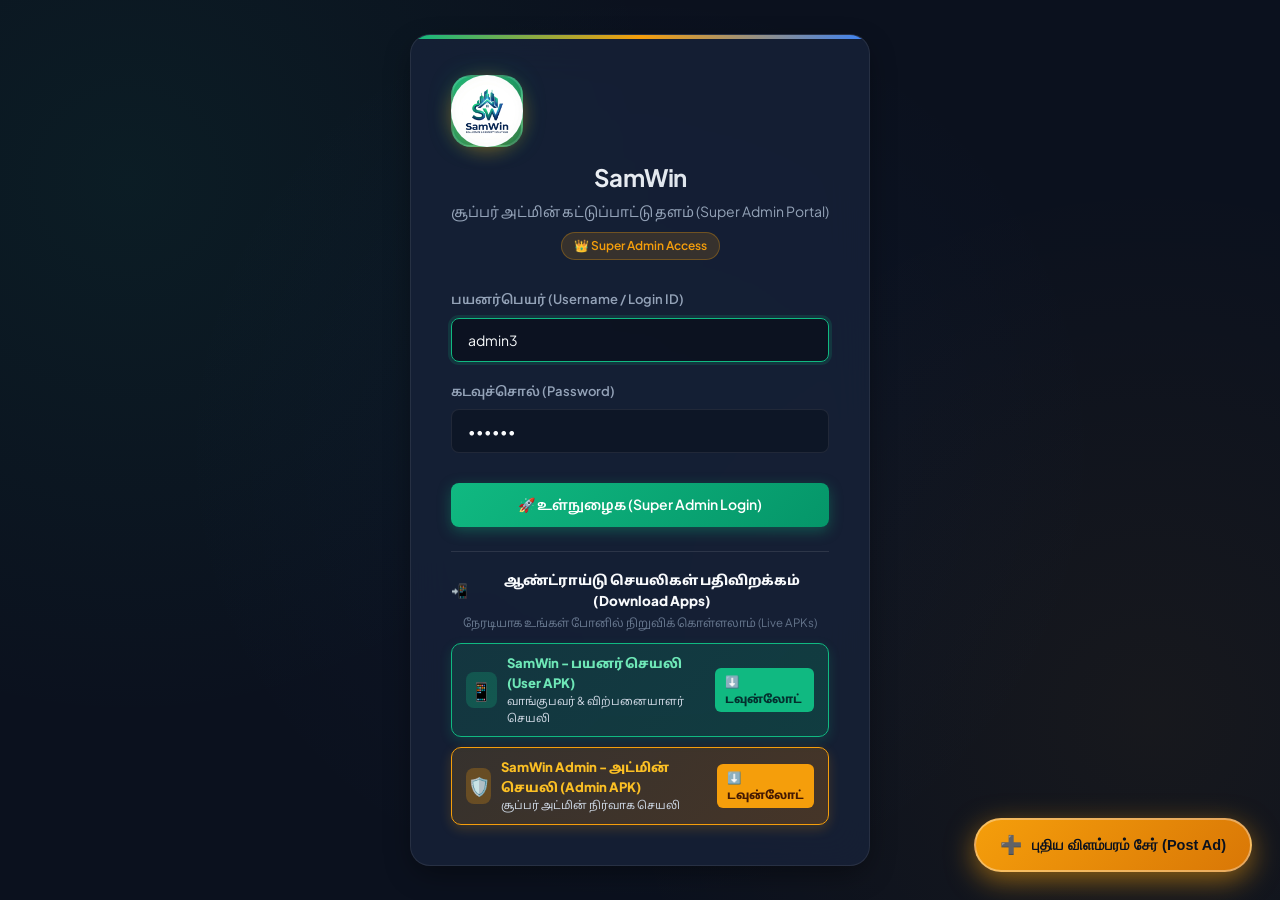
<file: admin/index.html>
<!DOCTYPE html>
<html lang="ta">
<head>
  <meta charset="UTF-8">
  <meta name="viewport" content="width=device-width, initial-scale=1.0">
  <title id="pageTitleDisplay">SamWin - Super Admin Portal | சூப்பர் அட்மின்</title>
  <link rel="icon" type="image/png" href="../assets/images/app_logo.png">
  
  <!-- Fonts -->
  <link rel="preconnect" href="https://fonts.googleapis.com">
  <link rel="preconnect" href="https://fonts.gstatic.com" crossorigin>
  <link href="https://fonts.googleapis.com/css2?family=Noto+Sans+Tamil:wght@400;500;600;700;800&family=Plus+Jakarta+Sans:wght@400;500;600;700;800&display=swap" rel="stylesheet">
  
  <!-- Styles -->
  <link rel="stylesheet" href="css/admin.css?v=20260921_0105">
</head>
<body>

  <!-- Toast Container -->
  <div id="toastContainer" class="toast-container"></div>

  <!-- ==================== 1. LOGIN SCREEN ==================== -->
  <div id="loginView" class="login-container">
    <div class="login-card">
      <div class="login-header">
        <div class="login-logo" id="loginLogoContainer" style="display:flex; justify-content:center; margin-bottom:12px;">
          <img src="../assets/images/app_logo.png" style="width: 72px; height: 72px; border-radius: 50%; object-fit: contain; box-shadow: 0 4px 18px rgba(245,158,11,0.4);" alt="SamWin Logo">
        </div>
        <h1 class="login-title" id="loginTitleDisplay">SamWin</h1>
        <p class="login-subtitle" id="loginSubtitleDisplay">சூப்பர் அட்மின் கட்டுப்பாட்டு தளம் (Super Admin Portal)</p>
        <span class="badge-super-admin">👑 Super Admin Access</span>
      </div>

      <form id="loginForm">
        <div class="form-group">
          <label class="form-label" for="loginUsername">பயனர்பெயர் (Username / Login ID)</label>
          <input type="text" id="loginUsername" class="form-control" value="admin3" placeholder="admin3" required autofocus>
        </div>

        <div class="form-group">
          <label class="form-label" for="loginPassword">கடவுச்சொல் (Password)</label>
          <input type="password" id="loginPassword" class="form-control" value="000003" placeholder="••••••" required>
        </div>

        <button type="submit" class="btn btn-primary btn-block" style="margin-top: 10px;">
          🚀 உள்நுழைக (Super Admin Login)
        </button>
      </form>

      <!-- APK Direct Downloads on Login Screen -->
      <div style="margin-top: 24px; padding-top: 18px; border-top: 1px solid rgba(255, 255, 255, 0.1);">
        <div style="text-align: center; margin-bottom: 12px;">
          <div style="font-size: 13.5px; font-weight: 800; color: #f8fafc; display: flex; align-items: center; justify-content: center; gap: 6px;">
            <span>📲</span>
            <span>ஆண்ட்ராய்டு செயலிகள் பதிவிறக்கம் (Download Apps)</span>
          </div>
          <p style="font-size: 11.5px; color: var(--text-muted); margin-top: 3px;">
            நேரடியாக உங்கள் போனில் நிறுவிக் கொள்ளலாம் (Live APKs)
          </p>
        </div>

        <div style="display: flex; flex-direction: column; gap: 10px;">
          <!-- User App APK Button -->
          <a href="/Ads.apk" class="btn-app-dl" download="SamWin.apk" style="display: flex; align-items: center; justify-content: space-between; padding: 10px 14px; background: linear-gradient(135deg, rgba(16, 185, 129, 0.15), rgba(5, 150, 105, 0.25)); border: 1.5px solid #10b981; border-radius: 10px; color: #fff; text-decoration: none; transition: transform 0.2s, box-shadow 0.2s; box-shadow: 0 4px 12px rgba(16, 185, 129, 0.2);">
            <div style="display: flex; align-items: center; gap: 10px;">
              <div style="width: 36px; height: 36px; border-radius: 8px; background: rgba(16, 185, 129, 0.25); display: flex; align-items: center; justify-content: center; font-size: 18px;">📱</div>
              <div style="text-align: left;">
                <div style="font-size: 13px; font-weight: 800; color: #6ee7b7;">SamWin - பயனர் செயலி (User APK)</div>
                <div style="font-size: 11px; color: #cbd5e1;">வாங்குபவர் & விற்பனையாளர் செயலி</div>
              </div>
            </div>
            <div style="display: flex; align-items: center; gap: 4px; background: #10b981; color: #042f2e; padding: 5px 10px; border-radius: 6px; font-weight: 800; font-size: 11.5px;">
              <span>⬇️ டவுன்லோட்</span>
            </div>
          </a>

          <!-- Admin App APK Button -->
          <a href="/AdsAdmin.apk" class="btn-app-dl" download="SamWinAdmin.apk" style="display: flex; align-items: center; justify-content: space-between; padding: 10px 14px; background: linear-gradient(135deg, rgba(245, 158, 11, 0.15), rgba(217, 119, 6, 0.25)); border: 1.5px solid #f59e0b; border-radius: 10px; color: #fff; text-decoration: none; transition: transform 0.2s, box-shadow 0.2s; box-shadow: 0 4px 12px rgba(245, 158, 11, 0.2);">
            <div style="display: flex; align-items: center; gap: 10px;">
              <div style="width: 36px; height: 36px; border-radius: 8px; background: rgba(245, 158, 11, 0.25); display: flex; align-items: center; justify-content: center; font-size: 18px;">🛡️</div>
              <div style="text-align: left;">
                <div style="font-size: 13px; font-weight: 800; color: #fbbf24;">SamWin Admin - அட்மின் செயலி (Admin APK)</div>
                <div style="font-size: 11px; color: #cbd5e1;">சூப்பர் அட்மின் நிர்வாக செயலி</div>
              </div>
            </div>
            <div style="display: flex; align-items: center; gap: 4px; background: #f59e0b; color: #451a03; padding: 5px 10px; border-radius: 6px; font-weight: 800; font-size: 11.5px;">
              <span>⬇️ டவுன்லோட்</span>
            </div>
          </a>
        </div>
      </div>
    </div>
  </div>

  <!-- ==================== 2. MAIN DASHBOARD VIEW ==================== -->
  <div id="dashboardView" class="app-container" style="display: none;">
    
    <!-- Sidebar -->
    <aside class="sidebar">
      <div class="brand-section">
        <div class="brand-icon" id="sidebarLogoContainer">
          <img src="../assets/images/app_logo.png" style="width: 38px; height: 38px; border-radius: 50%; object-fit: contain;" alt="SamWin Logo">
        </div>
        <div>
          <div class="brand-name" id="sidebarBrandName">SamWin</div>
          <div class="brand-tag" id="sidebarBrandTag">SUPER ADMIN PORTAL</div>
        </div>
      </div>

      <!-- Quick Add Property Sidebar Button -->
      <div style="padding: 12px 14px 4px 14px;">
        <button type="button" class="btn btn-gold btn-block" onclick="openAddPropertyModal()" style="display: flex; align-items: center; justify-content: center; gap: 8px; padding: 12px 14px; font-weight: 800; font-size: 13.5px; border-radius: 10px; width: 100%; box-shadow: 0 4px 14px rgba(245,158,11,0.4); cursor: pointer; text-shadow: 0 1px 2px rgba(0,0,0,0.2);">
          <span style="font-size: 16px;">➕</span>
          <span>புதிய விளம்பரம் சேர் (Post Ad)</span>
        </button>
      </div>

      <ul class="nav-menu">
        <li class="nav-item active">
          <a class="nav-link" data-tab="overview">
            <span class="icon">📊</span>
            <span>முகப்பு (Dashboard)</span>
          </a>
        </li>
        <li class="nav-item">
          <a class="nav-link" data-tab="pending-ads">
            <span class="icon">⏳</span>
            <span>காத்திருப்பில் உள்ளவை (Pending)</span>
            <span class="badge badge-pending" id="sidebarPendingBadge" style="margin-left:auto; display:none; font-size:11px; padding:2px 7px;">0</span>
          </a>
        </li>
        <li class="nav-item">
          <a class="nav-link" data-tab="properties">
            <span class="icon">🏡</span>
            <span>அனைத்து விளம்பரங்கள் (All Ads)</span>
          </a>
        </li>
        <li class="nav-item">
          <a class="nav-link" data-tab="requirements">
            <span class="icon">📋</span>
            <span>மக்களின் தேவை (Buyer Board)</span>
          </a>
        </li>
        <li class="nav-item">
          <a class="nav-link" data-tab="payments">
            <span class="icon">💰</span>
            <span>வருவாய் & கட்டணங்கள் (Revenue)</span>
          </a>
        </li>
        <li class="nav-item">
          <a class="nav-link" data-tab="calculator">
            <span class="icon">📐</span>
            <span>நில அளவை மாற்றி (Calculator)</span>
          </a>
        </li>
        <li class="nav-item">
          <a class="nav-link" data-tab="app-config">
            <span class="icon">📱</span>
            <span>ஆப் அமைப்புகள் (App Config)</span>
          </a>
        </li>
        <li class="nav-item">
          <a class="nav-link" data-tab="user-activities">
            <span class="icon">👥</span>
            <span>பயனர்கள் செயல்பாடு (Activities)</span>
          </a>
        </li>
        <li class="nav-item">
          <a class="nav-link" data-tab="live-users">
            <span class="icon">🟢</span>
            <span>நேரலை பயனர்கள் (Live Users)</span>
            <span class="badge badge-emerald" id="sidebarLiveCount" style="margin-left:auto; font-size:11px; padding:2px 7px;">0 Live</span>
          </a>
        </li>
        <li class="nav-item">
          <a class="nav-link" data-tab="settings">
            <span class="icon">⚙️</span>
            <span>சுற்றுச்சூழல் & பிராண்டிங் (.ENV)</span>
          </a>
        </li>
        <li class="nav-item">
          <a class="nav-link" href="javascript:void(0)" onclick="openApkDownloadModal()">
            <span class="icon">📲</span>
            <span>ஆப் டவுன்லோட் (Download APK)</span>
            <span class="badge badge-emerald" style="margin-left:auto; font-size:10px; font-weight:800; padding:2px 6px;">NEW</span>
          </a>
        </li>
      </ul>

      <div class="sidebar-footer">
        <div class="admin-user-card">
          <div class="admin-avatar">SA</div>
          <div class="admin-info">
            <div class="name" id="adminNameDisplay">SamWin Admin</div>
            <div class="role" id="adminRoleDisplay">Super Admin (admin3)</div>
          </div>
        </div>
        <button class="btn btn-secondary btn-block" onclick="handleLogout()" style="padding: 8px 12px; font-size: 12px;">
          🚪 வெளியேறு (Logout)
        </button>
      </div>
    </aside>

    <!-- Main Wrapper -->
    <div class="main-wrapper">
      
      <!-- Top Navbar -->
      <header class="top-navbar">
        <div class="page-title-box">
          <h1 id="topNavTitleDisplay">தென்காசி ரியல் எஸ்டேட் நிர்வாகம்</h1>
          <p id="topNavSubtitleDisplay">SamWin Land Real Estate Management System</p>
        </div>

        <div class="nav-actions">
          <!-- Real-Time Notification Bell & Dropdown -->
          <div class="notif-bell-wrapper" id="notifBellWrapper">
            <button class="btn-notif" id="notifBellBtn" onclick="toggleNotifDropdown()" title="Notifications / புதிய விளம்பர அறிவிப்புகள்">
              🔔
              <span class="notif-badge" id="notifBadgeCount" style="display: none;">0</span>
            </button>
            <div class="notif-dropdown" id="notifDropdown">
              <div class="notif-header">
                <h4>🔔 புதிய விளம்பர அறிவிப்புகள்</h4>
                <button class="notif-clear-btn" onclick="clearAllNotifications()">நீக்கு (Clear)</button>
              </div>
              <div class="notif-list" id="notifListContainer">
                <div style="padding: 24px 16px; text-align: center; color: var(--text-muted); font-size: 13px;">
                  அறிவிப்புகள் எதுவும் இல்லை (No notifications)
                </div>
              </div>
            </div>
          </div>

          <div class="status-pill-online">
            <span class="dot"></span>
            <span>API Active (.ENV / MySQL)</span>
          </div>
          <button class="btn btn-emerald" onclick="openApkDownloadModal()" style="display: flex; align-items: center; gap: 7px; font-weight: 800; box-shadow: 0 4px 14px rgba(16, 185, 129, 0.35);">
            <span style="font-size: 16px;">📲</span>
            <span>ஆப் பதிவிறக்கம் (Download APK)</span>
          </button>
          <button class="btn btn-gold" onclick="openAddPropertyModal()">
            ➕ புதிய விளம்பரம் (Post Ad)
          </button>
        </div>
      </header>

      <!-- Content Body -->
      <main class="content-body">
        
        <!-- REAL-TIME PENDING AD CONTINUOUS ALARM & DIRECT ACTION STATION -->
        <div id="pendingAdAlarmBanner" class="pending-alarm-banner" style="display: none;">
          <div class="pending-alarm-header">
            <div class="pending-alarm-content">
              <span class="pending-alarm-icon">🚨</span>
              <div class="pending-alarm-text">
                <strong id="pendingAlarmTitle">🔔 புதிய பயனர் விளம்பரம் அப்ரூவலுக்கு வந்துள்ளது! (Pending Ad Waiting for Action)</strong>
                <span id="pendingAlarmDesc">விளம்பரத்தை அங்கீகரித்து (Accept / Approve) அல்லது நிராகரிக்கும் (Reject) வரை தொடர்ந்து அலாரம் ஒலிக்கும்.</span>
              </div>
            </div>
            <div class="pending-alarm-counter">
              <span class="badge badge-pending" id="pendingAlarmCounterBadge" style="font-size: 13px; padding: 6px 14px; font-weight: 800;">1 புதிய விளம்பரம் காத்திருப்பில்</span>
            </div>
          </div>

          <!-- PENDING ADS CARD LIST DIRECTLY INSIDE THIS ALERT BANNER -->
          <div class="pending-cards-grid" id="pendingAlarmCardsContainer" style="margin-top: 14px;">
            <!-- Dynamic Pending Property Cards Injected Here with Direct Accept / Reject buttons -->
          </div>
        </div>

        <!-- TAB 1: OVERVIEW & PROPERTIES -->
        <section id="tab-overview" class="tab-panel active">
          
          <!-- QUICK MOBILE APK DOWNLOAD BANNER -->
          <div style="background: linear-gradient(135deg, rgba(15, 23, 42, 0.95), rgba(30, 41, 59, 0.95)); border: 1.5px solid rgba(16, 185, 129, 0.4); border-radius: 12px; padding: 16px 20px; margin-bottom: 24px; display: flex; align-items: center; justify-content: space-between; gap: 16px; flex-wrap: wrap; box-shadow: 0 6px 20px rgba(0,0,0,0.3);">
            <div style="display: flex; align-items: center; gap: 14px;">
              <div style="width: 46px; height: 46px; border-radius: 12px; background: rgba(16, 185, 129, 0.2); display: flex; align-items: center; justify-content: center; font-size: 24px; border: 1px solid rgba(16, 185, 129, 0.4);">📲</div>
              <div>
                <div style="font-size: 15px; font-weight: 800; color: #fff; display: flex; align-items: center; gap: 8px;">
                  <span>Ads Android செயலிகள் பதிவிறக்கத்திற்கு தயார்!</span>
                  <span class="badge badge-emerald" style="font-size: 10px; padding: 2px 7px;">v1.0.0 Live</span>
                </div>
                <div style="font-size: 12.5px; color: var(--text-muted); margin-top: 3px;">
                  வாடிக்கையாளர் செயலி (User App) மற்றும் சூப்பர் அட்மின் செயலி (Admin App) இரண்டையும் இங்கிருந்தே நேரடியாக பதிவிறக்கலாம்.
                </div>
              </div>
            </div>
            <div style="display: flex; gap: 10px; flex-wrap: wrap;">
              <a href="/Ads.apk" download="SamWin.apk" class="btn btn-emerald" style="display: flex; align-items: center; gap: 6px; font-size: 12.5px; font-weight: 800; text-decoration: none; padding: 9px 16px; box-shadow: 0 4px 12px rgba(16, 185, 129, 0.3);">
                <span>📱 பயனர் ஆப் (User APK)</span>
              </a>
              <a href="/AdsAdmin.apk" download="SamWinAdmin.apk" class="btn btn-gold" style="display: flex; align-items: center; gap: 6px; font-size: 12.5px; font-weight: 800; text-decoration: none; padding: 9px 16px; box-shadow: 0 4px 12px rgba(245, 158, 11, 0.3);">
                <span>🛡️ அட்மின் ஆப் (Admin APK)</span>
              </a>
              <button type="button" onclick="openApkDownloadModal()" class="btn btn-secondary" style="font-size: 12.5px; font-weight: 700; padding: 9px 14px;">
                ℹ️ விவரங்கள்
              </button>
            </div>
          </div>

          <!-- KPI Stats Grid -->
          <div class="stats-grid">
            <div class="stat-card">
              <div class="stat-info">
                <h3>மொத்த விளம்பரங்கள்</h3>
                <div class="stat-number" id="statTotalAds">0</div>
                <div class="stat-sub">Total Property Listings</div>
              </div>
              <div class="stat-icon-wrapper icon-emerald">🏡</div>
            </div>

            <div class="stat-card">
              <div class="stat-info">
                <h3>நேரலை விளம்பரங்கள்</h3>
                <div class="stat-number" id="statActiveAds">0</div>
                <div class="stat-sub">Active & Live Ads</div>
              </div>
              <div class="stat-icon-wrapper icon-gold">⚡</div>
            </div>

            <div class="stat-card">
              <div class="stat-info">
                <h3>சரிபார்ப்பில் உள்ளவை</h3>
                <div class="stat-number" id="statPendingAds">0</div>
                <div class="stat-sub">Pending Verification</div>
              </div>
              <div class="stat-icon-wrapper icon-blue">⏳</div>
            </div>

            <div class="stat-card">
              <div class="stat-info">
                <h3>மக்களின் தேவை</h3>
                <div class="stat-number" id="statRequirements">0</div>
                <div class="stat-sub">Buyer Requests Board</div>
              </div>
              <div class="stat-icon-wrapper icon-purple">📋</div>
            </div>

            <div class="stat-card">
              <div class="stat-info">
                <h3>பார்வைகள் (Total Views)</h3>
                <div class="stat-number" id="statViews">0</div>
                <div class="stat-sub">Total Ad Engagements</div>
              </div>
              <div class="stat-icon-wrapper icon-emerald">👁️</div>
            </div>

            <div class="stat-card">
              <div class="stat-info">
                <h3>மொத்த வசூல் (Revenue)</h3>
                <div class="stat-number" id="statRevenue">₹0</div>
                <div class="stat-sub">Paid Contact Unlocks</div>
              </div>
              <div class="stat-icon-wrapper icon-gold">💰</div>
            </div>

            <div class="stat-card">
              <div class="stat-info">
                <h3>கட்டண தொடர்புகள்</h3>
                <div class="stat-number" id="statPaidUnlocks">0</div>
                <div class="stat-sub">₹30 Contact Views</div>
              </div>
              <div class="stat-icon-wrapper icon-emerald">🔓</div>
            </div>

            <div class="stat-card" style="cursor: pointer; border-left: 4px solid #10b981;" onclick="switchTab('live-users')" title="நேரலை பயனர்களைப் பார்க்க கிளிக் செய்க">
              <div class="stat-info">
                <h3>நேரலை பயனர்கள்</h3>
                <div class="stat-number" id="statDashboardLiveUsers" style="color: #10b981;">0</div>
                <div class="stat-sub">Live Active Users (App / Web) →</div>
              </div>
              <div class="stat-icon-wrapper icon-emerald">👥</div>
            </div>
          </div>

          <!-- PENDING APPROVALS QUICK BANNER (Overview) -->
          <div class="pending-approvals-box" id="pendingApprovalsSection" style="display: none;">
            <div class="pending-box-header">
              <div class="pending-box-title">
                <span>🔔 சரிபார்க்க வேண்டிய புதிய பயனர் விளம்பரங்கள் (Pending Ad Approvals)</span>
                <span class="pending-badge-count" id="pendingBoxBadgeCount">0 காத்திருப்பில்</span>
              </div>
              <div style="display:flex; justify-content:space-between; align-items:center;">
                <div style="font-size: 12px; color: var(--text-muted);">
                  பயனர்கள் சமர்ப்பித்த விளம்பரங்கள் • அப்ரூவல் செய்தவுடன் உடனடியாக தளத்தில் நேரலையாக தோன்றும்
                </div>
                <button class="btn btn-gold" style="font-size:12px; padding:4px 10px;" onclick="switchTab('pending-ads')">
                  ⏳ அனைத்தையும் சரிபார்க்க →
                </button>
              </div>
            </div>
            <div class="pending-cards-grid" id="pendingCardsContainer">
              <!-- Dynamic Pending Property Cards Injected Here -->
            </div>
          </div>

          <!-- RECENT & ALL PROPERTIES PREVIEW SECTION (Overview) -->
          <div class="section-card" style="margin-top: 24px;">
            <div class="section-header">
              <div>
                <h2 class="section-title">🏡 சமீபத்திய விளம்பரங்கள் (Recent & All Property Listings)</h2>
                <p style="font-size: 13px; color: var(--text-muted); margin-top: 4px;">
                  தென்காசி ரியல் எஸ்டேட் விளம்பரங்களின் நேரலை பட்டியல் • முழு அட்டவணை மற்றும் வடிகட்டிகளுக்கு 'அனைத்து விளம்பரங்கள்' பகுதிக்கு செல்லலாம்.
                </p>
              </div>
              <button class="btn btn-gold" onclick="switchTab('properties')">
                🏡 அனைத்து விளம்பரங்களையும் பார் (View All Ads →)
              </button>
            </div>

            <div class="custom-table-responsive">
              <table class="custom-table">
                <thead>
                  <tr>
                    <th>விளம்பரம் (Property / Location)</th>
                    <th>பிரிவு (Category)</th>
                    <th>விலை & அளவு (Price & Size)</th>
                    <th>உரிமையாளர் / ஏஜென்ட்</th>
                    <th>நிலை (Status)</th>
                    <th style="text-align: right;">செயல்கள் (Actions)</th>
                  </tr>
                </thead>
                <tbody id="overviewPropertiesTableBody">
                  <!-- Rendered via JS -->
                </tbody>
              </table>
            </div>
          </div>

        </section>

        <!-- TAB: PENDING ADS (காத்திருப்பில் உள்ளவை / வெயிட்டிங் ஃபார் அக்சப்ட்) -->
        <section id="tab-pending-ads" class="tab-panel">
          <div class="section-card">
            <div class="section-header">
              <div>
                <h2 class="section-title">⏳ சரிபார்க்க வேண்டிய பயனர் விளம்பரங்கள் (Pending Ad Approvals / Waiting for Accept)</h2>
                <p style="font-size: 13px; color: var(--text-muted); margin-top: 4px;">
                  பயனர்கள் சமர்ப்பித்த புதிய விளம்பரங்கள் • ஆய்வு செய்து அப்ரூவல் அல்லது நிராகரிக்கலாம்.
                </p>
              </div>
              <span class="badge badge-pending" id="pendingSectionBadgeCount" style="font-size: 13px; padding: 6px 14px;">0 காத்திருப்பில்</span>
            </div>
            <div class="pending-cards-grid" id="pendingCardsDedicatedContainer">
              <!-- Dedicated Pending Property Cards Injected Here -->
            </div>
          </div>
        </section>

        <!-- TAB: ALL PROPERTIES & FREE/PAID PERMISSION CONTROL -->
        <section id="tab-properties" class="tab-panel">
          <!-- Category Quick Selection Pills -->
          <div class="category-pills-row">
            <div class="cat-pill-card active" data-cat="all">
              <div class="cat-icon">🌟</div>
              <div class="cat-title">அனைத்தும்</div>
              <div class="cat-count">All Categories</div>
            </div>
            <div class="cat-pill-card" data-cat="house">
              <div class="cat-icon">🏡</div>
              <div class="cat-title">வீடு / வில்லா</div>
              <div class="cat-count"><span id="catCountHouse">0</span> Ads</div>
            </div>
            <div class="cat-pill-card" data-cat="land">
              <div class="cat-icon">📐</div>
              <div class="cat-title">மனை / நிலம்</div>
              <div class="cat-count"><span id="catCountLand">0</span> Ads</div>
            </div>
            <div class="cat-pill-card" data-cat="farmland">
              <div class="cat-icon">🌴</div>
              <div class="cat-title">தோட்டம்</div>
              <div class="cat-count"><span id="catCountFarmland">0</span> Ads</div>
            </div>
            <div class="cat-pill-card" data-cat="shop">
              <div class="cat-icon">🏪</div>
              <div class="cat-title">கடை / வணிகம்</div>
              <div class="cat-count"><span id="catCountShop">0</span> Ads</div>
            </div>
            <div class="cat-pill-card" data-cat="apartment">
              <div class="cat-icon">🏢</div>
              <div class="cat-title">அபார்ட்மெண்ட்</div>
              <div class="cat-count"><span id="catCountApartment">0</span> Ads</div>
            </div>
            <div class="cat-pill-card" data-cat="rental">
              <div class="cat-icon">🔑</div>
              <div class="cat-title">வாடகை / லீஸ்</div>
              <div class="cat-count"><span id="catCountRental">0</span> Ads</div>
            </div>
          </div>

          <!-- Properties Master Table Section -->
          <div class="section-card">
            <div class="section-header">
              <div class="section-title">
                <span>🏡 அனைத்து சொத்து விளம்பரங்கள் & இலவச/கட்டண அனுமதி (All Ads - Free/Paid Control)</span>
              </div>

              <div class="table-controls">
                <div class="search-input-box">
                  <span class="search-icon">🔍</span>
                  <input type="text" id="tableSearchInput" class="form-control" placeholder="தேடுக (Title, City, Owner, ID)...">
                </div>

                <select id="tableCategoryFilter" class="select-filter">
                  <option value="all">அனைத்து பிரிவுகள் (All Categories)</option>
                  <option value="house">வீடு (House / Villa)</option>
                  <option value="land">மனை / நிலம் (Land / Plots)</option>
                  <option value="farmland">தோட்டம் (Farmland / Orchard)</option>
                  <option value="shop">கடை / வணிகம் (Shop / Commercial)</option>
                  <option value="apartment">அபார்ட்மெண்ட் (Apartment)</option>
                  <option value="rental">வாடகைக்கு (Rental / Lease)</option>
                </select>

                <select id="tableStatusFilter" class="select-filter">
                  <option value="all">அனைத்து நிலைகள் (All Status)</option>
                  <option value="active">Active (நேரலை)</option>
                  <option value="pending">Pending (காத்திருப்பு)</option>
                  <option value="sold">Sold (விற்பனையானது)</option>
                </select>

                <select id="tableAccessFilter" class="select-filter" onchange="handleAccessFilterChange(this.value)">
                  <option value="all">அனைத்து அனுமதிகள் (All Access)</option>
                  <option value="free">🟢 இலவச விளம்பரங்கள் (Free Only)</option>
                  <option value="paid">💎 கட்டண விளம்பரங்கள் (Paid Only)</option>
                </select>

                <button class="btn btn-primary" onclick="openAddPropertyModal()">
                  ➕ விளம்பரம் சேர்
                </button>
              </div>
            </div>

            <!-- Table -->
            <div class="custom-table-responsive">
              <table class="custom-table">
                <thead>
                  <tr>
                    <th>விளம்பரம் (Property / Location)</th>
                    <th>பிரிவு (Category)</th>
                    <th>விலை & அளவு (Price & Size)</th>
                    <th>உரிமையாளர் / ஏஜென்ட்</th>
                    <th>சரிபார்ப்பு (Verification)</th>
                    <th>அணுகல் பர்மிஷன் (Free / Paid)</th>
                    <th>நிலை (Status)</th>
                    <th style="text-align: right;">செயல்கள் (Actions)</th>
                  </tr>
                </thead>
                <tbody id="propertiesTableBody">
                  <!-- Rendered via JS -->
                </tbody>
              </table>
            </div>
          </div>
        </section>

        <!-- TAB 2: BUYER REQUIREMENTS BOARD -->
        <section id="tab-requirements" class="tab-panel">
          <div class="section-card">
            <div class="section-header">
              <div>
                <h2 class="section-title">📋 மக்களின் தேவை பலகை (Buyer Requirements Board)</h2>
                <p style="font-size: 13px; color: var(--text-muted); margin-top: 4px;">
                  தென்காசி மற்றும் சுற்றுவட்டார வாடிக்கையாளர்களின் நேரடி சொத்து தேவைகள் மற்றும் தொடர்புகள்.
                </p>
              </div>
              <button class="btn btn-gold" onclick="openAddRequirementModal()">
                ➕ புதிய தேவை பதிவு (Add Requirement)
              </button>
            </div>

            <div id="requirementsGrid" class="requirements-grid">
              <!-- Rendered via JS -->
            </div>
          </div>
        </section>

        <!-- TAB 3: LAND UNIT CALCULATOR -->
        <section id="tab-calculator" class="tab-panel">
          <div class="calculator-box">
            <h2 style="font-size: 22px; font-weight: 800; color: #ffffff; text-align: center; margin-bottom: 8px;">
              📐 நில அளவை & விலை மாற்றி (Land Unit & Price Calculator)
            </h2>
            <p style="font-size: 13px; color: var(--text-secondary); text-align: center; margin-bottom: 24px;">
              சென்ட் (Cents), குழி (Kuzhi), ஏக்கர் (Acres), சதுர அடி (Sq.Ft) மற்றும் கிரவுண்ட் (Grounds) இடையிலான துல்லிய அளவீடு.
            </p>

            <div class="calc-input-row">
              <div class="form-group" style="margin-bottom:0;">
                <label class="form-label">நிலத்தின் அளவு (Land Value)</label>
                <input type="number" id="calcInputVal" class="form-control" value="10" placeholder="10">
              </div>
              <div class="form-group" style="margin-bottom:0;">
                <label class="form-label">அளவை அலகு (Unit)</label>
                <select id="calcInputUnit" class="form-control">
                  <option value="cent" selected>சென்ட் (Cents)</option>
                  <option value="kuzhi">குழி (Kuzhi - 144 Sq.Ft)</option>
                  <option value="sqft">சதுர அடி (Sq.Ft)</option>
                  <option value="acre">ஏக்கர் (Acres)</option>
                  <option value="ground">கிரவுண்ட் (Grounds - 2400 Sq.Ft)</option>
                  <option value="maa">மா (Maa - 100 Kuzhi)</option>
                </select>
              </div>
            </div>

            <!-- Rate Calculator -->
            <div class="calc-input-row">
              <div class="form-group" style="margin-bottom:0;">
                <label class="form-label">ஒரு அலகின் விலை மதிப்பு (Rate ₹)</label>
                <input type="number" id="calcRateVal" class="form-control" value="250000" placeholder="250000">
              </div>
              <div class="form-group" style="margin-bottom:0;">
                <label class="form-label">விலை அலகு (Rate Per)</label>
                <select id="calcRateUnit" class="form-control">
                  <option value="cent" selected>1 சென்ட் வீதம்</option>
                  <option value="kuzhi">1 குழி வீதம்</option>
                  <option value="sqft">1 சதுர அடி வீதம்</option>
                  <option value="acre">1 ஏக்கர் வீதம்</option>
                </select>
              </div>
            </div>

            <!-- Results Grid -->
            <div class="calc-results-grid">
              <div class="calc-result-card">
                <div class="unit-label">சென்ட் (Cents)</div>
                <div class="unit-val" id="resCent">0</div>
              </div>
              <div class="calc-result-card">
                <div class="unit-label">குழி (Kuzhi)</div>
                <div class="unit-val" id="resKuzhi">0</div>
              </div>
              <div class="calc-result-card">
                <div class="unit-label">சதுர அடி (Sq.Ft)</div>
                <div class="unit-val" id="resSqFt">0</div>
              </div>
              <div class="calc-result-card">
                <div class="unit-label">ஏக்கர் (Acres)</div>
                <div class="unit-val" id="resAcre">0</div>
              </div>
              <div class="calc-result-card">
                <div class="unit-label">கிரவுண்ட் (Grounds)</div>
                <div class="unit-val" id="resGround">0</div>
              </div>
              <div class="calc-result-card">
                <div class="unit-label">மா (Maa)</div>
                <div class="unit-val" id="resMaa">0</div>
              </div>
            </div>

            <!-- Total Estimated Price Card -->
            <div style="margin-top: 24px; padding: 20px; background: rgba(16, 185, 129, 0.1); border: 1px solid rgba(16, 185, 129, 0.3); border-radius: var(--radius-sm); text-align: center;">
              <div style="font-size: 13px; color: var(--text-secondary); margin-bottom: 4px;">மதிப்பிடப்பட்ட மொத்த சொத்து விலை (Total Estimated Value):</div>
              <div id="resTotalPrice" style="font-size: 28px; font-weight: 800; color: var(--accent-primary);">₹0</div>
            </div>
          </div>
        </section>

        <!-- TAB: REVENUE & PAYMENTS -->
        <section id="tab-payments" class="tab-panel">
          <div class="section-card">
            <div class="section-header">
              <div>
                <h2 class="section-title">💰 வருவாய் & கட்டண பரிவர்த்தனைகள் (Revenue & Payments)</h2>
                <p style="font-size: 13px; color: var(--text-muted); margin-top: 4px;">
                  வாடிக்கையாளர்கள் ₹30 செலுத்தி தொடர்பு எண்களை திறந்த நேரடி பரிவர்த்தனைகள்
                </p>
              </div>
              <button class="btn btn-secondary" onclick="loadPaymentsData()">
                🔄 புதுப்பி (Refresh)
              </button>
            </div>

            <div class="stats-grid" style="margin-bottom: 24px;">
              <div class="stat-card">
                <div class="stat-info">
                  <h3>மொத்த வசூல் (Total Revenue)</h3>
                  <div class="stat-number" id="paySummaryTotal">₹0</div>
                  <div class="stat-sub">Razorpay UPI & Cards Total</div>
                </div>
                <div class="stat-icon-wrapper icon-gold">💰</div>
              </div>

              <div class="stat-card">
                <div class="stat-info">
                  <h3>கட்டண தொடர்புகள்</h3>
                  <div class="stat-number" id="paySummaryPaidCount">0</div>
                  <div class="stat-sub">Paid Unlocks (₹30 each)</div>
                </div>
                <div class="stat-icon-wrapper icon-emerald">🔓</div>
              </div>

              <div class="stat-card">
                <div class="stat-info">
                  <h3>இலவச பார்வைகள்</h3>
                  <div class="stat-number" id="paySummaryFreeCount">0</div>
                  <div class="stat-sub">Free Contact Views (3 Quota)</div>
                </div>
                <div class="stat-icon-wrapper icon-blue">🎁</div>
              </div>

              <div class="stat-card">
                <div class="stat-info">
                  <h3>ஒரு தொடர்பு கட்டணம்</h3>
                  <div class="stat-number" id="paySummaryPrice">₹30</div>
                  <div class="stat-sub">Price per Contact Unlock</div>
                </div>
                <div class="stat-icon-wrapper icon-purple">⚡</div>
              </div>
            </div>

            <!-- PRICING & OFFER CONTROL CENTER -->
            <div style="background: linear-gradient(135deg, rgba(23, 34, 56, 0.95), rgba(15, 23, 42, 0.95)); border: 1.5px solid rgba(245, 158, 11, 0.35); border-radius: var(--radius-md); padding: 22px; margin-bottom: 24px; box-shadow: 0 10px 25px rgba(0,0,0,0.4);">
              <div style="display: flex; justify-content: space-between; align-items: center; margin-bottom: 18px; flex-wrap: wrap; gap: 10px;">
                <div>
                  <div style="font-size: 16px; font-weight: 800; color: #fbbf24; display: flex; align-items: center; gap: 8px;">
                    ⚙️ கட்டணங்கள், இலவச வரம்பு & ஆஃபர் மேலாண்மை (Pricing & Offer Controls)
                  </div>
                  <div style="font-size: 12.5px; color: var(--text-muted); margin-top: 3px;">
                    சூப்பர் அட்மின் நினைத்தால் எந்த நேரத்திலும் இலவச வரம்பு, கட்டண தொகை (₹30 அல்லது ₹10) மற்றும் தள்ளுபடி ஆஃபர்களை மாற்றிக்கொள்ளலாம்.
                  </div>
                </div>
                <button class="btn btn-emerald" style="font-weight: 800; padding: 9px 18px;" onclick="savePricingOfferSettings()">
                  💾 அமைப்புகளை சேமி (Save Pricing & Offers)
                </button>
              </div>

              <div class="form-grid-3" style="margin-bottom: 16px;">
                <div class="form-group">
                  <label class="form-label" style="color: #6ee7b7;">🎁 ஆரம்ப இலவச தொடர்புகள் வரம்பு</label>
                  <input type="number" id="pricing_FREE_CONTACT_LIMIT" class="form-control" placeholder="3" min="0" max="50" value="3">
                  <small style="color: var(--text-muted); font-size: 11px;">புதிய பயனர் லாகின் செய்ததும் பார்க்கும் இலவச எண்கள் (Default: 3)</small>
                </div>

                <div class="form-group">
                  <label class="form-label" style="color: #fbbf24;">🏷️ வழக்கமான கட்டணம் (₹ Standard Price)</label>
                  <input type="number" id="pricing_CONTACT_UNLOCK_PRICE" class="form-control" placeholder="30" min="1" value="30">
                  <small style="color: var(--text-muted); font-size: 11px;">இலவச வரம்பு முடிந்த பின் ஒரு திறப்பிற்கான கட்டணம் (Default: ₹30)</small>
                </div>

                <div class="form-group">
                  <label class="form-label" style="color: #93c5fd;">🔢 கட்டணத்திற்கு திறக்கப்படும் எண்கள்</label>
                  <input type="number" id="pricing_UNLOCK_CONTACTS_COUNT" class="form-control" placeholder="1" min="1" value="1">
                  <small style="color: var(--text-muted); font-size: 11px;">கட்டணம் செலுத்தினால் எத்தனை தொடர்பு எண்கள் திறக்க வேண்டும்</small>
                </div>
              </div>

              <!-- Offer Controls Box -->
              <div style="background: rgba(245, 158, 11, 0.07); border: 1px dashed rgba(245, 158, 11, 0.4); border-radius: var(--radius-sm); padding: 16px; margin-bottom: 16px;">
                <div style="display: flex; align-items: center; justify-content: space-between; margin-bottom: 14px; flex-wrap: wrap; gap: 8px;">
                  <label style="display: flex; align-items: center; gap: 8px; font-weight: 700; color: #fbbf24; cursor: pointer;">
                    <input type="checkbox" id="pricing_OFFER_ACTIVE" style="width: 18px; height: 18px; accent-color: #f59e0b;" onchange="updateOfferBadgeStatus(this.checked)">
                    <span>⚡ சிறப்பு தள்ளுபடி ஆஃபர் இயக்கவும் (Enable Promotional Offer)</span>
                  </label>
                  <span class="badge" id="pricingOfferStatusBadge" style="background: rgba(148, 163, 184, 0.15); color: #94a3b8;">ஆஃபர் முடக்கத்தில் உள்ளது</span>
                </div>

                <div class="form-grid-3">
                  <div class="form-group">
                    <label class="form-label">🏷️ ஆஃபர் விலை (Special Offer ₹)</label>
                    <input type="number" id="pricing_OFFER_UNLOCK_PRICE" class="form-control" placeholder="10" min="1" value="10">
                    <small style="color: var(--text-muted); font-size: 11px;">உதா: ₹10 மட்டும் (தள்ளுபடி விலை)</small>
                  </div>

                  <div class="form-group">
                    <label class="form-label">🔢 ஆஃபரில் திறக்கப்படும் தொடர்புகள்</label>
                    <input type="number" id="pricing_OFFER_CONTACTS_COUNT" class="form-control" placeholder="1" min="1" value="1">
                    <small style="color: var(--text-muted); font-size: 11px;">ஆஃபரில் எத்தனை எண்கள் திறக்கப்படும் (உதா: 1 அல்லது 3)</small>
                  </div>

                  <div class="form-group">
                    <label class="form-label">📢 ஆஃபர் பேனர் வாசகம் (Banner Text)</label>
                    <input type="text" id="pricing_OFFER_BANNER_TEXT" class="form-control" placeholder="சிறப்பு சலுகை: வெறும் ₹10 செலுத்தி உரிமையாளர் எண்ணை உடனே பெறலாம்!" value="சிறப்பு சலுகை: வெறும் ₹10 செலுத்தி உரிமையாளர் எண்ணை உடனே பெறலாம்!">
                    <small style="color: var(--text-muted); font-size: 11px;">வாடிக்கையாளர்களுக்கு காட்டப்படும் அறிவிப்பு</small>
                  </div>
                </div>
              </div>

              <!-- Quick Presets -->
              <div style="display: flex; align-items: center; gap: 8px; flex-wrap: wrap;">
                <span style="font-size: 12px; font-weight: 700; color: var(--text-muted);">⚡ விரைவு அமைப்புகள் (Presets):</span>
                <button type="button" class="btn btn-secondary" style="padding: 4px 10px; font-size: 11px;" onclick="applyPricingPreset(3, 30, 1, false, 10, 1, 'சிறப்பு சலுகை: வெறும் ₹10 செலுத்தி உரிமையாளர் எண்ணை உடனே பெறலாம்!')">
                  ⭐ இயல்பு: 3 இலவசம் + ₹30 கட்டணம்
                </button>
                <button type="button" class="btn btn-gold" style="padding: 4px 10px; font-size: 11px;" onclick="applyPricingPreset(3, 30, 1, true, 10, 1, '🎉 சிறப்பு ஆஃபர்: வெறும் ₹10 செலுத்தி உரிமையாளர் எண்ணை உடனே அறியலாம்!')">
                  🔥 சூப்பர் ஆஃபர்: 3 இலவசம் + ₹10 ஆஃபர்
                </button>
                <button type="button" class="btn btn-secondary" style="padding: 4px 10px; font-size: 11px;" onclick="applyPricingPreset(5, 20, 1, false, 10, 1, 'சிறப்பு சலுகை!')">
                  🎁 5 இலவசம் + ₹20 கட்டணம்
                </button>
                <button type="button" class="btn btn-secondary" style="padding: 4px 10px; font-size: 11px;" onclick="applyPricingPreset(0, 10, 1, true, 10, 1, 'நேரடி கட்டணம்: ₹10 மட்டும்')">
                  ⚡ 0 இலவசம் + நேரடி ₹10 கட்டணம்
                </button>
              </div>
            </div>

            <div class="table-container">
              <table class="data-table">
                <thead>
                  <tr>
                    <th>பரிவர்த்தனை ID</th>
                    <th>தேதி & நேரம்</th>
                    <th>சொத்தின் தலைப்பு</th>
                    <th>வாடிக்கையாளர்</th>
                    <th>கட்டண முறை</th>
                    <th>தொகை</th>
                    <th>நிலை</th>
                  </tr>
                </thead>
                <tbody id="paymentsTableBody">
                  <tr><td colspan="7" style="text-align:center; padding:30px; color:var(--text-muted);">ஏற்றப்படுகிறது...</td></tr>
                </tbody>
              </table>
            </div>
          </div>
        </section>

        <!-- TAB 4: ENVIRONMENT & WHITE-LABEL CONFIGURATION -->
        <section id="tab-settings" class="tab-panel">
          <div class="section-card">
            <div class="section-header">
              <div>
                <h2 class="section-title">⚙️ ஒயிட் லேபில் & சுற்றுச்சூழல் அமைப்புகள் (White-Label & .ENV Settings)</h2>
                <p style="font-size: 13px; color: var(--text-muted); margin-top: 4px;">
                  லோகோ, பிராண்ட் பெயர், தொடர்பு எண்கள், தீம் வண்ணங்கள் மற்றும் MySQL டேட்டாபேஸ் அமைப்புகளை இங்கிருந்தே மாற்றலாம்.
                </p>
              </div>
              <div style="display:flex; gap:10px;">
                <button class="btn btn-secondary" onclick="resetEnvConfig()">🔄 Reset Defaults</button>
                <button class="btn btn-primary" onclick="saveEnvForm()">💾 சேமிக்க (Save Settings)</button>
              </div>
            </div>

            <!-- Sub Navigation Tabs for Form vs Raw -->
            <div style="display:flex; gap:12px; margin-bottom: 24px;">
              <button id="btnEnvTabForm" class="btn btn-primary" style="padding:8px 16px; font-size:13px;" onclick="toggleEnvEditorView('form')">🎛️ ஒயிட் லேபில் & அமைப்புகள் படிவம்</button>
              <button id="btnEnvTabRaw" class="btn btn-secondary" style="padding:8px 16px; font-size:13px;" onclick="toggleEnvEditorView('raw')">📝 நேரடி .env எடிட்டர் (Raw .env)</button>
            </div>

            <!-- Form View Section -->
            <div id="envFormSection">
              
              <!-- Card 1: White-Label Branding & Identity -->
              <div style="background: rgba(11, 17, 30, 0.5); border: 1px solid var(--border-glass); border-radius: var(--radius-md); padding: 22px; margin-bottom: 20px;">
                <div style="font-size:16px; font-weight:700; color:var(--accent-gold); margin-bottom:16px; display:flex; align-items:center; gap:8px;">
                  🏷️ பிராண்டிங் & லோகோ மேலாண்மை (Brand Identity & Logo Customization)
                </div>

                <div class="form-grid-3">
                  <div class="form-group">
                    <label class="form-label">செயலி / இணையதள பெயர் (App & Brand Name) *</label>
                    <input type="text" id="env_APP_NAME" class="form-control" placeholder="SamWin Land" required>
                  </div>
                  <div class="form-group">
                    <label class="form-label">டேக்லைன் / முழக்கம் (Slogan / Tagline)</label>
                    <input type="text" id="env_APP_TAGLINE" class="form-control" placeholder="தென்காசி கனவுகள் - ரியல் எஸ்டேட்">
                  </div>
                  <div class="form-group">
                    <label class="form-label">லோகோ ஐகான் / Emoji (Logo Symbol)</label>
                    <input type="text" id="env_APP_LOGO_EMOJI" class="form-control" placeholder="🏛️">
                  </div>
                </div>

                <div class="form-grid-2">
                  <div class="form-group">
                    <label class="form-label">லோகோ பட முகவரி (Logo Image URL)</label>
                    <input type="text" id="env_APP_LOGO_URL" class="form-control" placeholder="https://domain.com/logo.png அல்லது பதிவேற்றவும்">
                  </div>
                  <div class="form-group">
                    <label class="form-label">புதிய லோகோ படம் Upload செய்ய (Logo Upload)</label>
                    <input type="file" id="uploadLogoFile" class="form-control" accept="image/*" onchange="handleBrandImageUpload(this, 'logo')">
                  </div>
                </div>

                <div class="form-grid-2">
                  <div class="form-group">
                    <label class="form-label">Hero Banner Image URL (முகப்பு பேனர்)</label>
                    <input type="text" id="env_HERO_BANNER_URL" class="form-control" placeholder="https://domain.com/banner.jpg">
                  </div>
                  <div class="form-group">
                    <label class="form-label">புதிய Banner படம் Upload செய்ய</label>
                    <input type="file" id="uploadBannerFile" class="form-control" accept="image/*" onchange="handleBrandImageUpload(this, 'banner')">
                  </div>
                </div>

                <div class="form-grid-3">
                  <div class="form-group">
                    <label class="form-label">முதன்மை வண்ணம் (Primary Color)</label>
                    <div style="display:flex; gap:8px;">
                      <input type="color" id="env_PRIMARY_COLOR_PICKER" value="#10b981" style="width:44px; height:42px; border:none; border-radius:6px; cursor:pointer;" onchange="document.getElementById('env_PRIMARY_COLOR').value = this.value">
                      <input type="text" id="env_PRIMARY_COLOR" class="form-control" value="#10B981" onchange="document.getElementById('env_PRIMARY_COLOR_PICKER').value = this.value">
                    </div>
                  </div>
                  <div class="form-group">
                    <label class="form-label">துணை வண்ணம் (Accent Gold)</label>
                    <div style="display:flex; gap:8px;">
                      <input type="color" id="env_ACCENT_COLOR_PICKER" value="#f59e0b" style="width:44px; height:42px; border:none; border-radius:6px; cursor:pointer;" onchange="document.getElementById('env_ACCENT_COLOR').value = this.value">
                      <input type="text" id="env_ACCENT_COLOR" class="form-control" value="#F59E0B" onchange="document.getElementById('env_ACCENT_COLOR_PICKER').value = this.value">
                    </div>
                  </div>
                  <div class="form-group">
                    <label class="form-label">நிறுவனத்தின் பெயர் (Company Name)</label>
                    <input type="text" id="env_COMPANY_NAME" class="form-control" placeholder="SamWin Real Estate Group">
                  </div>
                </div>

                <div class="form-group">
                  <label class="form-label">அடிக்குறிப்பு காப்புரிமை வாசகம் (Footer Copyright)</label>
                  <input type="text" id="env_FOOTER_COPYRIGHT" class="form-control" placeholder="© 2026 SamWin Land. All Rights Reserved.">
                </div>
              </div>

              <!-- Card 2: Contact & Social Media Information -->
              <div style="background: rgba(11, 17, 30, 0.5); border: 1px solid var(--border-glass); border-radius: var(--radius-md); padding: 22px; margin-bottom: 20px;">
                <div style="font-size:16px; font-weight:700; color:var(--accent-primary); margin-bottom:16px; display:flex; align-items:center; gap:8px;">
                  📞 தொடர்பு & சமூக வலைதளங்கள் (Contact & Social Details)
                </div>

                <div class="form-grid-3">
                  <div class="form-group">
                    <label class="form-label">அட்மின் / உரிமையாளர் பெயர்</label>
                    <input type="text" id="env_ADMIN_NAME" class="form-control" placeholder="Murugan Nagarajan">
                  </div>
                  <div class="form-group">
                    <label class="form-label">அழைப்பு எண் (Admin Contact Phone) *</label>
                    <input type="text" id="env_ADMIN_PHONE" class="form-control" placeholder="+91 98941 74944" required>
                  </div>
                  <div class="form-group">
                    <label class="form-label">அதிகாரப்பூர்வ WhatsApp எண் *</label>
                    <input type="text" id="env_WHATSAPP_NUMBER" class="form-control" placeholder="+91 98941 74944" required>
                  </div>
                </div>

                <div class="form-grid-3">
                  <div class="form-group">
                    <label class="form-label">அதிகாரப்பூர்வ Support Email</label>
                    <input type="email" id="env_ADMIN_EMAIL" class="form-control" placeholder="tenkasidreams@gmail.com">
                  </div>
                  <div class="form-group">
                    <label class="form-label">நகரம் / மாவட்டம் (Default City)</label>
                    <input type="text" id="env_DEFAULT_CITY" class="form-control" placeholder="Tenkasi">
                  </div>
                  <div class="form-group">
                    <label class="form-label">நாணயக் குறியீடு (Currency Symbol)</label>
                    <input type="text" id="env_CURRENCY_SYMBOL" class="form-control" placeholder="₹">
                  </div>
                </div>

                <div class="form-group">
                  <label class="form-label">முழு அலுவலக முகவரி (Full Office Address)</label>
                  <input type="text" id="env_OFFICE_ADDRESS" class="form-control" placeholder="Main Road, Courtallam Junction, Tenkasi - 627811">
                </div>

                <div class="form-grid-3">
                  <div class="form-group">
                    <label class="form-label">Facebook Link</label>
                    <input type="text" id="env_SOCIAL_FACEBOOK" class="form-control" placeholder="https://facebook.com/yourpage">
                  </div>
                  <div class="form-group">
                    <label class="form-label">YouTube Link</label>
                    <input type="text" id="env_SOCIAL_YOUTUBE" class="form-control" placeholder="https://youtube.com/@yourchannel">
                  </div>
                  <div class="form-group">
                    <label class="form-label">Telegram Link</label>
                    <input type="text" id="env_SOCIAL_TELEGRAM" class="form-control" placeholder="https://t.me/yourgroup">
                  </div>
                </div>
              </div>

              <!-- Card: Monetization & Razorpay Gateway Settings -->
              <div style="background: rgba(11, 17, 30, 0.5); border: 1px solid var(--border-glass); border-radius: var(--radius-md); padding: 22px; margin-bottom: 20px;">
                <div style="font-size:16px; font-weight:700; color:var(--accent-gold); display:flex; align-items:center; gap:8px; margin-bottom:16px;">
                  💳 Razorpay Payment Gateway & தொடர்பு கட்டண அமைப்புகள்
                </div>

                <div class="form-grid-3">
                  <div class="form-group">
                    <label class="form-label">Razorpay இயங்கும் முறை (Mode) *</label>
                    <select id="env_RAZORPAY_MODE" class="form-control">
                      <option value="test">🧪 Test Mode (சோதனை முறை - rzp_test)</option>
                      <option value="live">🚀 Live Mode (நேரலை முறை - rzp_live)</option>
                    </select>
                  </div>
                  <div class="form-group">
                    <label class="form-label">Razorpay Account ID (Merchant ID)</label>
                    <input type="text" id="env_RAZORPAY_ACCOUNT_ID" class="form-control" placeholder="acc_Tdw7B4Z0zFh95x">
                  </div>
                  <div class="form-group">
                    <label class="form-label">UPI ID (கட்டண பெறுநர்)</label>
                    <input type="text" id="env_UPI_ID" class="form-control" placeholder="9894174944@upi">
                  </div>
                </div>

                <div class="form-grid-2" style="margin-top:10px;">
                  <div class="form-group">
                    <label class="form-label">Live Key ID (நேரலை சாவி - rzp_live_...)</label>
                    <input type="text" id="env_RAZORPAY_LIVE_KEY_ID" class="form-control" placeholder="rzp_live_xxxxxxxx">
                  </div>
                  <div class="form-group">
                    <label class="form-label">Live Key Secret (நேரலை இரகசிய சாவி)</label>
                    <input type="password" id="env_RAZORPAY_LIVE_KEY_SECRET" class="form-control" placeholder="••••••••••••">
                  </div>
                </div>

                <div class="form-grid-2" style="margin-top:10px;">
                  <div class="form-group">
                    <label class="form-label">Test Key ID (சோதனை சாவி - rzp_test_...)</label>
                    <input type="text" id="env_RAZORPAY_TEST_KEY_ID" class="form-control" placeholder="rzp_test_TeE2LFCxmmioPq">
                  </div>
                  <div class="form-group">
                    <label class="form-label">Test Key Secret (சோதனை இரகசிய சாவி)</label>
                    <input type="password" id="env_RAZORPAY_TEST_KEY_SECRET" class="form-control" placeholder="••••••••••••">
                  </div>
                </div>

                <div class="form-grid-2" style="margin-top:10px;">
                  <div class="form-group">
                    <label class="form-label">தொடர்பு பார்க்கும் கட்டணம் (Unlock Price in ₹) *</label>
                    <input type="number" id="env_CONTACT_UNLOCK_PRICE" class="form-control" placeholder="30" value="30">
                  </div>
                  <div class="form-group">
                    <label class="form-label">புதிய பயனருக்கு இலவச தொடர்புகள் (Free Quota) *</label>
                    <input type="number" id="env_FREE_CONTACT_LIMIT" class="form-control" placeholder="3" value="3">
                  </div>
                </div>
              </div>

              <!-- Card: SMS & WhatsApp OTP Gateway Settings -->
              <div style="background: rgba(11, 17, 30, 0.5); border: 1px solid var(--border-glass); border-radius: var(--radius-md); padding: 22px; margin-bottom: 20px;">
                <div style="font-size:16px; font-weight:700; color:#10B981; display:flex; align-items:center; gap:8px; margin-bottom:16px;">
                  📱 SMS & WhatsApp OTP Gateway (நேரடி OTP அனுப்பும் முறை)
                </div>

                <div class="form-grid-2">
                  <div class="form-group">
                    <label class="form-label">SMS Gateway Provider *</label>
                    <select id="env_SMS_GATEWAY_PROVIDER" class="form-control">
                      <option value="fast2sms">🇮🇳 Fast2SMS (India Bulk SMS - Recommended)</option>
                      <option value="twilio">🌐 Twilio (Global SMS)</option>
                      <option value="whatsapp">💬 WhatsApp Cloud API</option>
                      <option value="mock">🧪 Test / Dev Mock (இலவச டெஸ்ட் முறை)</option>
                    </select>
                  </div>
                  <div class="form-group">
                    <label class="form-label">செல்போன் OTP உள்நுழைவு (Phone OTP Login)</label>
                    <select id="env_PHONE_OTP_ENABLED" class="form-control">
                      <option value="true">செயலில் உள்ளது (Enabled)</option>
                      <option value="false">முடக்கப்பட்டது (Disabled)</option>
                    </select>
                  </div>
                </div>

                <div class="form-grid-2" style="margin-top:10px;">
                  <div class="form-group">
                    <label class="form-label">Fast2SMS API Key (Fast2SMS சாவி)</label>
                    <input type="password" id="env_FAST2SMS_API_KEY" class="form-control" placeholder="Fast2SMS Dev API Key">
                    <small style="color:var(--text-muted); font-size:11px;">fast2sms.com ➔ Dev API ➔ API Key</small>
                  </div>
                  <div class="form-group">
                    <label class="form-label">Twilio Account SID (விருப்பப்படி)</label>
                    <input type="text" id="env_TWILIO_ACCOUNT_SID" class="form-control" placeholder="ACxxxxxxxxxxxxxx">
                  </div>
                </div>

                <div class="form-grid-3" style="margin-top:10px;">
                  <div class="form-group">
                    <label class="form-label">Twilio Auth Token</label>
                    <input type="password" id="env_TWILIO_AUTH_TOKEN" class="form-control" placeholder="••••••••••••">
                  </div>
                  <div class="form-group">
                    <label class="form-label">Twilio Phone Number</label>
                    <input type="text" id="env_TWILIO_PHONE_NUMBER" class="form-control" placeholder="+1xxxxxxxxxx">
                  </div>
                  <div class="form-group">
                    <label class="form-label">WhatsApp Cloud API URL (விருப்பப்படி)</label>
                    <input type="text" id="env_WHATSAPP_API_URL" class="form-control" placeholder="https://graph.facebook.com/v19.0/...">
                  </div>
                </div>
              </div>

              <!-- Card 3: Database Settings -->
              <div style="background: rgba(11, 17, 30, 0.5); border: 1px solid var(--border-glass); border-radius: var(--radius-md); padding: 22px; margin-bottom: 20px;">
                <div style="display:flex; align-items:center; justify-content:space-between; margin-bottom:16px;">
                  <div style="font-size:16px; font-weight:700; color:var(--accent-blue); display:flex; align-items:center; gap:8px;">
                    🗄️ MySQL Database Connection (டேட்டாபேஸ் இணைப்பு)
                  </div>
                  <button type="button" class="btn btn-secondary" style="padding:6px 14px; font-size:12px;" onclick="testDatabaseConnection()">
                    🔌 Test Connection
                  </button>
                </div>

                <div id="dbConnectionStatusBox" style="display:none; padding:12px; border-radius:var(--radius-sm); margin-bottom:16px; font-size:13px;"></div>

                <div class="form-grid-3">
                  <div class="form-group">
                    <label class="form-label">DB Host (ஹோஸ்ட்)</label>
                    <input type="text" id="env_DB_HOST" class="form-control" placeholder="localhost">
                  </div>
                  <div class="form-group">
                    <label class="form-label">DB Port (போர்ட்)</label>
                    <input type="text" id="env_DB_PORT" class="form-control" placeholder="3306">
                  </div>
                  <div class="form-group">
                    <label class="form-label">DB Name (டேட்டாபேஸ் பெயர்)</label>
                    <input type="text" id="env_DB_NAME" class="form-control" placeholder="tenkasi_dreams">
                  </div>
                </div>

                <div class="form-grid-3">
                  <div class="form-group">
                    <label class="form-label">DB Username (பயனர்)</label>
                    <input type="text" id="env_DB_USER" class="form-control" placeholder="root">
                  </div>
                  <div class="form-group">
                    <label class="form-label">DB Password (கடவுச்சொல்)</label>
                    <input type="password" id="env_DB_PASS" class="form-control" placeholder="••••••">
                  </div>
                  <div class="form-group">
                    <label class="form-label">Storage Mode (சேமிப்பு முறை)</label>
                    <select id="env_STORAGE_MODE" class="form-control">
                      <option value="auto">Auto (MySQL first, JSON fallback)</option>
                      <option value="mysql">Force MySQL only</option>
                      <option value="json">JSON Flat File storage only</option>
                    </select>
                  </div>
                </div>
              </div>

              <!-- Card 4: Super Admin Authentication Settings -->
              <div style="background: rgba(11, 17, 30, 0.5); border: 1px solid var(--border-glass); border-radius: var(--radius-md); padding: 22px; margin-bottom: 20px;">
                <div style="font-size:16px; font-weight:700; color:var(--accent-gold); margin-bottom:16px; display:flex; align-items:center; gap:8px;">
                  👑 Super Admin Authentication (சூப்பர் அட்மின் கணக்கு)
                </div>

                <div class="form-grid-3">
                  <div class="form-group">
                    <label class="form-label">Super Admin Username *</label>
                    <input type="text" id="env_SUPER_ADMIN_USER" class="form-control" value="admin3" required>
                  </div>
                  <div class="form-group">
                    <label class="form-label">Super Admin Password *</label>
                    <input type="text" id="env_SUPER_ADMIN_PASS" class="form-control" value="000003" required>
                  </div>
                  <div class="form-group">
                    <label class="form-label">Session Lifetime (Hours)</label>
                    <input type="number" id="env_SESSION_LIFETIME_HOURS" class="form-control" value="24">
                  </div>
                </div>
              </div>

            </div>

            <!-- Raw Editor Section -->
            <div id="envRawSection" style="display:none;">
              <div class="form-group">
                <label class="form-label">.env கோப்பு நேரடி உள்ளடக்கம் (Direct .env Editor)</label>
                <textarea id="rawEnvTextarea" class="form-control" style="font-family: monospace; font-size: 13px; line-height: 1.6; height: 420px; background: #080c14; color: #a7f3d0; border-color: rgba(16, 185, 129, 0.3);"></textarea>
              </div>
              <button class="btn btn-primary" onclick="saveRawEnvFile()">💾 Save Raw .env File</button>
            </div>

          </div>
        </section>

        <!-- TAB 5: APP CONFIGURATION & LOGIN MODE CONTROLS -->
        <section id="tab-app-config" class="tab-panel">
          <div class="section-card">
            <div class="section-header">
              <div>
                <h2 class="section-title">📱 செயலி அமைப்புகள் & லாகின் கட்டுப்பாடு (App Configuration)</h2>
                <p style="font-size: 13px; color: var(--text-muted); margin-top: 4px;">
                  மொபைல் செயலி மற்றும் இணையதளத்தில் Google Sign-In அல்லது செல்போன் OTP என உள்நுழைவு முறையையும், தொடர்பு கட்டணங்களையும் இங்கிருந்து நிர்வகிக்கலாம்.
                </p>
              </div>
              <button class="btn btn-emerald" style="font-weight: 800; padding: 10px 20px;" onclick="saveAppConfigSettings()">
                💾 அமைப்புகளை சேமி (Save App Config)
              </button>
            </div>

            <!-- Card 1: User Login Authentication Mode Controls -->
            <div style="background: linear-gradient(135deg, rgba(15, 23, 42, 0.95), rgba(30, 41, 59, 0.95)); border: 1.5px solid rgba(16, 185, 129, 0.4); border-radius: var(--radius-md); padding: 24px; margin-bottom: 24px; box-shadow: 0 10px 25px rgba(0,0,0,0.3);">
              <div style="font-size: 17px; font-weight: 800; color: #6ee7b7; display: flex; align-items: center; gap: 10px; margin-bottom: 6px;">
                🔐 பயனர் உள்நுழைவு முறை கட்டுப்பாடு (User Login Authentication Mode)
              </div>
              <p style="font-size: 13px; color: var(--text-muted); margin-bottom: 20px;">
                வாடிக்கையாளர் ஆப்பை திறக்கும்போது எந்த முறையில் லாகின் செய்ய வேண்டும் என்பதை தேர்வு செய்யுங்கள்:
              </p>

              <!-- 3 Interactive Mode Option Cards -->
              <div style="display: grid; grid-template-columns: repeat(auto-fit, minmax(280px, 1fr)); gap: 16px; margin-bottom: 20px;">
                <!-- Option 1: Google Sign-In Only (Default) -->
                <div class="app-mode-card" id="modeCardGoogle" onclick="selectLoginModePreset('google')" style="background: rgba(16, 185, 129, 0.1); border: 2px solid #10b981; border-radius: 12px; padding: 18px; cursor: pointer; transition: all 0.2s ease;">
                  <div style="display: flex; align-items: center; justify-content: space-between; margin-bottom: 8px;">
                    <div style="font-size: 15px; font-weight: 800; color: #6ee7b7; display: flex; align-items: center; gap: 8px;">
                      <span>🌐</span> Google Sign-In மட்டும் (Google Only)
                    </div>
                    <span class="badge" id="badgeModeGoogle" style="background: #10b981; color: #fff; font-size: 11px; font-weight: 800;">பரிந்துரைக்கப்பட்டது</span>
                  </div>
                  <div style="font-size: 12.5px; color: #cbd5e1; line-height: 1.4;">
                    பயனர்கள் Gmail மூலம் 1-கிளிக்கில் உடனடியாக பாதுகாப்பாக உள்நுழைவர். செல்போன் OTP தேவையில்லை. எளிமையான அனுபவம்.
                  </div>
                </div>

                <!-- Option 2: Phone OTP Only -->
                <div class="app-mode-card" id="modeCardPhone" onclick="selectLoginModePreset('phone')" style="background: rgba(15, 23, 42, 0.6); border: 1.5px solid rgba(148, 163, 184, 0.3); border-radius: 12px; padding: 18px; cursor: pointer; transition: all 0.2s ease;">
                  <div style="display: flex; align-items: center; justify-content: space-between; margin-bottom: 8px;">
                    <div style="font-size: 15px; font-weight: 800; color: #94a3b8; display: flex; align-items: center; gap: 8px;">
                      <span>📱</span> மொபைல் எண் OTP மட்டும் (Phone OTP)
                    </div>
                    <span class="badge" id="badgeModePhone" style="display: none; background: #3b82f6; color: #fff; font-size: 11px;">இயக்கத்தில் உள்ளது</span>
                  </div>
                  <div style="font-size: 12.5px; color: var(--text-muted); line-height: 1.4;">
                    பயனர்கள் தங்களது 10 இலக்க செல்போன் எண் மற்றும் OTP உள்ளிட்டு உள்நுழைவர்.
                  </div>
                </div>

                <!-- Option 3: Both Google & Phone OTP -->
                <div class="app-mode-card" id="modeCardBoth" onclick="selectLoginModePreset('both')" style="background: rgba(15, 23, 42, 0.6); border: 1.5px solid rgba(148, 163, 184, 0.3); border-radius: 12px; padding: 18px; cursor: pointer; transition: all 0.2s ease;">
                  <div style="display: flex; align-items: center; justify-content: space-between; margin-bottom: 8px;">
                    <div style="font-size: 15px; font-weight: 800; color: #94a3b8; display: flex; align-items: center; gap: 8px;">
                      <span>⚡</span> Google & மொபைல் இரண்டும் (Both)
                    </div>
                    <span class="badge" id="badgeModeBoth" style="display: none; background: #8b5cf6; color: #fff; font-size: 11px;">இயக்கத்தில் உள்ளது</span>
                  </div>
                  <div style="font-size: 12.5px; color: var(--text-muted); line-height: 1.4;">
                    பயனர்கள் தங்களுக்கு விருப்பமான Google அல்லது Phone OTP இரண்டில் ஏதேனும் ஒன்றை தேர்வு செய்யலாம்.
                  </div>
                </div>
              </div>

              <!-- Hidden input holding current mode -->
              <input type="hidden" id="app_LOGIN_METHOD" value="google">

              <!-- Checkbox Toggles -->
              <div style="background: rgba(11, 17, 30, 0.6); border: 1px solid rgba(255,255,255,0.08); border-radius: 10px; padding: 16px; display: flex; gap: 24px; flex-wrap: wrap;">
                <label style="display: flex; align-items: center; gap: 10px; font-size: 13.5px; font-weight: 700; color: #e2e8f0; cursor: pointer;">
                  <input type="checkbox" id="app_GOOGLE_SIGN_IN_ENABLED" checked style="width: 18px; height: 18px; accent-color: #10b981;" onchange="syncLoginCheckboxes()">
                  <span>🌐 Google Sign-In உள்நுழைவு அனுமதி (Enable Google Sign-In)</span>
                </label>
                <label style="display: flex; align-items: center; gap: 10px; font-size: 13.5px; font-weight: 700; color: #e2e8f0; cursor: pointer;">
                  <input type="checkbox" id="app_PHONE_OTP_ENABLED" style="width: 18px; height: 18px; accent-color: #10b981;" onchange="syncLoginCheckboxes()">
                  <span>📱 செல்போன் OTP உள்நுழைவு அனுமதி (Enable Phone OTP)</span>
                </label>
              </div>
            </div>

            <!-- Card 2: Contact Unlock Limits & Pricing -->
            <div style="background: rgba(11, 17, 30, 0.5); border: 1px solid var(--border-glass); border-radius: var(--radius-md); padding: 22px; margin-bottom: 20px;">
              <div style="font-size: 16px; font-weight: 700; color: var(--accent-gold); margin-bottom: 16px; display: flex; align-items: center; gap: 8px;">
                💰 தொடர்பு பார்க்கும் கட்டணம் & இலவச வரம்புகள் (Unlock Paywall Controls)
              </div>
              <div class="form-grid-3">
                <div class="form-group">
                  <label class="form-label">🎁 இலவச தொடர்புகள் வரம்பு (Free Contacts)</label>
                  <input type="number" id="app_FREE_CONTACT_LIMIT" class="form-control" value="3" min="0" max="50">
                  <small style="color: var(--text-muted); font-size: 11px;">புதிய பயனர் இலவசமாக பார்க்கும் எண்கள் (இயல்பு: 3)</small>
                </div>
                <div class="form-group">
                  <label class="form-label">🏷️ வழக்கமான கட்டணம் (Standard Price ₹)</label>
                  <input type="number" id="app_CONTACT_UNLOCK_PRICE" class="form-control" value="30" min="1">
                  <small style="color: var(--text-muted); font-size: 11px;">இலவச வரம்பு முடிந்த பின் கட்டணம் (இயல்பு: ₹30)</small>
                </div>
                <div class="form-group">
                  <label class="form-label">🏷️ ஆஃபர் விலை (Promotional Offer ₹)</label>
                  <input type="number" id="app_OFFER_UNLOCK_PRICE" class="form-control" value="10" min="1">
                  <small style="color: var(--text-muted); font-size: 11px;">சிறப்பு தள்ளுபடி விலை (உதா: ₹10)</small>
                </div>
              </div>

              <div style="margin-top: 10px;">
                <label style="display: flex; align-items: center; gap: 8px; font-weight: 700; color: #fbbf24; cursor: pointer; margin-bottom: 10px;">
                  <input type="checkbox" id="app_OFFER_ACTIVE" style="width: 17px; height: 17px; accent-color: #f59e0b;">
                  <span>⚡ சிறப்பு ஆஃபர் இயக்கத்தில் வைக்கவும் (Enable Promo Offer)</span>
                </label>
                <div class="form-group">
                  <label class="form-label">📢 ஆஃபர் பேனர் வாசகம்</label>
                  <input type="text" id="app_OFFER_BANNER_TEXT" class="form-control" value="🎉 சிறப்பு ஆஃபர்: வெறும் ₹10 செலுத்தி உரிமையாளர் எண்ணை உடனே அறியலாம்!">
                </div>
              </div>
            </div>

            <!-- Card 3: Razorpay Keys -->
            <div style="background: rgba(11, 17, 30, 0.5); border: 1px solid var(--border-glass); border-radius: var(--radius-md); padding: 22px; margin-bottom: 20px;">
              <div style="font-size: 16px; font-weight: 700; color: var(--accent-blue); margin-bottom: 16px; display: flex; align-items: center; gap: 8px;">
                💳 Razorpay Payment Gateway Keys (நேரலை கட்டண இணைப்பு)
              </div>
              <div class="form-grid-3">
                <div class="form-group">
                  <label class="form-label">Razorpay Account ID (Merchant ID)</label>
                  <input type="text" id="app_RAZORPAY_ACCOUNT_ID" class="form-control" placeholder="acc_Tdw7B4Z0zFh95x">
                </div>
                <div class="form-group">
                  <label class="form-label">Razorpay Key ID *</label>
                  <input type="text" id="app_RAZORPAY_KEY_ID" class="form-control" placeholder="acc_Tdw7B4Z0zFh95x">
                </div>
                <div class="form-group">
                  <label class="form-label">Razorpay Key Secret</label>
                  <input type="password" id="app_RAZORPAY_KEY_SECRET" class="form-control" placeholder="••••••••••••••••">
                </div>
              </div>
            </div>

            <div style="text-align: right;">
              <button class="btn btn-emerald" style="font-weight: 800; padding: 12px 28px; font-size: 14px;" onclick="saveAppConfigSettings()">
                💾 செயலி அமைப்புகளை சேமிக்க (Save All Settings)
              </button>
            </div>
          </div>
        </section>

        <!-- TAB 6: USER ACTIVITIES & LEADS TRACKER -->
        <section id="tab-user-activities" class="tab-panel">
          <div class="section-card">
            <div class="section-header">
              <div>
                <h2 class="section-title">👥 பயனர்கள் செயல்பாடு & லீட்ஸ் மேலாண்மை (User Activities & Leads)</h2>
                <p style="font-size: 13px; color: var(--text-muted); margin-top: 4px;">
                  பயனர்கள் யார் யாருடைய தொடர்பு எண்களைப் பார்த்தார்கள், எந்த சொத்துக்களைப் பார்த்தார்கள் மற்றும் விற்பனையாளர்களின் நேரடி வாடிக்கையாளர் லீட்ஸ்.
                </p>
              </div>
              <button class="btn btn-secondary" onclick="loadActivitiesData()">
                🔄 புதுப்பி (Refresh)
              </button>
            </div>

            <!-- Activity KPI Stats Grid -->
            <div class="stats-grid" style="margin-bottom: 24px;">
              <div class="stat-card">
                <div class="stat-info">
                  <h3>மொத்த செயல்பாடுகள்</h3>
                  <div class="stat-number" id="actStatTotal">0</div>
                  <div class="stat-sub">Total User Actions Logged</div>
                </div>
                <div class="stat-icon-wrapper icon-blue">📊</div>
              </div>

              <div class="stat-card">
                <div class="stat-info">
                  <h3>தொடர்பு எண்கள் திறப்பு</h3>
                  <div class="stat-number" id="actStatUnlocks">0</div>
                  <div class="stat-sub">Contacts Unlocked (Free + Paid)</div>
                </div>
                <div class="stat-icon-wrapper icon-emerald">🔓</div>
              </div>

              <div class="stat-card">
                <div class="stat-info">
                  <h3>கட்டண வசூல்</h3>
                  <div class="stat-number" id="actStatRevenue">₹0</div>
                  <div class="stat-sub">Paid Unlock Revenue</div>
                </div>
                <div class="stat-icon-wrapper icon-gold">💰</div>
              </div>

              <div class="stat-card">
                <div class="stat-info">
                  <h3>தனிப்பட்ட பயனர்கள்</h3>
                  <div class="stat-number" id="actStatUsers">0</div>
                  <div class="stat-sub">Active Buyers & Sellers</div>
                </div>
                <div class="stat-icon-wrapper icon-purple">👥</div>
              </div>
            </div>

            <!-- Sub-tabs Navigation Bar -->
            <div style="display: flex; gap: 8px; margin-bottom: 20px; border-bottom: 1px solid var(--border-glass); padding-bottom: 12px; flex-wrap: wrap;">
              <button class="btn btn-primary act-subtab-btn" id="btnSubTabActivities" onclick="switchActSubTab('activities')">
                📊 அனைத்து செயல்பாடுகள் (All Activities)
              </button>
              <button class="btn btn-secondary act-subtab-btn" id="btnSubTabPosters" onclick="switchActSubTab('posters')">
                📢 சொத்து பதிவிட்ட பயனர்கள் (Property Posters / Sellers)
              </button>
              <button class="btn btn-secondary act-subtab-btn" id="btnSubTabPropertyViews" onclick="switchActSubTab('propertyViews')">
                👁️ விளம்பரம் பார்த்தவர்கள் (Post Views & Viewers)
              </button>
              <button class="btn btn-secondary act-subtab-btn" id="btnSubTabChats" onclick="switchActSubTab('chats')">
                💬 வாங்குபவர்-விற்பனையாளர் அரட்டை (Buyer-Seller Chats)
              </button>
            </div>

            <!-- SUB-TAB 1: ALL ACTIVITIES -->
            <div id="actSectionActivities">
              <!-- Filter & Search Controls Bar -->
              <div style="background: rgba(15, 23, 42, 0.7); border: 1px solid var(--border-glass); border-radius: var(--radius-sm); padding: 16px; margin-bottom: 20px; display: flex; gap: 14px; flex-wrap: wrap; align-items: center;">
                <div style="flex: 1; min-width: 240px;">
                  <input type="text" id="actSearchInput" class="form-control" placeholder="🔍 பயனர் பெயர், எண், சொத்து தலைப்பு தேட..." oninput="filterActivitiesList()">
                </div>
                <div style="min-width: 180px;">
                  <select id="actFilterAction" class="form-control" onchange="filterActivitiesList()">
                    <option value="all">அனைத்து செயல்பாடுகள் (All)</option>
                    <option value="contact_unlock_free">🔓 இலவச தொடர்பு பார்வை</option>
                    <option value="contact_unlock_paid">💰 கட்டண தொடர்பு திறப்பு</option>
                    <option value="property_view">👁️ சொத்து பார்வை</option>
                    <option value="property_post">📝 புதிய விளம்பரம் பதிவு</option>
                    <option value="chat_message">💬 அரட்டை செய்தி</option>
                  </select>
                </div>
                <div style="min-width: 220px;">
                  <select id="actFilterSingleUser" class="form-control" onchange="filterActivitiesByUser(this.value)">
                    <option value="">👤 அனைத்து பயனர்கள் (All Users)</option>
                  </select>
                </div>
                <button class="btn btn-secondary" onclick="resetActivityFilters()">✕ ரீசெட்</button>
              </div>

              <!-- Single User Info Banner -->
              <div id="actSingleUserBanner" style="display: none; background: rgba(59, 130, 246, 0.12); border: 1.5px solid rgba(59, 130, 246, 0.4); border-radius: 10px; padding: 14px 18px; margin-bottom: 20px; align-items: center; justify-content: space-between;">
                <div style="display: flex; align-items: center; gap: 14px;">
                  <div style="width: 44px; height: 44px; background: #3b82f6; border-radius: 50%; display: flex; align-items: center; justify-content: center; font-size: 20px; color: #fff;">👤</div>
                  <div>
                    <div id="actBannerUserName" style="font-size: 15px; font-weight: 800; color: #93c5fd;">User Name</div>
                    <div style="font-size: 12px; color: var(--text-muted); margin-top: 2px;">
                      📞 <span id="actBannerUserPhone">-</span> | ✉️ <span id="actBannerUserEmail">-</span>
                    </div>
                  </div>
                </div>
                <div style="text-align: right;">
                  <span class="badge badge-verified" id="actBannerActivityCount">0 செயல்பாடுகள்</span>
                  <div style="margin-top: 6px;">
                    <button class="btn btn-secondary" style="padding: 4px 10px; font-size: 11px;" onclick="resetActivityFilters()">அனைத்து பயனர்களையும் காட்டு</button>
                  </div>
                </div>
              </div>

              <!-- Activities Data Table -->
              <div class="table-container">
                <table class="data-table">
                  <thead>
                    <tr>
                      <th>தேதி & நேரம்</th>
                      <th>பயனர் விபரம் (Buyer / User)</th>
                      <th>செயல்பாடு (Action)</th>
                      <th>சொத்து விபரம் (Property)</th>
                      <th>உரிமையாளர் / போஸ்ட் செய்தவர் (Seller)</th>
                      <th>தொகை</th>
                      <th>நேரடி தொடர்பு</th>
                    </tr>
                  </thead>
                  <tbody id="activitiesTableBody">
                    <tr><td colspan="7" style="text-align:center; padding:30px; color:var(--text-muted);">ஏற்றப்படுகிறது...</td></tr>
                  </tbody>
                </table>
              </div>
            </div>

            <!-- SUB-TAB 2: PROPERTY POSTERS / SELLERS -->
            <div id="actSectionPosters" style="display: none;">
              <div class="table-container">
                <table class="data-table">
                  <thead>
                    <tr>
                      <th>விற்பனையாளர் பெயர் (Seller / Poster)</th>
                      <th>தொலைபேசி எண்</th>
                      <th>பதிவிட்ட விளம்பரங்கள்</th>
                      <th>பெற்ற மொத்த பார்வைகள் (Views)</th>
                      <th>தொடர்பு எண் திறப்புகள் (Unlocks)</th>
                      <th>நடவடிக்கை</th>
                    </tr>
                  </thead>
                  <tbody id="postersTableBody">
                    <tr><td colspan="6" style="text-align:center; padding:30px; color:var(--text-muted);">விற்பனையாளர்கள் பட்டியல் ஏற்றப்படுகிறது...</td></tr>
                  </tbody>
                </table>
              </div>
            </div>

            <!-- SUB-TAB 3: PROPERTY VIEWS & VIEWERS -->
            <div id="actSectionPropertyViews" style="display: none;">
              <div class="table-container">
                <table class="data-table">
                  <thead>
                    <tr>
                      <th>சொத்து விபரம் (Property Title)</th>
                      <th>வகை (Type)</th>
                      <th>உரிமையாளர் (Seller)</th>
                      <th>பார்வையாளர்கள் எண்ணிக்கை</th>
                      <th>தொடர்பு திறப்புகள்</th>
                      <th>பார்த்தவர்கள் விவரம்</th>
                    </tr>
                  </thead>
                  <tbody id="propertyViewsTableBody">
                    <tr><td colspan="6" style="text-align:center; padding:30px; color:var(--text-muted);">பார்வை விவரங்கள் ஏற்றப்படுகிறது...</td></tr>
                  </tbody>
                </table>
              </div>
            </div>

            <!-- SUB-TAB 4: BUYER-SELLER CHATS -->
            <div id="actSectionChats" style="display: none;">
              <div class="table-container">
                <table class="data-table">
                  <thead>
                    <tr>
                      <th>சொத்து (Property)</th>
                      <th>வாங்குபவர் (Buyer)</th>
                      <th>விற்பனையாளர் (Seller)</th>
                      <th>கடைசி செய்தி (Last Message)</th>
                      <th>நேரம்</th>
                      <th>சாட் பார்க்க</th>
                    </tr>
                  </thead>
                  <tbody id="chatsTableBody">
                    <tr><td colspan="6" style="text-align:center; padding:30px; color:var(--text-muted);">சாட் உரையாடல்கள் ஏற்றப்படுகிறது...</td></tr>
                  </tbody>
                </table>
              </div>
            </div>

            <!-- MODAL: POSTER ADS & VIEWS MODAL -->
            <div class="modal" id="posterAdsModal" style="display:none; position:fixed; top:0; left:0; right:0; bottom:0; background:rgba(0,0,0,0.7); z-index:9999; align-items:center; justify-content:center;">
              <div style="background:#1e293b; border-radius:14px; max-width:700px; width:90%; max-height:85vh; overflow-y:auto; padding:24px; border:1px solid rgba(255,255,255,0.1);">
                <div style="display:flex; justify-content:space-between; align-items:center; margin-bottom:16px;">
                  <h3 id="posterAdsModalTitle" style="color:#fff; font-size:18px; margin:0;">விற்பனையாளர் விளம்பரங்கள்</h3>
                  <button class="btn btn-secondary" onclick="closePosterAdsModal()" style="padding:4px 10px;">✕ மூடு</button>
                </div>
                <div id="posterAdsModalContent"></div>
              </div>
            </div>

            <!-- MODAL: PROPERTY VIEWERS MODAL -->
            <div class="modal" id="propertyViewersModal" style="display:none; position:fixed; top:0; left:0; right:0; bottom:0; background:rgba(0,0,0,0.7); z-index:9999; align-items:center; justify-content:center;">
              <div style="background:#1e293b; border-radius:14px; max-width:650px; width:90%; max-height:85vh; overflow-y:auto; padding:24px; border:1px solid rgba(255,255,255,0.1);">
                <div style="display:flex; justify-content:space-between; align-items:center; margin-bottom:16px;">
                  <h3 id="propertyViewersModalTitle" style="color:#fff; font-size:18px; margin:0;">சொத்தை பார்த்தவர்கள் விவரம்</h3>
                  <button class="btn btn-secondary" onclick="closePropertyViewersModal()" style="padding:4px 10px;">✕ மூடு</button>
                </div>
                <div id="propertyViewersModalContent"></div>
              </div>
            </div>

            <!-- MODAL: ADMIN CHAT THREAD MODAL -->
            <div class="modal" id="adminChatModal" style="display:none; position:fixed; top:0; left:0; right:0; bottom:0; background:rgba(0,0,0,0.7); z-index:9999; align-items:center; justify-content:center;">
              <div style="background:#1e293b; border-radius:14px; max-width:600px; width:90%; max-height:85vh; display:flex; flex-direction:column; padding:24px; border:1px solid rgba(255,255,255,0.1);">
                <div style="display:flex; justify-content:space-between; align-items:center; margin-bottom:14px;">
                  <h3 id="adminChatModalTitle" style="color:#fff; font-size:16px; margin:0;">வாங்குபவர்-விற்பனையாளர் சாட்</h3>
                  <button class="btn btn-secondary" onclick="closeAdminChatModal()" style="padding:4px 10px;">✕ மூடு</button>
                </div>
                <div id="adminChatModalMessages" style="flex:1; max-height:400px; overflow-y:auto; padding:12px; background:rgba(15,23,42,0.6); border-radius:10px; margin-bottom:10px;"></div>
              </div>
            </div>
          </div>
        <!-- ==================== TAB 9: LIVE USERS ==================== -->
        <section id="tab-live-users" class="tab-panel">
          <div class="panel-header">
            <div>
              <h2 class="panel-title">🟢 நேரலை பயனர்கள் & உடனடி தொடர்பு (Live Users & Messaging)</h2>
              <p class="panel-subtitle">ரியல்-டைமில் மொபைல் ஆப் மற்றும் இணையதளத்தில் உலாவிக்கொண்டிருக்கும் பயனர்களின் விவரங்கள்</p>
            </div>
            <div style="display:flex; align-items:center; gap:10px; flex-wrap: wrap;">
              <button type="button" class="btn btn-gold" onclick="openAdminBroadcastModal()" style="display:flex; align-items:center; gap:6px; font-weight:700;">
                📢 அனைவருக்கும் அறிவிப்பு (Broadcast)
              </button>
              <span class="badge badge-emerald" style="display:flex; align-items:center; gap:6px; font-size:12px; padding:6px 12px;">
                <span style="width:8px; height:8px; border-radius:50%; background:#10b981; display:inline-block; box-shadow:0 0 8px #10b981;"></span>
                <span>நேரலை ஒத்திசைவு (Auto Sync 10s)</span>
              </span>
              <button type="button" class="btn btn-secondary" onclick="loadLiveUsers()" style="display:flex; align-items:center; gap:6px;">
                🔄 புதுப்பி (Refresh)
              </button>
            </div>
          </div>

          <!-- Live User Stats Cards -->
          <div class="stats-grid" style="grid-template-columns: repeat(auto-fit, minmax(220px, 1fr)); margin-bottom: 24px;">
            <div class="stat-card" style="border-left: 4px solid #10b981;">
              <div class="stat-icon" style="background: rgba(16,185,129,0.15); color: #10b981;">🟢</div>
              <div class="stat-info">
                <div class="stat-label">தற்போது நேரலையில் (Active Now)</div>
                <div class="stat-value" id="statLiveNow" style="color: #34d399;">0</div>
                <div class="stat-sub">கடந்த 3 நிமிடங்களில் செயலில் உள்ளோர்</div>
              </div>
            </div>
            <div class="stat-card" style="border-left: 4px solid #3b82f6;">
              <div class="stat-icon" style="background: rgba(59,130,246,0.15); color: #3b82f6;">📱</div>
              <div class="stat-info">
                <div class="stat-label">மொபைல் ஆப் பயனர்கள் (App Active)</div>
                <div class="stat-value" id="statAppActive" style="color: #60a5fa;">0</div>
                <div class="stat-sub">Flutter Android App பயனர்கள்</div>
              </div>
            </div>
            <div class="stat-card" style="border-left: 4px solid #f59e0b;">
              <div class="stat-icon" style="background: rgba(245,158,11,0.15); color: #f59e0b;">💻</div>
              <div class="stat-info">
                <div class="stat-label">இணையதள பயனர்கள் (Web Active)</div>
                <div class="stat-value" id="statWebActive" style="color: #fbbf24;">0</div>
                <div class="stat-sub">Chrome / Safari / Web உலாவிகள்</div>
              </div>
            </div>
            <div class="stat-card" style="border-left: 4px solid #8b5cf6;">
              <div class="stat-icon" style="background: rgba(139,92,246,0.15); color: #8b5cf6;">👥</div>
              <div class="stat-info">
                <div class="stat-label">மொத்த பதிவு செய்த பயனர்கள்</div>
                <div class="stat-value" id="statTotalUsers" style="color: #c084fc;">0</div>
                <div class="stat-sub">கண்காணிக்கப்பட்ட மொத்த பயனர்கள்</div>
              </div>
            </div>
          </div>

          <!-- Filter & Search Toolbar -->
          <div class="filter-bar" style="margin-bottom: 20px; display: flex; flex-wrap: wrap; gap: 12px; align-items: center; justify-content: space-between;">
            <div style="display: flex; gap: 10px; flex-wrap: wrap; flex: 1; min-width: 280px;">
              <div class="search-box" style="flex: 1; min-width: 200px;">
                <input type="text" id="liveUserSearchInput" class="form-control" placeholder="🔍 பயனர் பெயர், எண் அல்லது மின்னஞ்சல் மூலம் தேடுக..." oninput="renderLiveUsersTable()">
              </div>
              <select id="liveUserStatusFilter" class="form-control" style="width: 170px;" onchange="renderLiveUsersTable()">
                <option value="all" selected>அனைத்து நிலைகள் (All Status)</option>
                <option value="online">🟢 நேரலை (Online)</option>
                <option value="idle">🟡 செயலற்றோர் (Idle)</option>
                <option value="offline">⚪ ஆஃப்லைன் (Offline)</option>
              </select>
              <select id="liveUserPlatformFilter" class="form-control" style="width: 170px;" onchange="renderLiveUsersTable()">
                <option value="all">அனைத்து தளங்கள்</option>
                <option value="app">📱 Android App</option>
                <option value="web">💻 Web Browser</option>
              </select>
            </div>
          </div>

          <!-- Live Users Data Table -->
          <div class="card">
            <div class="table-container">
              <table class="data-table">
                <thead>
                  <tr>
                    <th>நிலை (Status)</th>
                    <th>பயனர் விபரம் (User Name & Info)</th>
                    <th>தளம் (Platform)</th>
                    <th>தற்போதைய திரை / செயல்பாடு</th>
                    <th>கடைசி இயக்கம் (Last Active)</th>
                    <th style="text-align: right;">நடவடிக்கை (Action)</th>
                  </tr>
                </thead>
                <tbody id="liveUsersTableBody">
                  <tr><td colspan="6" style="text-align:center; padding:30px; color:var(--text-muted);">நேரலை பயனர்கள் பட்டியல் ஏற்றப்படுகிறது...</td></tr>
                </tbody>
              </table>
            </div>
          </div>
        </section>

      </main>
    </div>
  </div>

  <!-- ==================== 3. ADD / EDIT PROPERTY MODAL ==================== -->
  <div id="propertyModal" class="modal-backdrop">
    <div class="modal-dialog">
      <div class="modal-header">
        <h3 class="modal-title" id="propertyModalTitle">➕ விளம்பரம் சேர்த்தல் / திருத்துதல்</h3>
        <div style="display: flex; align-items: center; gap: 10px;">
          <button type="submit" form="propertyForm" class="btn btn-gold btn-sm" style="font-size: 13px; font-weight: 800; padding: 8px 16px; border-radius: 8px; box-shadow: 0 2px 8px rgba(245,158,11,0.35);">
            💾 உடனே சேமி (Save)
          </button>
          <button type="button" class="modal-close" onclick="closeModal('propertyModal')">✕</button>
        </div>
      </div>

      <form id="propertyForm" class="modal-content" onsubmit="handlePropertySubmit(event)">
        <div class="modal-body">
          <input type="hidden" id="propIdField">

          <div class="form-group">
            <label class="form-label">விளம்பர தலைப்பு (Title) *</label>
            <input type="text" id="propTitle" class="form-control" placeholder="எ.கா: 3 BHK தனி வீடு விற்பனைக்கு" required>
          </div>

          <div class="form-grid-3">
            <div class="form-group">
              <label class="form-label">சொத்து வகை (Category) *</label>
              <select id="propType" class="form-control" required>
                <option value="House">வீடு (House / Villa)</option>
                <option value="Land">மனை / நிலம் (Land / Plots)</option>
                <option value="Farmland">தோட்டம் (Farmland / Orchard)</option>
                <option value="Shop">கடை / வணிகம் (Shop / Commercial)</option>
                <option value="Apartment">அபார்ட்மெண்ட் (Apartment / Flat)</option>
                <option value="Rental">வாடகைக்கு (Rental / Lease)</option>
              </select>
            </div>

            <div class="form-group">
              <label class="form-label">விலை (Price in ₹) *</label>
              <input type="number" id="propPrice" class="form-control" placeholder="4500000" required>
            </div>

            <div class="form-group">
              <label class="form-label">பரப்பளவு (Area in Sq.Ft) *</label>
              <input type="number" id="propAreaSqFt" class="form-control" placeholder="1500" required>
            </div>
          </div>

          <div class="form-grid-2">
            <div class="form-group">
              <label class="form-label">முகவரி / இடம் (Location) *</label>
              <input type="text" id="propLocation" class="form-control" placeholder="Tenkasi Bypass Road" required>
            </div>

            <div class="form-group">
              <label class="form-label">மாவட்டம் / நகரம் (City / District)</label>
              <input type="text" id="propCity" class="form-control" value="Tenkasi" placeholder="Tenkasi">
            </div>
          </div>

          <div class="form-grid-2">
            <div class="form-group">
              <label class="form-label">விற்பனையாளர் பெயர் (Seller / Agent Name) *</label>
              <input type="text" id="propSellerName" class="form-control" placeholder="எ.கா: சூப்பர் அட்மின் / முருகா ரியல் எஸ்டேட்" value="Super Admin" required>
            </div>

            <div class="form-group">
              <label class="form-label">பதிவிட்டவர் (Poster Type)</label>
              <select id="propPosterType" class="form-control">
                <option value="Direct Owner">நேரடி உரிமையாளர் (Direct Owner)</option>
                <option value="Agent">ரியல் எஸ்டேட் ஏஜென்ட் (Agent)</option>
                <option value="Promoter">லேண்ட் புரமோட்டர் (Promoter)</option>
              </select>
            </div>
          </div>

          <div class="form-grid-2">
            <div class="form-group">
              <label class="form-label">தொடர்பு எண் (Phone / WhatsApp) *</label>
              <input type="text" id="propContactPhone" class="form-control" value="+91 98941 74944" required>
            </div>

            <div class="form-group">
              <label class="form-label">பார்வை திசை (Facing)</label>
              <select id="propFacing" class="form-control">
                <option value="East">East (கிழக்கு)</option>
                <option value="North">North (வடக்கு)</option>
                <option value="North-East">North-East (வடகிழக்கு)</option>
                <option value="West">West (மேற்கு)</option>
                <option value="South">South (தெற்கு)</option>
              </select>
            </div>
          </div>

          <div class="form-group">
            <label class="form-label">அருகிலுள்ள அடையாளம் (Landmark)</label>
            <input type="text" id="propLandmark" class="form-control" placeholder="Near Kasi Viswanathar Temple">
          </div>

          <!-- Dynamic Category Specific Form Section -->
          <div id="dynamicCategoryFields" class="category-dynamic-fields">
            <!-- Rendered automatically via handleCategoryChange -->
          </div>

          <div class="form-group" style="margin-top: 16px;">
            <label class="form-label">முழு விவரம் (Description)</label>
            <textarea id="propDescription" class="form-control" rows="3" placeholder="சொத்தின் கூடுதல் சிறப்பம்சங்கள், நீர் வளம், சாலை வசதி..."></textarea>
          </div>

          <div class="form-group" style="margin-top: 16px;">
            <label class="form-label" style="display:flex; justify-content:space-between; align-items:center;">
              <span>📸 புகைப்படங்கள் (Property Photos)</span>
              <span style="font-size:0.75rem; color:var(--text-muted);">பல புகைப்படங்களை தேர்ந்தெடுக்கலாம் (Multiple images)</span>
            </label>
            <div class="image-upload-box" onclick="document.getElementById('propImageInput').click()" style="border: 2px dashed rgba(212,175,55,0.4); border-radius: 12px; padding: 20px; text-align: center; cursor: pointer; background: rgba(255,255,255,0.02); transition: all 0.2s ease;">
              <input type="file" id="propImageInput" accept="image/*" multiple style="display:none;" onchange="handleAdminImageUpload(event)">
              <div style="font-size: 1.8rem; margin-bottom: 6px;">📷</div>
              <div style="font-size: 0.9rem; font-weight: 600; color: var(--accent-gold);">புகைப்படங்களை பதிவேற்ற இங்கே கிளிக் செய்யவும்</div>
              <div style="font-size: 0.78rem; color: var(--text-muted); margin-top: 4px;">JPG, PNG, WebP (அதிகபட்சம் 10MB)</div>
            </div>
            <div id="adminPropImagePreviewGrid" style="display: grid; grid-template-columns: repeat(auto-fill, minmax(80px, 1fr)); gap: 10px; margin-top: 12px;"></div>
          </div>

          <div class="form-grid-3" style="margin-top: 14px;">
            <div class="form-group">
              <label class="form-label">விளம்பர நிலை (Status)</label>
              <select id="propStatus" class="form-control">
                <option value="active">Active (நேரலை)</option>
                <option value="pending">Pending (காத்திருப்பு)</option>
                <option value="sold">Sold (விற்பனையானது)</option>
              </select>
            </div>

            <div style="display:flex; flex-direction:column; justify-content:center; gap:8px;">
              <div class="checkbox-group">
                <input type="checkbox" id="propIsVerified" checked>
                <label for="propIsVerified">✓ சரிபார்க்கப்பட்டது (Verified Shield)</label>
              </div>
              <div class="checkbox-group">
                <input type="checkbox" id="propIsFeatured">
                <label for="propIsFeatured">★ சிறப்பு விளம்பரம் (Featured Ad)</label>
              </div>
              <div class="checkbox-group">
                <input type="checkbox" id="propIsPremium">
                <label for="propIsPremium">👑 பிரீமியம் விளம்பரம் (Premium / Paid Unlock)</label>
              </div>
            </div>

            <div style="display:flex; flex-direction:column; justify-content:center; gap:8px;">
              <div class="checkbox-group">
                <input type="checkbox" id="propBankLoan" checked>
                <label for="propBankLoan">வங்கி கடன் வசதி (Bank Loan)</label>
              </div>
              <div class="checkbox-group">
                <input type="checkbox" id="propPriceNegotiable" checked>
                <label for="propPriceNegotiable">விலை பேசலாம் (Negotiable)</label>
              </div>
            </div>
          </div>
        </div>

        <div class="modal-footer">
          <button type="button" class="btn btn-secondary" onclick="closeModal('propertyModal')" style="font-weight: 700; padding: 11px 20px;">
            ரத்து செய் (Cancel)
          </button>
          <button type="submit" class="btn btn-gold" id="btnSaveProperty" style="font-size: 15px; font-weight: 800; padding: 12px 30px; box-shadow: 0 4px 18px rgba(245, 158, 11, 0.5); border-radius: 10px; display: inline-flex; align-items: center; gap: 8px; cursor: pointer;">
            <span>🚀</span>
            <span>விளம்பரம் சேமி / வெளியிடு (Submit & Publish)</span>
          </button>
        </div>
      </form>
    </div>
  </div>

  <!-- ==================== 4. ADD BUYER REQUIREMENT MODAL ==================== -->
  <div id="requirementModal" class="modal-backdrop">
    <div class="modal-dialog" style="max-width: 600px;">
      <div class="modal-header">
        <h3 class="modal-title">➕ வாடிக்கையாளர் தேவை பதிவு (Add Requirement)</h3>
        <button class="modal-close" onclick="closeModal('requirementModal')">✕</button>
      </div>

      <form id="reqForm">
        <div class="modal-body">
          <div class="form-grid-2">
            <div class="form-group">
              <label class="form-label">வாடிக்கையாளர் பெயர் *</label>
              <input type="text" id="reqUserName" class="form-control" placeholder="எ.கா: முத்துராமன்" required>
            </div>
            <div class="form-group">
              <label class="form-label">தொலைபேசி எண் *</label>
              <input type="text" id="reqUserPhone" class="form-control" placeholder="+91 98421 55678" required>
            </div>
          </div>

          <div class="form-grid-2">
            <div class="form-group">
              <label class="form-label">தேவைப்படும் சொத்து வகை</label>
              <select id="reqPropertyType" class="form-control">
                <option value="Land">மனை / நிலம் (Land)</option>
                <option value="Farmland">தோட்டம் (Farmland)</option>
                <option value="House">தனி வீடு (House)</option>
                <option value="Shop">கடை / வணிகம் (Shop)</option>
                <option value="Rental">வாடகை வீடு (Rental)</option>
              </select>
            </div>
            <div class="form-group">
              <label class="form-label">தேடும் இடம் (Location) *</label>
              <input type="text" id="reqTargetLocation" class="form-control" placeholder="Tenkasi / Courtallam" required>
            </div>
          </div>

          <div class="form-grid-2">
            <div class="form-group">
              <label class="form-label">குறைந்தபட்ச பட்ஜெட் (₹)</label>
              <input type="number" id="reqBudgetMin" class="form-control" placeholder="1000000">
            </div>
            <div class="form-group">
              <label class="form-label">அதிகபட்ச பட்ஜெட் (₹)</label>
              <input type="number" id="reqBudgetMax" class="form-control" placeholder="2500000">
            </div>
          </div>

          <div class="form-grid-2">
            <div class="form-group">
              <label class="form-label">விரும்பும் அளவு (Preferred Size)</label>
              <input type="text" id="reqPreferredSize" class="form-control" placeholder="5 முதல் 8 சென்ட்">
            </div>
            <div class="form-group">
              <label class="form-label">திசை (Facing)</label>
              <select id="reqFacing" class="form-control">
                <option value="East / North">East / North</option>
                <option value="East">East</option>
                <option value="North">North</option>
                <option value="Any">Any Facing</option>
              </select>
            </div>
          </div>

          <div class="form-group">
            <label class="form-label">தேவை விளக்கம் (Description)</label>
            <textarea id="reqDescription" class="form-control" rows="3" placeholder="DTCP அப்ரூவல் உள்ள மனை தேவை, உடனடி பதிவு..."></textarea>
          </div>
        </div>

        <div class="modal-footer">
          <button type="button" class="btn btn-secondary" onclick="closeModal('requirementModal')">ரத்து</button>
          <button type="submit" class="btn btn-gold">📋 பதிவு செய் (Save Requirement)</button>
        </div>
      </form>
    </div>
  </div>

  <!-- Property Detailed Review Inspector Modal -->
  <div class="modal-backdrop" id="propertyInspectModal">
    <div class="modal-dialog" style="max-width: 740px;">
      <div class="modal-content">
        <div class="modal-header">
          <h3 class="modal-title" id="inspectModalTitle">👁 விளம்பர முழு விவரங்கள் (Property Review)</h3>
          <button class="modal-close" onclick="closeModal('propertyInspectModal')">✕</button>
        </div>
        <div class="modal-body" id="inspectModalBody" style="max-height: 70vh; overflow-y: auto;">
          <!-- Injected via JS -->
        </div>
        <div class="modal-footer" id="inspectModalFooter" style="display: flex; justify-content: flex-end; gap: 10px;">
          <!-- Injected via JS -->
        </div>
      </div>
    </div>
  </div>

  <!-- Modal: Super Admin Direct Message Modal -->
  <div class="modal-backdrop" id="adminDirectMsgModal">
    <div class="modal-dialog" style="max-width: 580px;">
      <form class="modal-content" onsubmit="submitAdminDirectMsg(event)">
        <div class="modal-header">
          <h3 class="modal-title">💬 நேரடி செய்தி அனுப்பு (Direct Message to User)</h3>
          <button type="button" class="modal-close" onclick="closeModal('adminDirectMsgModal')">✕</button>
        </div>
        <div class="modal-body">
          <input type="hidden" id="adminMsgUserId">
          <input type="hidden" id="adminMsgUserPhone">

          <!-- Recipient Preview Box -->
          <div style="background: rgba(59,130,246,0.08); border: 1px solid rgba(59,130,246,0.25); border-radius: 10px; padding: 12px 16px; margin-bottom: 16px;">
            <div style="font-size: 11px; color: var(--text-muted);">பெறுநர் விபரம் (Recipient):</div>
            <div style="font-size: 15px; font-weight: 700; color: #fff;" id="adminMsgRecipientName">-</div>
            <div style="font-size: 13px; color: #60a5fa;" id="adminMsgRecipientPhone">-</div>
          </div>

          <!-- Quick Templates -->
          <div class="form-group" style="margin-bottom: 12px;">
            <label class="form-label" style="font-size: 12px;">⚡ விரைவு டெம்ப்ளேட்டுகள் (Quick Templates):</label>
            <div style="display: flex; flex-wrap: wrap; gap: 6px;">
              <button type="button" class="btn btn-secondary" style="font-size: 11px; padding: 4px 8px;" onclick="applyMsgTemplate('வணக்கம்! நீங்கள் தேடும் சொத்து விபரம் குறித்து உதவ நாங்கள் தயாராக உள்ளோம். ஏதேனும் சந்தேகங்கள் உள்ளதா?')">
                🤝 உதவி வேண்டுமா?
              </button>
              <button type="button" class="btn btn-secondary" style="font-size: 11px; padding: 4px 8px;" onclick="applyMsgTemplate('சிறப்பு சலுகை: உங்கள் சொத்தை தென்காசி கனவுகள் தளத்தில் இன்று இலவசமாக பதிவேற்றுங்கள்!')">
                🎁 இலவச விளம்பர சலுகை
              </button>
              <button type="button" class="btn btn-secondary" style="font-size: 11px; padding: 4px 8px;" onclick="applyMsgTemplate('வணக்கம்! நீங்கள் பார்த்த சொத்தின் உரிமையாளரிடம் பேச விரும்புகிறீர்களா? எங்களை +91 98941 74944 எண்ணில் தொடர்பு கொள்ளவும்.')">
                📞 அழைப்பு உதவி
              </button>
            </div>
          </div>

          <div class="form-group">
            <label class="form-label">செய்தி (Message Content) *</label>
            <textarea id="adminMsgText" class="form-control" rows="4" placeholder="பயனருக்கு அனுப்ப வேண்டிய செய்தியை தட்டச்சு செய்யவும்..." required></textarea>
          </div>
        </div>
        <div class="modal-footer" style="display: flex; justify-content: flex-end; gap: 10px;">
          <button type="button" class="btn btn-secondary" onclick="closeModal('adminDirectMsgModal')">ரத்து</button>
          <button type="submit" class="btn btn-primary" id="btnSendAdminMsg">
            🚀 செய்தி அனுப்பு (Send Message)
          </button>
        </div>
      </form>
    </div>
  </div>

  <!-- Modal: Super Admin Bulk Push Notification / Broadcast Modal -->
  <div class="modal-backdrop" id="adminBroadcastModal">
    <div class="modal-dialog" style="max-width: 600px;">
      <form class="modal-content" onsubmit="submitAdminBroadcast(event)">
        <div class="modal-header">
          <h3 class="modal-title">📢 அனைவருக்கும் பொது அறிவிப்பு (Bulk Push Notification)</h3>
          <button type="button" class="modal-close" onclick="closeModal('adminBroadcastModal')">✕</button>
        </div>
        <div class="modal-body">
          <div style="background: rgba(16,185,129,0.1); border: 1px solid rgba(16,185,129,0.3); border-radius: 10px; padding: 12px 16px; margin-bottom: 16px;">
            <div style="font-size: 13px; font-weight: 700; color: #34d399;">🌐 அனைத்து பயனர்களுக்கும் ஒரே நேரத்தில் சென்றடையும்</div>
            <div style="font-size: 12px; color: var(--text-muted); margin-top: 2px;">
              இந்த அறிவிப்பு செயலில் உள்ள அனைத்து மொபைல் ஆப் மற்றும் இணையதள பயனர்களுக்கும் உடனடி விழிப்பூட்டலாகவும் (In-App Dialog Popup), அறிவிப்புப் பலகையிலும் (Notification Tray) தோன்றும்.
            </div>
          </div>

          <!-- Quick Templates -->
          <div class="form-group" style="margin-bottom: 12px;">
            <label class="form-label" style="font-size: 12px;">⚡ விரைவு டெம்ப்ளேட்டுகள் (Quick Templates):</label>
            <div style="display: flex; flex-wrap: wrap; gap: 6px;">
              <button type="button" class="btn btn-secondary" style="font-size: 11px; padding: 4px 8px;" onclick="applyBroadcastTemplate('🎉 புதிய சொத்துக்கள் சேர்க்கப்பட்டன!', 'தென்காசி, குற்றாலம் மற்றும் சுற்றுவட்டார பகுதிகளில் பிரத்யேக வீட்டுமனைகள் மற்றும் வீடுகள் இன்று விற்பனைக்கு வந்துள்ளன! உடனே பார்வையிடுங்கள்.')">
                🏡 புதிய சொத்துக்கள்
              </button>
              <button type="button" class="btn btn-secondary" style="font-size: 11px; padding: 4px 8px;" onclick="applyBroadcastTemplate('🎁 சிறப்பு இலவச விளம்பர சலுகை!', 'உங்கள் நிலம் அல்லது வீட்டை தென்காசி கனவுகள் தளத்தில் இன்று முற்றிலும் இலவசமாக விளம்பரம் செய்யலாம். இந்த அறிய வாய்ப்பை பயன்படுத்தி உடனே விளம்பரம் பதிவிடுங்கள்!')">
                🎁 இலவச விளம்பரம்
              </button>
              <button type="button" class="btn btn-secondary" style="font-size: 11px; padding: 4px 8px;" onclick="applyBroadcastTemplate('🔔 ஆப் புதுப்பிப்பு & வேகமான வசதிகள்!', 'தென்காசி கனவுகள் மொபைல் ஆப் புதிய மேம்பாடுகளுடன் தயார்! புதிய சொத்துக்களை எளிதாக தேடி உரிமையாளர்களை உடனே தொடர்பு கொள்ளுங்கள்.')">
                ⚡ ஆப் அப்டேட்
              </button>
            </div>
          </div>

          <div class="form-group">
            <label class="form-label">அறிவிப்பு தலைப்பு (Notification Title) *</label>
            <input type="text" id="adminBroadcastTitle" class="form-control" placeholder="எ.கா: 🎉 புதிய வீட்டுமனைகள் விற்பனைக்கு வந்துள்ளன!" required>
          </div>

          <div class="form-group">
            <label class="form-label">அறிவிப்பு செய்தி (Notification Message Content) *</label>
            <textarea id="adminBroadcastMessage" class="form-control" rows="4" placeholder="பயனர்களுக்கு அனுப்ப வேண்டிய அறிவிப்பு செய்தியை தட்டச்சு செய்யவும்..." required></textarea>
          </div>
        </div>
        <div class="modal-footer" style="display: flex; justify-content: flex-end; gap: 10px;">
          <button type="button" class="btn btn-secondary" onclick="closeModal('adminBroadcastModal')">ரத்து</button>
          <button type="submit" class="btn btn-gold" id="btnSendAdminBroadcast">
            📢 அனைவருக்கும் அனுப்புக (Broadcast to All)
          </button>
        </div>
      </form>
    </div>
  </div>

  <!-- ==================== MODAL: APK DOWNLOAD MODAL ==================== -->
  <div class="modal" id="apkDownloadModal" style="display:none; position:fixed; top:0; left:0; right:0; bottom:0; background:rgba(0,0,0,0.75); z-index:9999; align-items:center; justify-content:center; backdrop-filter: blur(4px);">
    <div style="background:#0f172a; border-radius:16px; max-width:680px; width:92%; max-height:90vh; overflow-y:auto; padding:26px; border:1px solid rgba(255,255,255,0.15); box-shadow: 0 20px 40px rgba(0,0,0,0.6);">
      <div style="display:flex; justify-content:space-between; align-items:center; margin-bottom:18px; padding-bottom:14px; border-bottom:1px solid rgba(255,255,255,0.1);">
        <div style="display:flex; align-items:center; gap:12px;">
          <img src="../assets/images/app_logo.png" style="width:38px; height:38px; border-radius:50%; object-fit:contain;" alt="SamWin Logo">
          <div>
            <h3 style="color:#fff; font-size:18px; margin:0; font-weight:800;">📲 Ads Android செயலிகள் பதிவிறக்கம்</h3>
            <div style="color:var(--text-muted); font-size:12px; margin-top:2px;">அதிகாரப்பூர்வ நேரலை செயலிகள் (Official Release APKs)</div>
          </div>
        </div>
        <button class="btn btn-secondary" onclick="closeApkDownloadModal()" style="padding:6px 12px; font-size:13px;">✕ மூடு</button>
      </div>

      <!-- App 1: Client / User App -->
      <div style="background: rgba(16, 185, 129, 0.08); border: 1.5px solid rgba(16, 185, 129, 0.35); border-radius: 12px; padding: 18px; margin-bottom: 16px;">
        <div style="display: flex; justify-content: space-between; align-items: flex-start; gap: 12px; flex-wrap: wrap;">
          <div style="display: flex; gap: 12px;">
            <div style="width: 44px; height: 44px; border-radius: 10px; background: rgba(16, 185, 129, 0.25); display: flex; align-items: center; justify-content: center; font-size: 22px;">📱</div>
            <div>
              <div style="font-size: 16px; font-weight: 800; color: #6ee7b7; display: flex; align-items: center; gap: 8px;">
                <span>Ads - வாடிக்கையாளர் செயலி (User App)</span>
                <span class="badge badge-emerald" style="font-size: 10px;">v1.0.0</span>
              </div>
              <div style="font-size: 12.5px; color: #cbd5e1; margin-top: 3px;">
                பொதுமக்கள், வாங்குபவர்கள் மற்றும் விற்பனையாளர்கள் பயன்படுத்தும் முக்கிய ஆண்ட்ராய்டு செயலி.
              </div>
              <div style="font-size: 11px; color: var(--text-muted); margin-top: 4px; font-family: monospace;">
                ஃபைல்: SamWin.apk | பேக்கேஜ்: com.samwininfo.app
              </div>
            </div>
          </div>
          <div style="display: flex; gap: 8px;">
            <a href="/SamWin.apk" download="SamWin.apk" class="btn btn-emerald" style="padding: 9px 16px; font-size: 13px; font-weight: 800; text-decoration: none; display: flex; align-items: center; gap: 6px;">
              <span>⬇️ பதிவிறக்கு (Download)</span>
            </a>
            <button type="button" class="btn btn-secondary" onclick="copyApkDownloadLink('client')" style="padding: 9px 12px; font-size: 12px;" title="இணைப்பை நகலெடு">
              📋 லிங்க் காப்பி
            </button>
          </div>
        </div>
      </div>

      <!-- App 2: Super Admin App -->
      <div style="background: rgba(245, 158, 11, 0.08); border: 1.5px solid rgba(245, 158, 11, 0.35); border-radius: 12px; padding: 18px; margin-bottom: 18px;">
        <div style="display: flex; justify-content: space-between; align-items: flex-start; gap: 12px; flex-wrap: wrap;">
          <div style="display: flex; gap: 12px;">
            <div style="width: 44px; height: 44px; border-radius: 10px; background: rgba(245, 158, 11, 0.25); display: flex; align-items: center; justify-content: center; font-size: 22px;">🛡️</div>
            <div>
              <div style="font-size: 16px; font-weight: 800; color: #fbbf24; display: flex; align-items: center; gap: 8px;">
                <span>SamWin Admin - சூப்பர் அட்மின் செயலி (Admin App)</span>
                <span class="badge badge-gold" style="font-size: 10px;">v1.0.0</span>
              </div>
              <div style="font-size: 12.5px; color: #cbd5e1; margin-top: 3px;">
                அட்மின்கள் மொபைல் மூலமாகவே விளம்பரங்களை அங்கீகரிக்க, எடிட் செய்ய மற்றும் நிர்வகிக்க பிரத்யேக ஆப்.
              </div>
              <div style="font-size: 11px; color: var(--text-muted); margin-top: 4px; font-family: monospace;">
                ஃபைல்: SamWinAdmin.apk | பேக்கேஜ்: com.samwininfo.admin
              </div>
            </div>
          </div>
          <div style="display: flex; gap: 8px;">
            <a href="/SamWinAdmin.apk" download="SamWinAdmin.apk" class="btn btn-gold" style="padding: 9px 16px; font-size: 13px; font-weight: 800; text-decoration: none; display: flex; align-items: center; gap: 6px;">
              <span>⬇️ பதிவிறக்கு (Download)</span>
            </a>
            <button type="button" class="btn btn-secondary" onclick="copyApkDownloadLink('admin')" style="padding: 9px 12px; font-size: 12px;" title="இணைப்பை நகலெடு">
              📋 லிங்க் காப்பி
            </button>
          </div>
        </div>
      </div>

      <!-- Installation Guide Note -->
      <div style="background: rgba(59, 130, 246, 0.08); border: 1px dashed rgba(59, 130, 246, 0.35); border-radius: 10px; padding: 14px 16px;">
        <div style="font-size: 13px; font-weight: 700; color: #93c5fd; margin-bottom: 4px;">💡 நிறுவும் முறை (Installation Instructions):</div>
        <ol style="margin: 0; padding-left: 20px; font-size: 12px; color: #cbd5e1; line-height: 1.6;">
          <li>மேலே உள்ள பொத்தானை கிளிக் செய்து APK ஃபைலை உங்கள் போனில் பதிவிறக்குங்கள்.</li>
          <li>பதிவிறக்கம் முடிந்ததும் ஃபைலை திறக்கவும். பாதுகாப்பு எச்சரிக்கை வந்தால் <strong>"Settings -> Allow from this source"</strong> (அறியப்படாத செயலிகளை அனுமதிக்கவும்) என்பதை ஆன் செய்யவும்.</li>
          <li><strong>"Install"</strong> கொடுத்து உடனே செயலியை பயன்படுத்தத் தொடங்கலாம்!</li>
        </ol>
      </div>
    </div>
  </div>

  <!-- Floating Action Button for Adding Property (Always Visible on Screen) -->
  <button type="button" class="admin-fab-btn" onclick="openAddPropertyModal()" id="adminFabAddProperty" title="புதிய விளம்பரம் சேர்க்க (Add Property)">
    <span style="font-size: 18px;">➕</span>
    <span>புதிய விளம்பரம் சேர் (Post Ad)</span>
  </button>

  <!-- Scripts -->
  <script src="js/admin.js?v=20261017_03"></script>
</body>
</html>
</file>
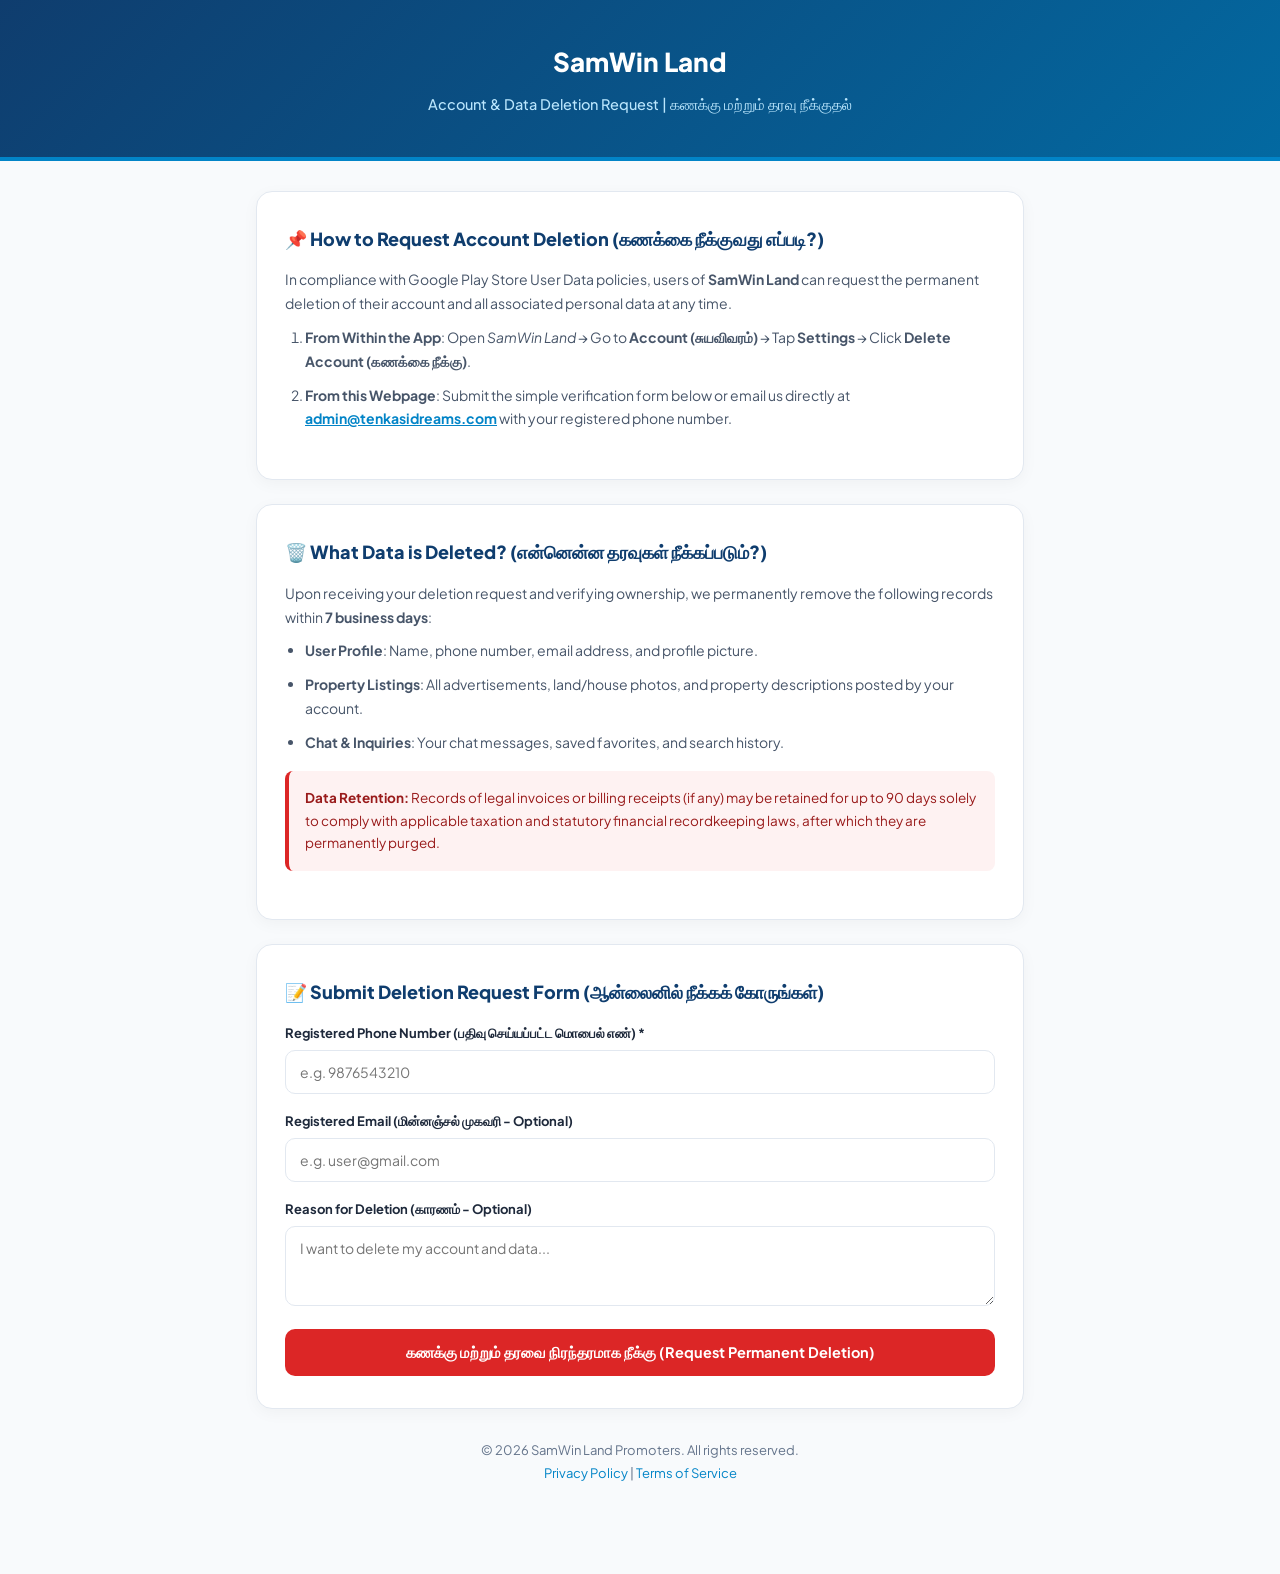
<file: delete-account.html>
﻿<!DOCTYPE html>
<html lang="ta">
<head>
  <meta charset="UTF-8">
  <meta name="viewport" content="width=device-width, initial-scale=1.0">
  <title>கணக்கு மற்றும் தரவு நீக்கம் | Delete Account & Data - SamWin Land</title>
  <meta name="description" content="SamWin Land App - Request Account and Data Deletion. Google Play Data Safety Compliant.">
  <link rel="icon" type="image/png" href="assets/images/app_logo.png">
  <link rel="preconnect" href="https://fonts.googleapis.com">
  <link rel="preconnect" href="https://fonts.gstatic.com" crossorigin>
  <link href="https://fonts.googleapis.com/css2?family=Plus+Jakarta+Sans:wght@400;500;600;700;800&display=swap" rel="stylesheet">
  <style>
    :root {
      --primary: #0F3D6E;
      --primary-accent: #0284C7;
      --text-main: #1E293B;
      --text-muted: #64748B;
      --bg-light: #F8FAFC;
      --card-bg: #FFFFFF;
      --border-color: #E2E8F0;
      --danger: #DC2626;
    }
    * { box-sizing: border-box; margin: 0; padding: 0; font-family: 'Plus Jakarta Sans', system-ui, -apple-system, sans-serif; }
    body { background-color: var(--bg-light); color: var(--text-main); line-height: 1.7; }
    
    .header {
      background: linear-gradient(135deg, #0F3D6E 0%, #0369A1 100%);
      color: #fff;
      padding: 40px 20px;
      text-align: center;
      border-bottom: 4px solid var(--primary-accent);
    }
    .header h1 { font-size: 26px; font-weight: 800; margin-bottom: 8px; }
    .header p { font-size: 14.5px; color: #BAE6FD; font-weight: 500; }
    
    .container { max-width: 800px; margin: 30px auto; padding: 0 16px 60px; }
    
    .card {
      background: var(--card-bg);
      border: 1px solid var(--border-color);
      border-radius: 16px;
      padding: 32px 28px;
      box-shadow: 0 4px 16px rgba(0, 0, 0, 0.04);
      margin-bottom: 24px;
    }
    .card h2 { font-size: 18px; font-weight: 800; color: var(--primary); margin-bottom: 14px; display: flex; align-items: center; gap: 8px; }
    .card p, .card li { font-size: 14px; color: #475569; margin-bottom: 10px; }
    .card ul, .card ol { padding-left: 20px; margin-bottom: 16px; }
    
    .danger-box {
      background: #FEF2F2;
      border-left: 4px solid var(--danger);
      padding: 16px;
      border-radius: 8px;
      margin: 16px 0;
      font-size: 13.5px;
      color: #991B1B;
    }
    
    .form-group { margin-bottom: 16px; }
    .form-group label { display: block; font-size: 13px; font-weight: 700; margin-bottom: 6px; color: var(--text-main); }
    .form-group input, .form-group textarea {
      width: 100%; padding: 12px 14px; border: 1.5px solid var(--border-color);
      border-radius: 10px; font-size: 14px; outline: none; transition: border-color 0.2s;
    }
    .form-group input:focus, .form-group textarea:focus { border-color: var(--primary-accent); }
    
    .btn-submit {
      background: var(--danger); color: #fff; padding: 14px 28px; border: none;
      border-radius: 10px; font-size: 14.5px; font-weight: 700; cursor: pointer;
      width: 100%; transition: opacity 0.2s;
    }
    .btn-submit:hover { opacity: 0.9; }
    
    .footer { text-align: center; font-size: 13px; color: var(--text-muted); margin-top: 30px; }
  </style>
</head>
<body>

  <div class="header">
    <h1>SamWin Land</h1>
    <p>Account & Data Deletion Request | கணக்கு மற்றும் தரவு நீக்குதல்</p>
  </div>

  <div class="container">
    
    <div class="card">
      <h2>📌 How to Request Account Deletion (கணக்கை நீக்குவது எப்படி?)</h2>
      <p>In compliance with Google Play Store User Data policies, users of <strong>SamWin Land</strong> can request the permanent deletion of their account and all associated personal data at any time.</p>
      
      <ol>
        <li><strong>From Within the App</strong>: Open <em>SamWin Land</em> &rarr; Go to <strong>Account (சுயவிவரம்)</strong> &rarr; Tap <strong>Settings</strong> &rarr; Click <strong>Delete Account (கணக்கை நீக்கு)</strong>.</li>
        <li><strong>From this Webpage</strong>: Submit the simple verification form below or email us directly at <a href="mailto:admin@tenkasidreams.com" style="color:#0284C7; font-weight:bold;">admin@tenkasidreams.com</a> with your registered phone number.</li>
      </ol>
    </div>

    <div class="card">
      <h2>🗑️ What Data is Deleted? (என்னென்ன தரவுகள் நீக்கப்படும்?)</h2>
      <p>Upon receiving your deletion request and verifying ownership, we permanently remove the following records within <strong>7 business days</strong>:</p>
      <ul>
        <li><strong>User Profile</strong>: Name, phone number, email address, and profile picture.</li>
        <li><strong>Property Listings</strong>: All advertisements, land/house photos, and property descriptions posted by your account.</li>
        <li><strong>Chat & Inquiries</strong>: Your chat messages, saved favorites, and search history.</li>
      </ul>

      <div class="danger-box">
        <strong>Data Retention:</strong> Records of legal invoices or billing receipts (if any) may be retained for up to 90 days solely to comply with applicable taxation and statutory financial recordkeeping laws, after which they are permanently purged.
      </div>
    </div>

    <div class="card">
      <h2>📝 Submit Deletion Request Form (ஆன்லைனில் நீக்கக் கோருங்கள்)</h2>
      <form onsubmit="alert('✅ Your account deletion request has been submitted successfully. Our team will verify and permanently delete your account and associated data within 7 working days. Confirmation will be sent to your registered contact.'); return false;">
        <div class="form-group">
          <label>Registered Phone Number (பதிவு செய்யப்பட்ட மொபைல் எண்) *</label>
          <input type="tel" placeholder="e.g. 9876543210" required>
        </div>
        <div class="form-group">
          <label>Registered Email (மின்னஞ்சல் முகவரி - Optional)</label>
          <input type="email" placeholder="e.g. user@gmail.com">
        </div>
        <div class="form-group">
          <label>Reason for Deletion (காரணம் - Optional)</label>
          <textarea rows="3" placeholder="I want to delete my account and data..."></textarea>
        </div>
        <button type="submit" class="btn-submit">கணக்கு மற்றும் தரவை நிரந்தரமாக நீக்கு (Request Permanent Deletion)</button>
      </form>
    </div>

    <div class="footer">
      <p>&copy; 2026 SamWin Land Promoters. All rights reserved.</p>
      <p><a href="privacy.html" style="color:#0284C7; text-decoration:none;">Privacy Policy</a> | <a href="terms.html" style="color:#0284C7; text-decoration:none;">Terms of Service</a></p>
    </div>

  </div>

</body>
</html>
</file>
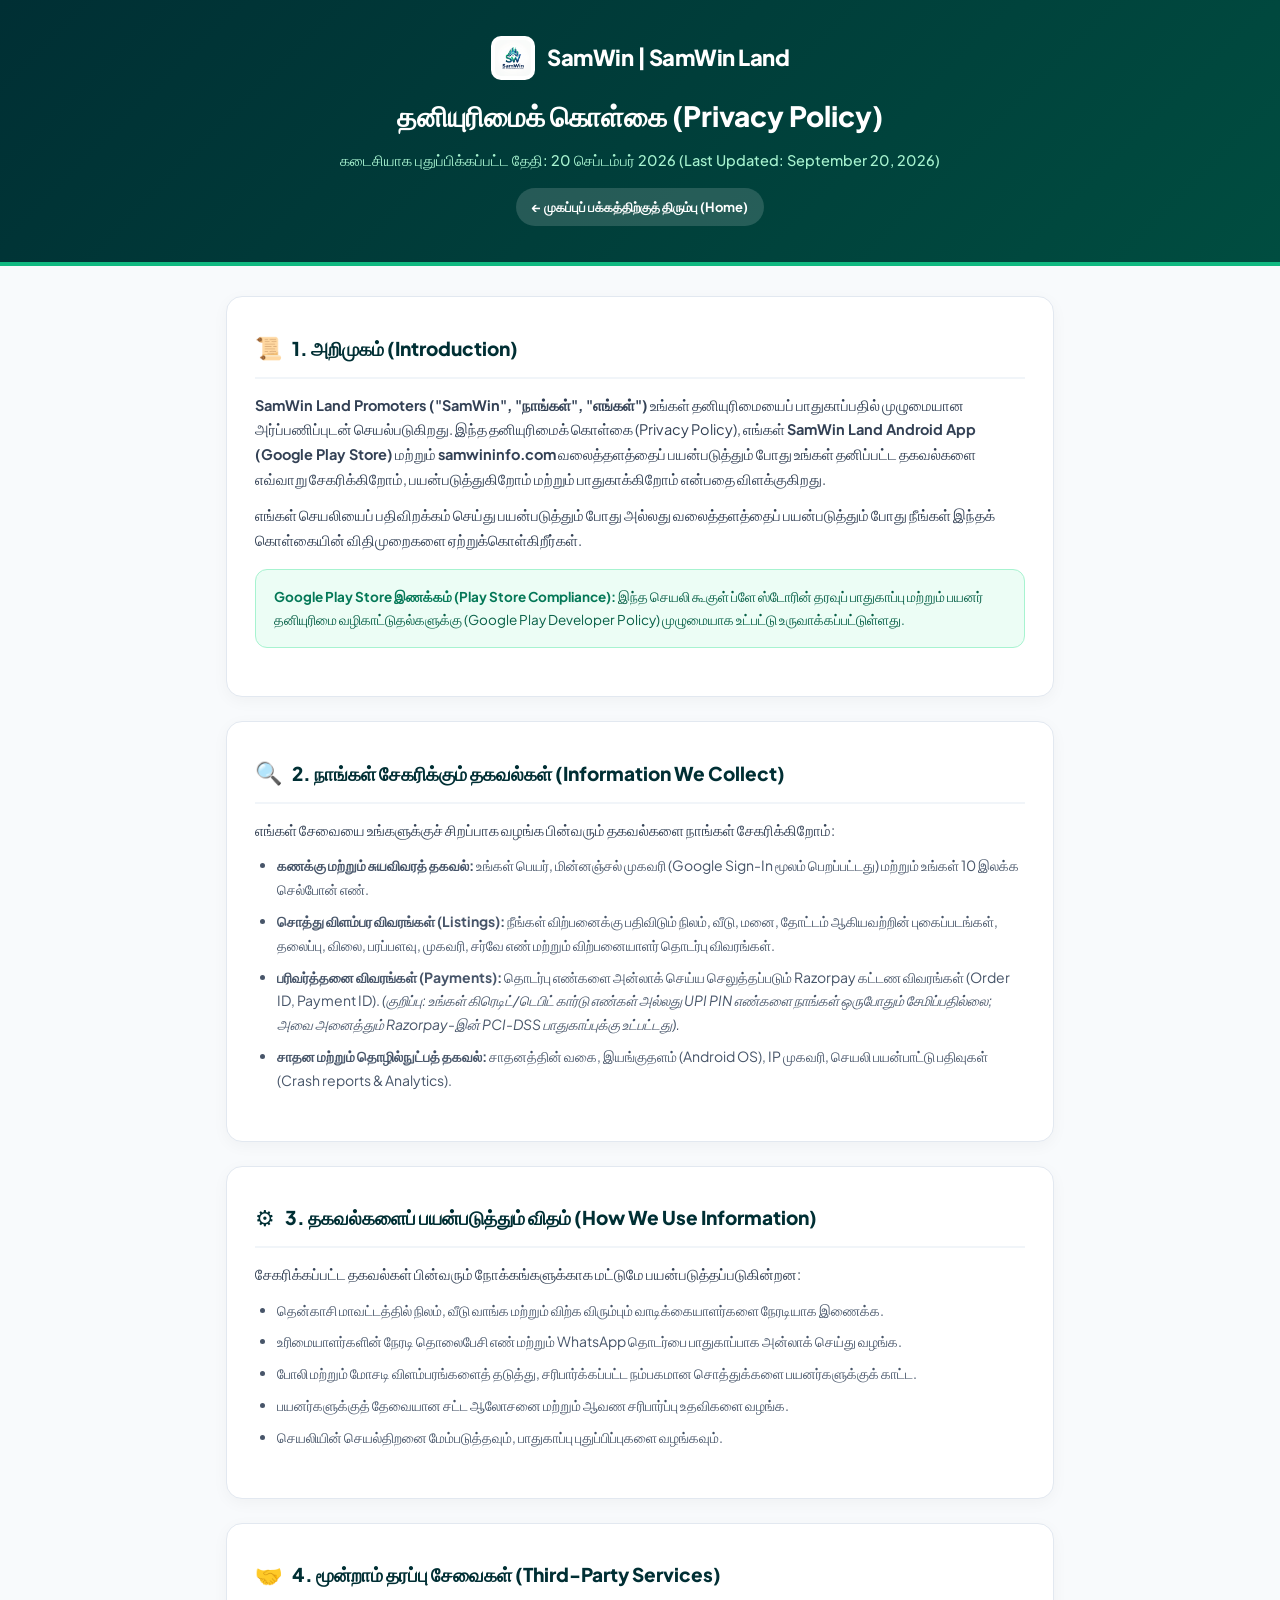
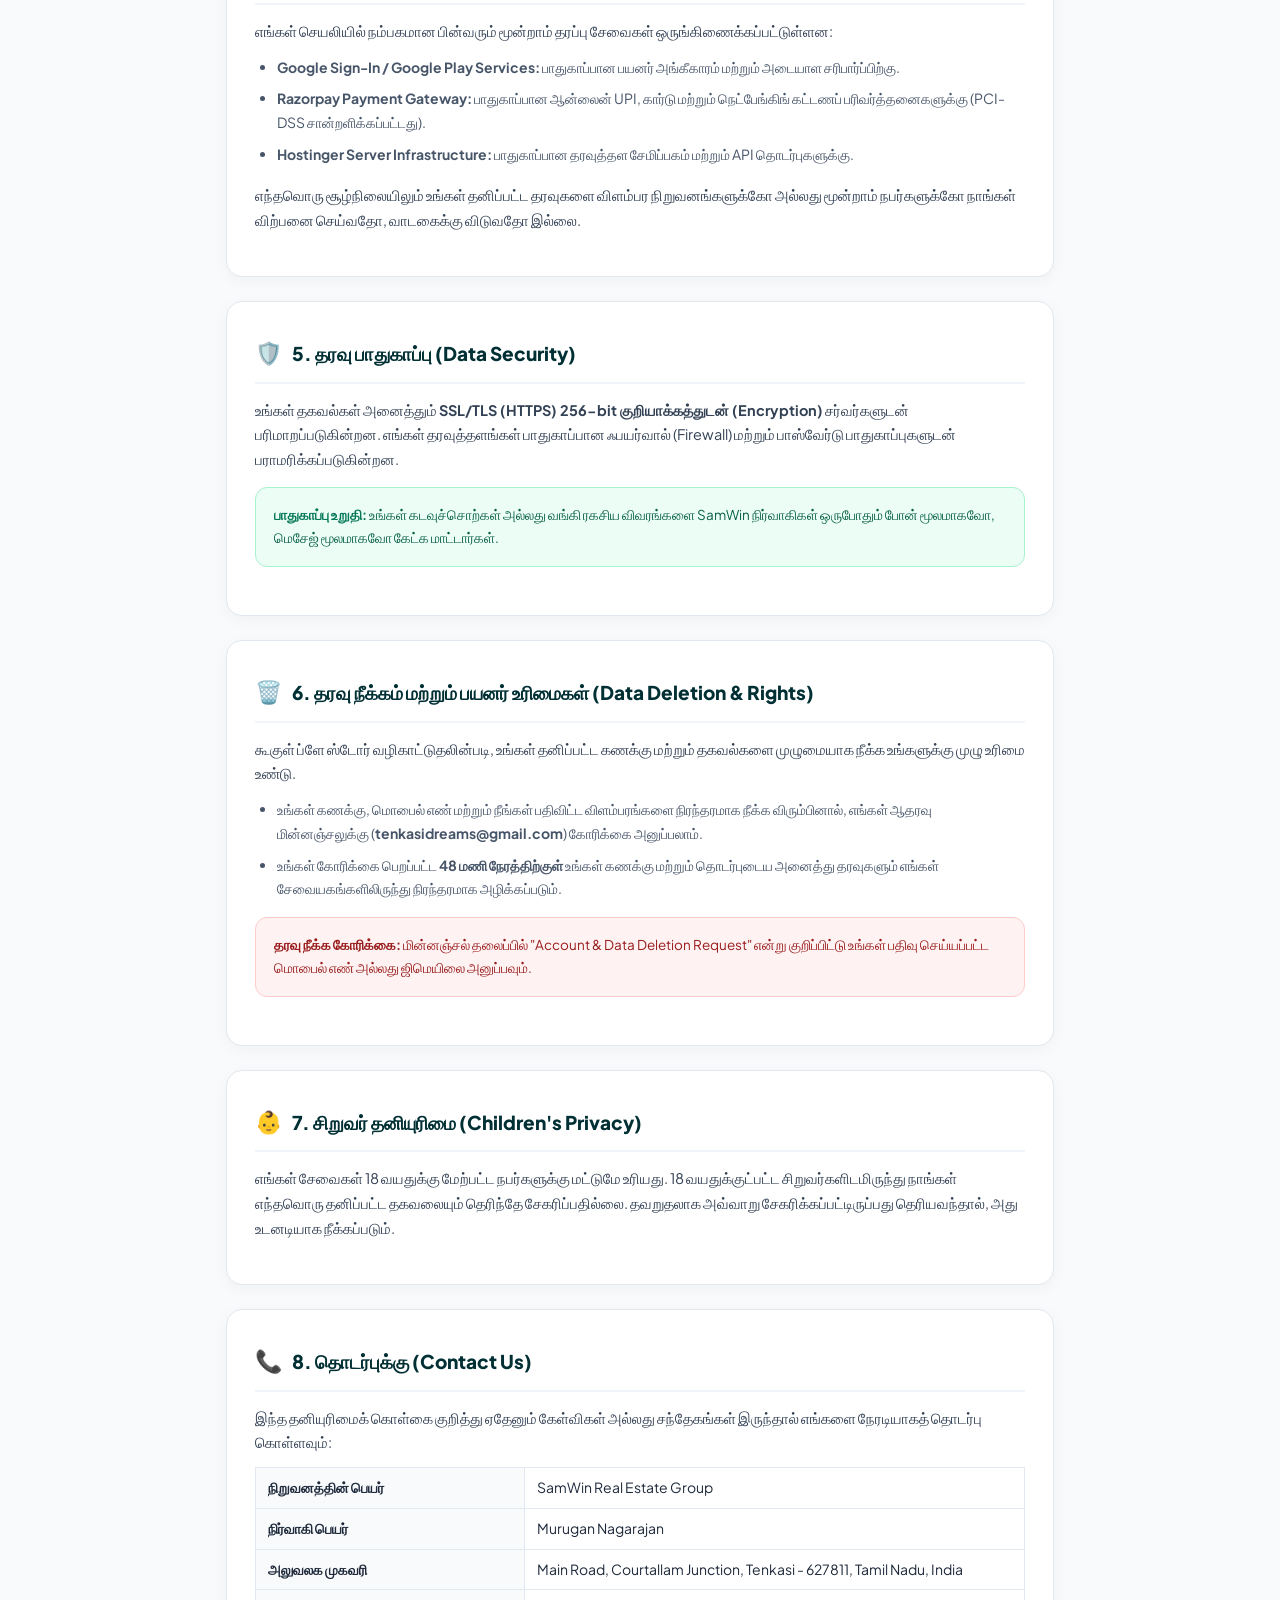
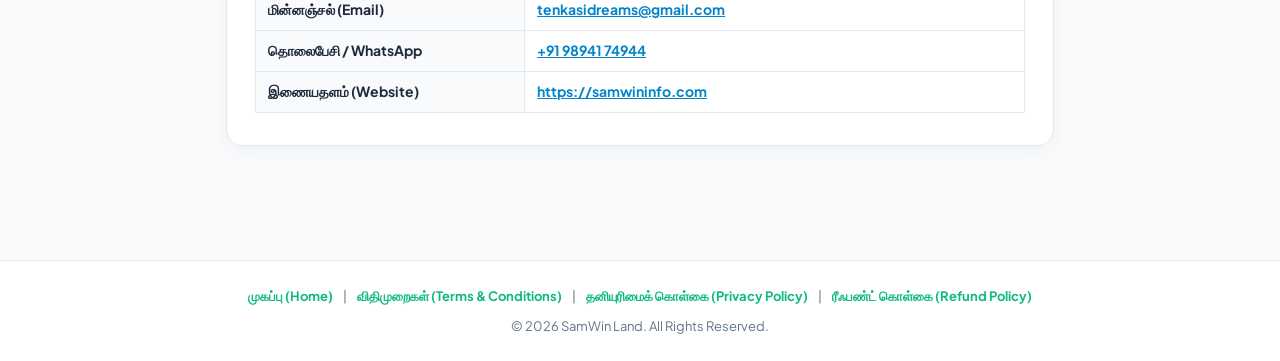
<file: privacy.html>
﻿<!DOCTYPE html>
<html lang="ta">
<head>
  <meta charset="UTF-8">
  <meta name="viewport" content="width=device-width, initial-scale=1.0">
  <title>தனியுரிமைக் கொள்கை | Privacy Policy - SamWin Land</title>
  <meta name="description" content="SamWin செயலி மற்றும் வலைத்தளத்தின் தனியுரிமைக் கொள்கை (Privacy Policy for SamWin Land App & Website). Google Play Store Compliant.">
  <link rel="icon" type="image/png" href="assets/images/app_logo.png">
  <link rel="preconnect" href="https://fonts.googleapis.com">
  <link rel="preconnect" href="https://fonts.gstatic.com" crossorigin>
  <link href="https://fonts.googleapis.com/css2?family=Plus+Jakarta+Sans:wght@400;500;600;700;800&display=swap" rel="stylesheet">
  <style>
    :root {
      --primary: #002f34;
      --primary-accent: #10B981;
      --secondary: #0F172A;
      --text-main: #1E293B;
      --text-muted: #64748B;
      --bg-light: #F8FAFC;
      --card-bg: #FFFFFF;
      --border-color: #E2E8F0;
    }
    * { box-sizing: border-box; margin: 0; padding: 0; font-family: 'Plus Jakarta Sans', system-ui, -apple-system, sans-serif; }
    body { background-color: var(--bg-light); color: var(--text-main); line-height: 1.7; }
    
    /* Header */
    .policy-header {
      background: linear-gradient(135deg, #002f34 0%, #004d40 100%);
      color: #fff;
      padding: 36px 20px;
      text-align: center;
      border-bottom: 4px solid var(--primary-accent);
    }
    .header-content { max-width: 860px; margin: 0 auto; }
    .brand-logo-row { display: flex; align-items: center; justify-content: center; gap: 12px; margin-bottom: 12px; }
    .brand-logo-img { width: 44px; height: 44px; border-radius: 10px; background: #fff; padding: 4px; }
    .brand-title { font-size: 22px; font-weight: 800; letter-spacing: -0.5px; }
    .header-content h1 { font-size: 28px; font-weight: 800; margin-bottom: 8px; color: #FFFFFF; }
    .header-content p { font-size: 14.5px; color: #A7F3D0; font-weight: 500; }
    .nav-back-btn {
      display: inline-flex; align-items: center; gap: 6px; background: rgba(255,255,255,0.15);
      color: #fff; padding: 8px 16px; border-radius: 20px; text-decoration: none; font-size: 13px;
      font-weight: 700; margin-top: 16px; transition: all 0.2s ease;
    }
    .nav-back-btn:hover { background: rgba(255,255,255,0.25); }

    /* Container */
    .policy-container { max-width: 860px; margin: 30px auto; padding: 0 16px 60px; }
    
    /* Card */
    .policy-card {
      background: var(--card-bg);
      border: 1px solid var(--border-color);
      border-radius: 16px;
      padding: 32px 28px;
      box-shadow: 0 4px 16px rgba(0, 0, 0, 0.04);
      margin-bottom: 24px;
    }

    .policy-card h2 {
      font-size: 19px;
      font-weight: 800;
      color: var(--primary);
      margin-bottom: 14px;
      display: flex;
      align-items: center;
      gap: 10px;
      border-bottom: 2px solid #F1F5F9;
      padding-bottom: 10px;
    }
    .policy-card h2 span.icon { font-size: 22px; }
    .policy-card p { font-size: 14.5px; color: #334155; margin-bottom: 12px; }
    .policy-card ul { margin: 12px 0 16px 22px; }
    .policy-card li { font-size: 14px; color: #475569; margin-bottom: 8px; }
    
    .highlight-box {
      background: #ECFDF5;
      border: 1.5px solid #A7F3D0;
      border-radius: 12px;
      padding: 16px 18px;
      margin: 16px 0;
      font-size: 13.5px;
      color: #065F46;
    }
    .highlight-box strong { color: #047857; }

    .danger-box {
      background: #FEF2F2;
      border: 1.5px solid #FECACA;
      border-radius: 12px;
      padding: 16px 18px;
      margin: 16px 0;
      font-size: 13.5px;
      color: #991B1B;
    }

    .contact-table { width: 100%; border-collapse: collapse; margin-top: 12px; font-size: 14px; }
    .contact-table td { padding: 8px 12px; border: 1px solid var(--border-color); }
    .contact-table td.label { font-weight: 700; background: #F8FAFC; width: 35%; color: #1E293B; }

    /* Footer */
    .policy-footer {
      text-align: center;
      padding: 24px 20px;
      font-size: 13px;
      color: var(--text-muted);
      border-top: 1px solid var(--border-color);
      background: #fff;
    }
    .policy-footer a { color: var(--primary-accent); text-decoration: none; font-weight: 700; margin: 0 8px; }
    .policy-footer a:hover { text-decoration: underline; }

    @media (max-width: 600px) {
      .policy-card { padding: 22px 18px; }
      .header-content h1 { font-size: 22px; }
      .policy-card h2 { font-size: 17px; }
    }
  </style>
</head>
<body>

  <!-- Header -->
  <header class="policy-header">
    <div class="header-content">
      <div class="brand-logo-row">
        <img src="assets/images/app_logo.png" alt="SamWin Logo" class="brand-logo-img" onerror="this.style.display='none'">
        <div class="brand-title">SamWin | SamWin Land</div>
      </div>
      <h1>தனியுரிமைக் கொள்கை (Privacy Policy)</h1>
      <p>கடைசியாக புதுப்பிக்கப்பட்ட தேதி: 20 செப்டம்பர் 2026 (Last Updated: September 20, 2026)</p>
      <a href="index.html" class="nav-back-btn">← முகப்புப் பக்கத்திற்குத் திரும்பு (Home)</a>
    </div>
  </header>

  <!-- Container -->
  <main class="policy-container">

    <!-- 1. Introduction -->
    <div class="policy-card">
      <h2><span class="icon">📜</span> 1. அறிமுகம் (Introduction)</h2>
      <p>
        <strong>SamWin Land Promoters ("SamWin", "நாங்கள்", "எங்கள்")</strong> உங்கள் தனியுரிமையைப் பாதுகாப்பதில் முழுமையான அர்ப்பணிப்புடன் செயல்படுகிறது. இந்த தனியுரிமைக் கொள்கை (Privacy Policy), எங்கள் <strong>SamWin Land Android App (Google Play Store)</strong> மற்றும் <strong>samwininfo.com</strong> வலைத்தளத்தைப் பயன்படுத்தும் போது உங்கள் தனிப்பட்ட தகவல்களை எவ்வாறு சேகரிக்கிறோம், பயன்படுத்துகிறோம் மற்றும் பாதுகாக்கிறோம் என்பதை விளக்குகிறது.
      </p>
      <p>
        எங்கள் செயலியைப் பதிவிறக்கம் செய்து பயன்படுத்தும் போது அல்லது வலைத்தளத்தைப் பயன்படுத்தும் போது நீங்கள் இந்தக் கொள்கையின் விதிமுறைகளை ஏற்றுக்கொள்கிறீர்கள்.
      </p>
      <div class="highlight-box">
        <strong>Google Play Store இணக்கம் (Play Store Compliance):</strong> இந்த செயலி கூகுள் ப்ளே ஸ்டோரின் தரவுப் பாதுகாப்பு மற்றும் பயனர் தனியுரிமை வழிகாட்டுதல்களுக்கு (Google Play Developer Policy) முழுமையாக உட்பட்டு உருவாக்கப்பட்டுள்ளது.
      </div>
    </div>

    <!-- 2. Information We Collect -->
    <div class="policy-card">
      <h2><span class="icon">🔍</span> 2. நாங்கள் சேகரிக்கும் தகவல்கள் (Information We Collect)</h2>
      <p>எங்கள் சேவையை உங்களுக்குச் சிறப்பாக வழங்க பின்வரும் தகவல்களை நாங்கள் சேகரிக்கிறோம்:</p>
      <ul>
        <li><strong>கணக்கு மற்றும் சுயவிவரத் தகவல்:</strong> உங்கள் பெயர், மின்னஞ்சல் முகவரி (Google Sign-In மூலம் பெறப்பட்டது) மற்றும் உங்கள் 10 இலக்க செல்போன் எண்.</li>
        <li><strong>சொத்து விளம்பர விவரங்கள் (Listings):</strong> நீங்கள் விற்பனைக்கு பதிவிடும் நிலம், வீடு, மனை, தோட்டம் ஆகியவற்றின் புகைப்படங்கள், தலைப்பு, விலை, பரப்பளவு, முகவரி, சர்வே எண் மற்றும் விற்பனையாளர் தொடர்பு விவரங்கள்.</li>
        <li><strong>பரிவர்த்தனை விவரங்கள் (Payments):</strong> தொடர்பு எண்களை அன்லாக் செய்ய செலுத்தப்படும் Razorpay கட்டண விவரங்கள் (Order ID, Payment ID). <em>(குறிப்பு: உங்கள் கிரெடிட்/டெபிட் கார்டு எண்கள் அல்லது UPI PIN எண்களை நாங்கள் ஒருபோதும் சேமிப்பதில்லை; அவை அனைத்தும் Razorpay-இன் PCI-DSS பாதுகாப்புக்கு உட்பட்டது).</em></li>
        <li><strong>சாதன மற்றும் தொழில்நுட்பத் தகவல்:</strong> சாதனத்தின் வகை, இயங்குதளம் (Android OS), IP முகவரி, செயலி பயன்பாட்டு பதிவுகள் (Crash reports & Analytics).</li>
      </ul>
    </div>

    <!-- 3. How We Use Information -->
    <div class="policy-card">
      <h2><span class="icon">⚙️</span> 3. தகவல்களைப் பயன்படுத்தும் விதம் (How We Use Information)</h2>
      <p>சேகரிக்கப்பட்ட தகவல்கள் பின்வரும் நோக்கங்களுக்காக மட்டுமே பயன்படுத்தப்படுகின்றன:</p>
      <ul>
        <li>தென்காசி மாவட்டத்தில் நிலம், வீடு வாங்க மற்றும் விற்க விரும்பும் வாடிக்கையாளர்களை நேரடியாக இணைக்க.</li>
        <li>உரிமையாளர்களின் நேரடி தொலைபேசி எண் மற்றும் WhatsApp தொடர்பை பாதுகாப்பாக அன்லாக் செய்து வழங்க.</li>
        <li>போலி மற்றும் மோசடி விளம்பரங்களைத் தடுத்து, சரிபார்க்கப்பட்ட நம்பகமான சொத்துக்களை பயனர்களுக்குக் காட்ட.</li>
        <li>பயனர்களுக்குத் தேவையான சட்ட ஆலோசனை மற்றும் ஆவண சரிபார்ப்பு உதவிகளை வழங்க.</li>
        <li>செயலியின் செயல்திறனை மேம்படுத்தவும், பாதுகாப்பு புதுப்பிப்புகளை வழங்கவும்.</li>
      </ul>
    </div>

    <!-- 4. Third-Party Services -->
    <div class="policy-card">
      <h2><span class="icon">🤝</span> 4. மூன்றாம் தரப்பு சேவைகள் (Third-Party Services)</h2>
      <p>எங்கள் செயலியில் நம்பகமான பின்வரும் மூன்றாம் தரப்பு சேவைகள் ஒருங்கிணைக்கப்பட்டுள்ளன:</p>
      <ul>
        <li><strong>Google Sign-In / Google Play Services:</strong> பாதுகாப்பான பயனர் அங்கீகாரம் மற்றும் அடையாள சரிபார்ப்பிற்கு.</li>
        <li><strong>Razorpay Payment Gateway:</strong> பாதுகாப்பான ஆன்லைன் UPI, கார்டு மற்றும் நெட்பேங்கிங் கட்டணப் பரிவர்த்தனைகளுக்கு (PCI-DSS சான்றளிக்கப்பட்டது).</li>
        <li><strong>Hostinger Server Infrastructure:</strong> பாதுகாப்பான தரவுத்தள சேமிப்பகம் மற்றும் API தொடர்புகளுக்கு.</li>
      </ul>
      <p>
        எந்தவொரு சூழ்நிலையிலும் உங்கள் தனிப்பட்ட தரவுகளை விளம்பர நிறுவனங்களுக்கோ அல்லது மூன்றாம் நபர்களுக்கோ நாங்கள் விற்பனை செய்வதோ, வாடகைக்கு விடுவதோ இல்லை.
      </p>
    </div>

    <!-- 5. Data Security -->
    <div class="policy-card">
      <h2><span class="icon">🛡️</span> 5. தரவு பாதுகாப்பு (Data Security)</h2>
      <p>
        உங்கள் தகவல்கள் அனைத்தும் <strong>SSL/TLS (HTTPS) 256-bit குறியாக்கத்துடன் (Encryption)</strong> சர்வர்களுடன் பரிமாறப்படுகின்றன. எங்கள் தரவுத்தளங்கள் பாதுகாப்பான ஃபயர்வால் (Firewall) மற்றும் பாஸ்வேர்டு பாதுகாப்புகளுடன் பராமரிக்கப்படுகின்றன.
      </p>
      <div class="highlight-box">
        <strong>பாதுகாப்பு உறுதி:</strong> உங்கள் கடவுச்சொற்கள் அல்லது வங்கி ரகசிய விவரங்களை SamWin நிர்வாகிகள் ஒருபோதும் போன் மூலமாகவோ, மெசேஜ் மூலமாகவோ கேட்க மாட்டார்கள்.
      </div>
    </div>

    <!-- 6. Data Deletion & User Rights -->
    <div class="policy-card">
      <h2><span class="icon">🗑️</span> 6. தரவு நீக்கம் மற்றும் பயனர் உரிமைகள் (Data Deletion & Rights)</h2>
      <p>
        கூகுள் ப்ளே ஸ்டோர் வழிகாட்டுதலின்படி, உங்கள் தனிப்பட்ட கணக்கு மற்றும் தகவல்களை முழுமையாக நீக்க உங்களுக்கு முழு உரிமை உண்டு.
      </p>
      <ul>
        <li>உங்கள் கணக்கு, மொபைல் எண் மற்றும் நீங்கள் பதிவிட்ட விளம்பரங்களை நிரந்தரமாக நீக்க விரும்பினால், எங்கள் ஆதரவு மின்னஞ்சலுக்கு (<strong>tenkasidreams@gmail.com</strong>) கோரிக்கை அனுப்பலாம்.</li>
        <li>உங்கள் கோரிக்கை பெறப்பட்ட <strong>48 மணி நேரத்திற்குள்</strong> உங்கள் கணக்கு மற்றும் தொடர்புடைய அனைத்து தரவுகளும் எங்கள் சேவையகங்களிலிருந்து நிரந்தரமாக அழிக்கப்படும்.</li>
      </ul>
      <div class="danger-box">
        <strong>தரவு நீக்க கோரிக்கை:</strong> மின்னஞ்சல் தலைப்பில் "Account & Data Deletion Request" என்று குறிப்பிட்டு உங்கள் பதிவு செய்யப்பட்ட மொபைல் எண் அல்லது ஜிமெயிலை அனுப்பவும்.
      </div>
    </div>

    <!-- 7. Children's Privacy -->
    <div class="policy-card">
      <h2><span class="icon">👶</span> 7. சிறுவர் தனியுரிமை (Children's Privacy)</h2>
      <p>
        எங்கள் சேவைகள் 18 வயதுக்கு மேற்பட்ட நபர்களுக்கு மட்டுமே உரியது. 18 வயதுக்குட்பட்ட சிறுவர்களிடமிருந்து நாங்கள் எந்தவொரு தனிப்பட்ட தகவலையும் தெரிந்தே சேகரிப்பதில்லை. தவறுதலாக அவ்வாறு சேகரிக்கப்பட்டிருப்பது தெரியவந்தால், அது உடனடியாக நீக்கப்படும்.
      </p>
    </div>

    <!-- 8. Contact Information -->
    <div class="policy-card">
      <h2><span class="icon">📞</span> 8. தொடர்புக்கு (Contact Us)</h2>
      <p>இந்த தனியுரிமைக் கொள்கை குறித்து ஏதேனும் கேள்விகள் அல்லது சந்தேகங்கள் இருந்தால் எங்களை நேரடியாகத் தொடர்பு கொள்ளவும்:</p>
      
      <table class="contact-table">
        <tr>
          <td class="label">நிறுவனத்தின் பெயர்</td>
          <td>SamWin Real Estate Group</td>
        </tr>
        <tr>
          <td class="label">நிர்வாகி பெயர்</td>
          <td>Murugan Nagarajan</td>
        </tr>
        <tr>
          <td class="label">அலுவலக முகவரி</td>
          <td>Main Road, Courtallam Junction, Tenkasi - 627811, Tamil Nadu, India</td>
        </tr>
        <tr>
          <td class="label">மின்னஞ்சல் (Email)</td>
          <td><a href="mailto:tenkasidreams@gmail.com" style="color: #0284C7; font-weight: 700;">tenkasidreams@gmail.com</a></td>
        </tr>
        <tr>
          <td class="label">தொலைபேசி / WhatsApp</td>
          <td><a href="tel:9894174944" style="color: #0284C7; font-weight: 700;">+91 98941 74944</a></td>
        </tr>
        <tr>
          <td class="label">இணையதளம் (Website)</td>
          <td><a href="https://samwininfo.com" target="_blank" style="color: #0284C7; font-weight: 700;">https://samwininfo.com</a></td>
        </tr>
      </table>
    </div>

  </main>

  <!-- Footer -->
  <footer class="policy-footer">
    <div style="margin-bottom: 8px;">
      <a href="index.html">முகப்பு (Home)</a> |
      <a href="terms.html">விதிமுறைகள் (Terms & Conditions)</a> |
      <a href="privacy.html">தனியுரிமைக் கொள்கை (Privacy Policy)</a> |
      <a href="refund.html">ரீஃபண்ட் கொள்கை (Refund Policy)</a>
    </div>
    <div>© 2026 SamWin Land. All Rights Reserved.</div>
  </footer>

</body>
</html>
</file>
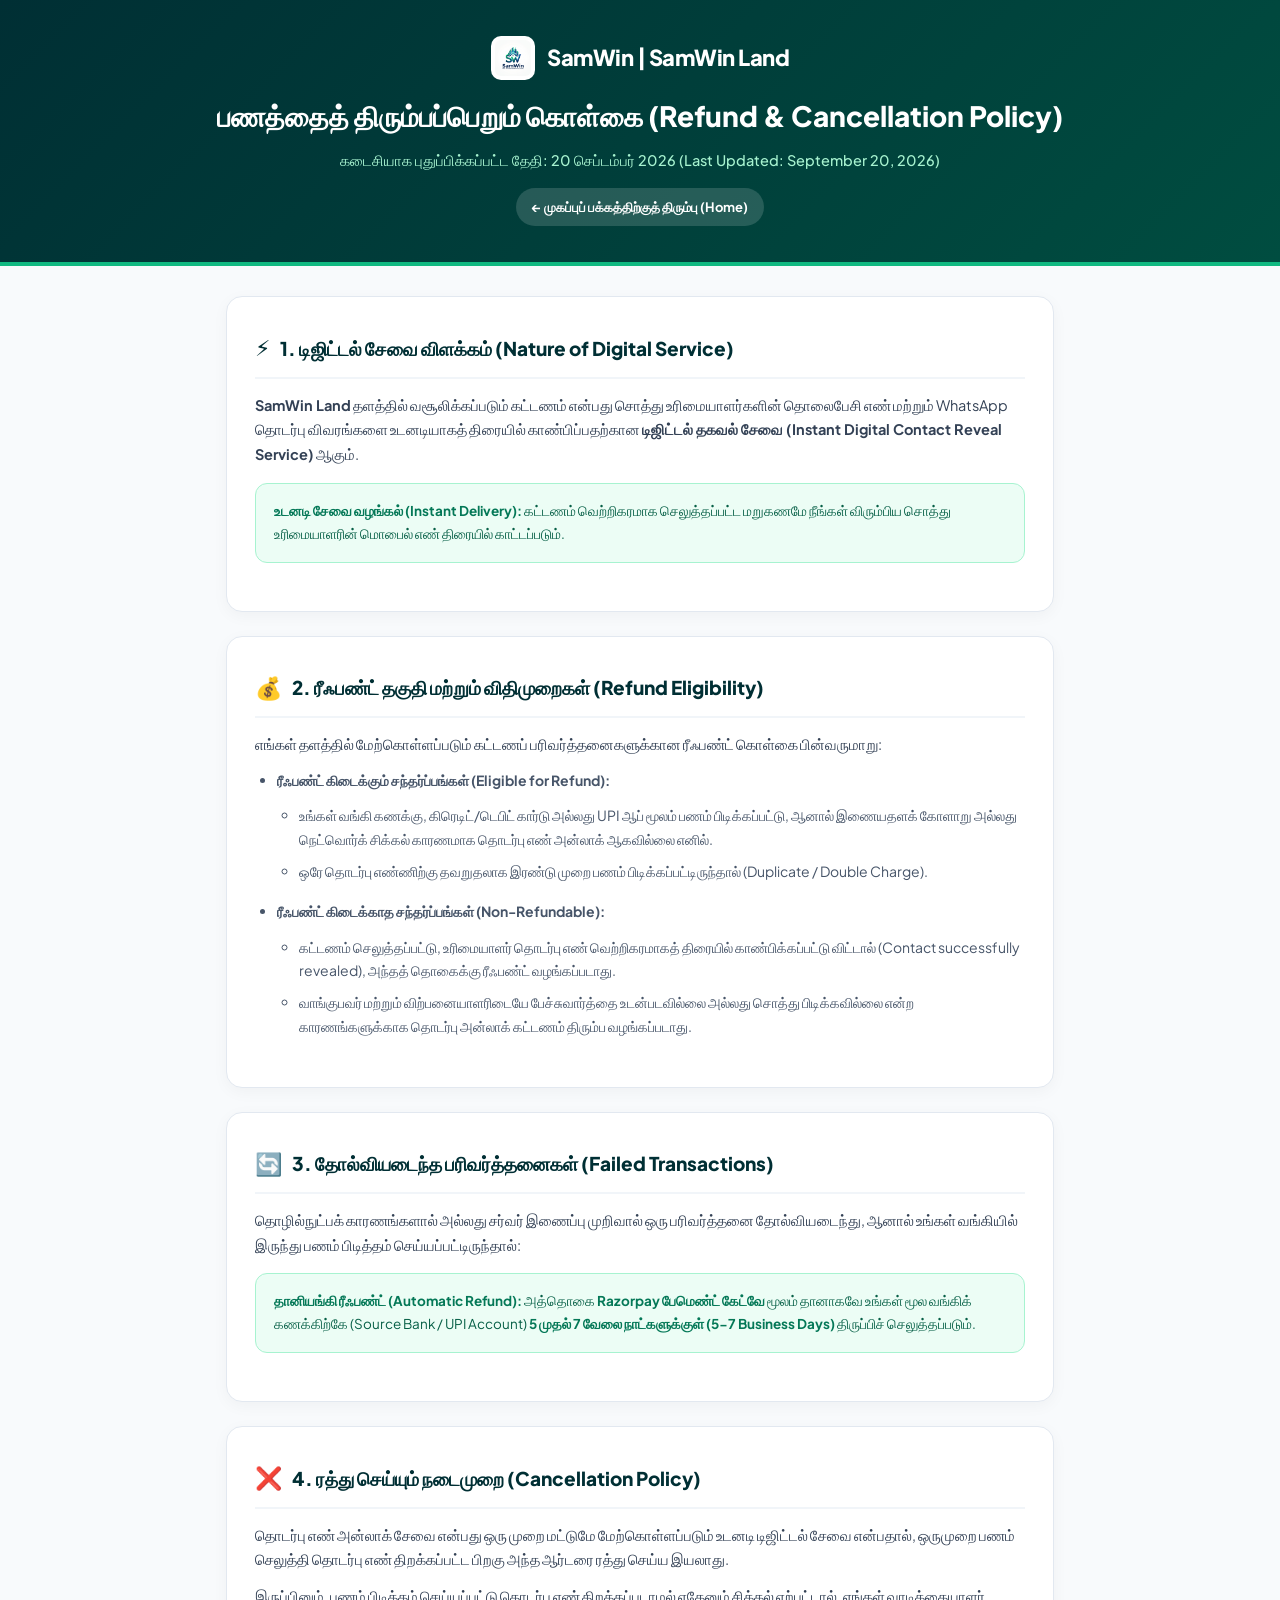
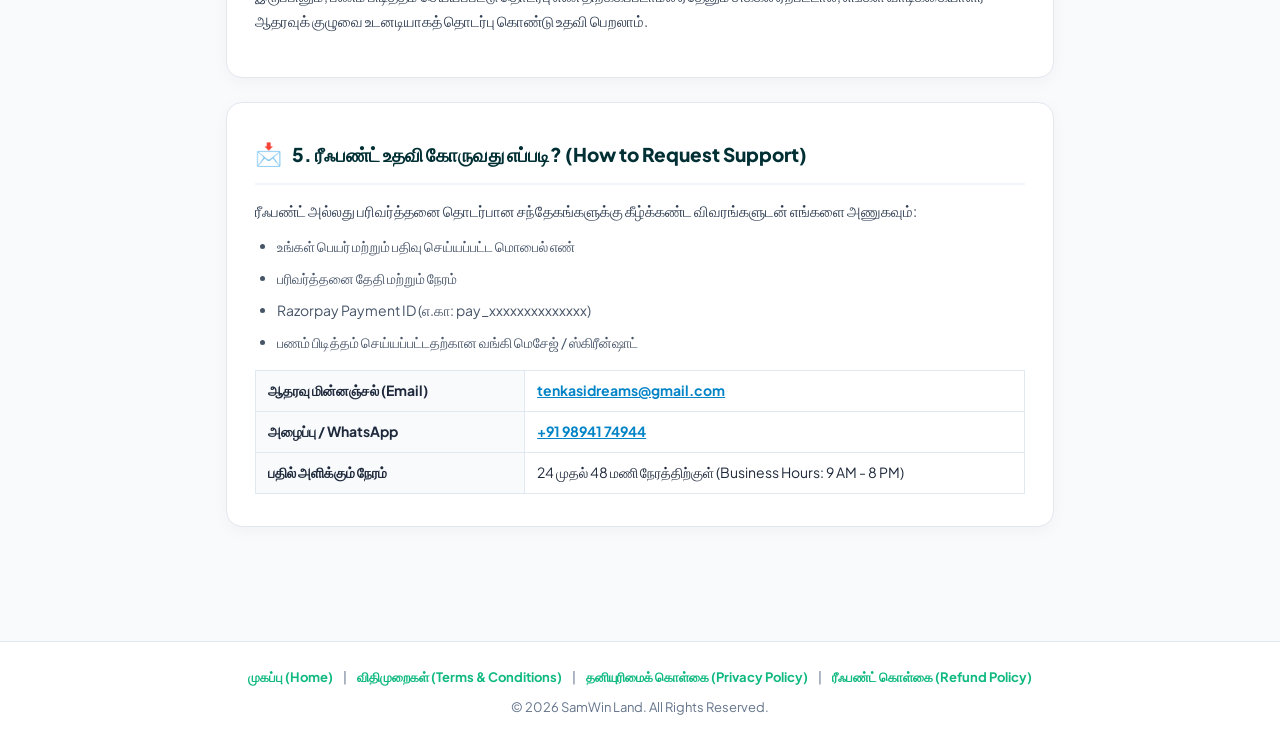
<file: refund.html>
﻿<!DOCTYPE html>
<html lang="ta">
<head>
  <meta charset="UTF-8">
  <meta name="viewport" content="width=device-width, initial-scale=1.0">
  <title>பணத்தைத் திரும்பப்பெறும் கொள்கை | Refund & Cancellation Policy - SamWin Land</title>
  <meta name="description" content="SamWin செயலி மற்றும் வலைத்தளத்தின் பணத்தைத் திரும்பப்பெறும் மற்றும் ரத்து செய்யும் கொள்கை (Refund & Cancellation Policy).">
  <link rel="icon" type="image/png" href="assets/images/app_logo.png">
  <link rel="preconnect" href="https://fonts.googleapis.com">
  <link rel="preconnect" href="https://fonts.gstatic.com" crossorigin>
  <link href="https://fonts.googleapis.com/css2?family=Plus+Jakarta+Sans:wght@400;500;600;700;800&display=swap" rel="stylesheet">
  <style>
    :root {
      --primary: #002f34;
      --primary-accent: #10B981;
      --secondary: #0F172A;
      --text-main: #1E293B;
      --text-muted: #64748B;
      --bg-light: #F8FAFC;
      --card-bg: #FFFFFF;
      --border-color: #E2E8F0;
    }
    * { box-sizing: border-box; margin: 0; padding: 0; font-family: 'Plus Jakarta Sans', system-ui, -apple-system, sans-serif; }
    body { background-color: var(--bg-light); color: var(--text-main); line-height: 1.7; }
    
    /* Header */
    .policy-header {
      background: linear-gradient(135deg, #002f34 0%, #004d40 100%);
      color: #fff;
      padding: 36px 20px;
      text-align: center;
      border-bottom: 4px solid var(--primary-accent);
    }
    .header-content { max-width: 860px; margin: 0 auto; }
    .brand-logo-row { display: flex; align-items: center; justify-content: center; gap: 12px; margin-bottom: 12px; }
    .brand-logo-img { width: 44px; height: 44px; border-radius: 10px; background: #fff; padding: 4px; }
    .brand-title { font-size: 22px; font-weight: 800; letter-spacing: -0.5px; }
    .header-content h1 { font-size: 28px; font-weight: 800; margin-bottom: 8px; color: #FFFFFF; }
    .header-content p { font-size: 14.5px; color: #A7F3D0; font-weight: 500; }
    .nav-back-btn {
      display: inline-flex; align-items: center; gap: 6px; background: rgba(255,255,255,0.15);
      color: #fff; padding: 8px 16px; border-radius: 20px; text-decoration: none; font-size: 13px;
      font-weight: 700; margin-top: 16px; transition: all 0.2s ease;
    }
    .nav-back-btn:hover { background: rgba(255,255,255,0.25); }

    /* Container */
    .policy-container { max-width: 860px; margin: 30px auto; padding: 0 16px 60px; }
    
    /* Card */
    .policy-card {
      background: var(--card-bg);
      border: 1px solid var(--border-color);
      border-radius: 16px;
      padding: 32px 28px;
      box-shadow: 0 4px 16px rgba(0, 0, 0, 0.04);
      margin-bottom: 24px;
    }

    .policy-card h2 {
      font-size: 19px;
      font-weight: 800;
      color: var(--primary);
      margin-bottom: 14px;
      display: flex;
      align-items: center;
      gap: 10px;
      border-bottom: 2px solid #F1F5F9;
      padding-bottom: 10px;
    }
    .policy-card h2 span.icon { font-size: 22px; }
    .policy-card p { font-size: 14.5px; color: #334155; margin-bottom: 12px; }
    .policy-card ul { margin: 12px 0 16px 22px; }
    .policy-card li { font-size: 14px; color: #475569; margin-bottom: 8px; }
    
    .highlight-box {
      background: #ECFDF5;
      border: 1.5px solid #A7F3D0;
      border-radius: 12px;
      padding: 16px 18px;
      margin: 16px 0;
      font-size: 13.5px;
      color: #065F46;
    }
    .highlight-box strong { color: #047857; }

    .warning-box {
      background: #FFFBEB;
      border: 1.5px solid #FDE68A;
      border-radius: 12px;
      padding: 16px 18px;
      margin: 16px 0;
      font-size: 13.5px;
      color: #92400E;
    }

    .contact-table { width: 100%; border-collapse: collapse; margin-top: 12px; font-size: 14px; }
    .contact-table td { padding: 8px 12px; border: 1px solid var(--border-color); }
    .contact-table td.label { font-weight: 700; background: #F8FAFC; width: 35%; color: #1E293B; }

    /* Footer */
    .policy-footer {
      text-align: center;
      padding: 24px 20px;
      font-size: 13px;
      color: var(--text-muted);
      border-top: 1px solid var(--border-color);
      background: #fff;
    }
    .policy-footer a { color: var(--primary-accent); text-decoration: none; font-weight: 700; margin: 0 8px; }
    .policy-footer a:hover { text-decoration: underline; }

    @media (max-width: 600px) {
      .policy-card { padding: 22px 18px; }
      .header-content h1 { font-size: 22px; }
      .policy-card h2 { font-size: 17px; }
    }
  </style>
</head>
<body>

  <!-- Header -->
  <header class="policy-header">
    <div class="header-content">
      <div class="brand-logo-row">
        <img src="assets/images/app_logo.png" alt="SamWin Logo" class="brand-logo-img" onerror="this.style.display='none'">
        <div class="brand-title">SamWin | SamWin Land</div>
      </div>
      <h1>பணத்தைத் திரும்பப்பெறும் கொள்கை (Refund & Cancellation Policy)</h1>
      <p>கடைசியாக புதுப்பிக்கப்பட்ட தேதி: 20 செப்டம்பர் 2026 (Last Updated: September 20, 2026)</p>
      <a href="index.html" class="nav-back-btn">← முகப்புப் பக்கத்திற்குத் திரும்பு (Home)</a>
    </div>
  </header>

  <!-- Container -->
  <main class="policy-container">

    <!-- 1. Service Nature -->
    <div class="policy-card">
      <h2><span class="icon">⚡</span> 1. டிஜிட்டல் சேவை விளக்கம் (Nature of Digital Service)</h2>
      <p>
        <strong>SamWin Land</strong> தளத்தில் வசூலிக்கப்படும் கட்டணம் என்பது சொத்து உரிமையாளர்களின் தொலைபேசி எண் மற்றும் WhatsApp தொடர்பு விவரங்களை உடனடியாகத் திரையில் காண்பிப்பதற்கான <strong>டிஜிட்டல் தகவல் சேவை (Instant Digital Contact Reveal Service)</strong> ஆகும்.
      </p>
      <div class="highlight-box">
        <strong>உடனடி சேவை வழங்கல் (Instant Delivery):</strong> கட்டணம் வெற்றிகரமாக செலுத்தப்பட்ட மறுகணமே நீங்கள் விரும்பிய சொத்து உரிமையாளரின் மொபைல் எண் திரையில் காட்டப்படும்.
      </div>
    </div>

    <!-- 2. Refund Eligibility -->
    <div class="policy-card">
      <h2><span class="icon">💰</span> 2. ரீஃபண்ட் தகுதி மற்றும் விதிமுறைகள் (Refund Eligibility)</h2>
      <p>எங்கள் தளத்தில் மேற்கொள்ளப்படும் கட்டணப் பரிவர்த்தனைகளுக்கான ரீஃபண்ட் கொள்கை பின்வருமாறு:</p>
      <ul>
        <li><strong>ரீஃபண்ட் கிடைக்கும் சந்தர்ப்பங்கள் (Eligible for Refund):</strong>
          <ul>
            <li>உங்கள் வங்கி கணக்கு, கிரெடிட்/டெபிட் கார்டு அல்லது UPI ஆப் மூலம் பணம் பிடிக்கப்பட்டு, ஆனால் இணையதளக் கோளாறு அல்லது நெட்வொர்க் சிக்கல் காரணமாக தொடர்பு எண் அன்லாக் ஆகவில்லை எனில்.</li>
            <li>ஒரே தொடர்பு எண்ணிற்கு தவறுதலாக இரண்டு முறை பணம் பிடிக்கப்பட்டிருந்தால் (Duplicate / Double Charge).</li>
          </ul>
        </li>
        <li><strong>ரீஃபண்ட் கிடைக்காத சந்தர்ப்பங்கள் (Non-Refundable):</strong>
          <ul>
            <li>கட்டணம் செலுத்தப்பட்டு, உரிமையாளர் தொடர்பு எண் வெற்றிகரமாகத் திரையில் காண்பிக்கப்பட்டு விட்டால் (Contact successfully revealed), அந்தத் தொகைக்கு ரீஃபண்ட் வழங்கப்படாது.</li>
            <li>வாங்குபவர் மற்றும் விற்பனையாளரிடையே பேச்சுவார்த்தை உடன்படவில்லை அல்லது சொத்து பிடிக்கவில்லை என்ற காரணங்களுக்காக தொடர்பு அன்லாக் கட்டணம் திரும்ப வழங்கப்படாது.</li>
          </ul>
        </li>
      </ul>
    </div>

    <!-- 3. Automatic Refund for Failed Payments -->
    <div class="policy-card">
      <h2><span class="icon">🔄</span> 3. தோல்வியடைந்த பரிவர்த்தனைகள் (Failed Transactions)</h2>
      <p>
        தொழில்நுட்பக் காரணங்களால் அல்லது சர்வர் இணைப்பு முறிவால் ஒரு பரிவர்த்தனை தோல்வியடைந்து, ஆனால் உங்கள் வங்கியில் இருந்து பணம் பிடித்தம் செய்யப்பட்டிருந்தால்:
      </p>
      <div class="highlight-box">
        <strong>தானியங்கி ரீஃபண்ட் (Automatic Refund):</strong> அத்தொகை <strong>Razorpay பேமெண்ட் கேட்வே</strong> மூலம் தானாகவே உங்கள் மூல வங்கிக் கணக்கிற்கே (Source Bank / UPI Account) <strong>5 முதல் 7 வேலை நாட்களுக்குள் (5-7 Business Days)</strong> திருப்பிச் செலுத்தப்படும்.
      </div>
    </div>

    <!-- 4. Cancellation Policy -->
    <div class="policy-card">
      <h2><span class="icon">❌</span> 4. ரத்து செய்யும் நடைமுறை (Cancellation Policy)</h2>
      <p>
        தொடர்பு எண் அன்லாக் சேவை என்பது ஒரு முறை மட்டுமே மேற்கொள்ளப்படும் உடனடி டிஜிட்டல் சேவை என்பதால், ஒருமுறை பணம் செலுத்தி தொடர்பு எண் திறக்கப்பட்ட பிறகு அந்த ஆர்டரை ரத்து செய்ய இயலாது.
      </p>
      <p>
        இருப்பினும், பணம் பிடித்தம் செய்யப்பட்டு தொடர்பு எண் திறக்கப்படாமல் ஏதேனும் சிக்கல் ஏற்பட்டால், எங்கள் வாடிக்கையாளர் ஆதரவுக் குழுவை உடனடியாகத் தொடர்பு கொண்டு உதவி பெறலாம்.
      </p>
    </div>

    <!-- 5. How to Request Support -->
    <div class="policy-card">
      <h2><span class="icon">📩</span> 5. ரீஃபண்ட் உதவி கோருவது எப்படி? (How to Request Support)</h2>
      <p>ரீஃபண்ட் அல்லது பரிவர்த்தனை தொடர்பான சந்தேகங்களுக்கு கீழ்க்கண்ட விவரங்களுடன் எங்களை அணுகவும்:</p>
      <ul>
        <li>உங்கள் பெயர் மற்றும் பதிவு செய்யப்பட்ட மொபைல் எண்</li>
        <li>பரிவர்த்தனை தேதி மற்றும் நேரம்</li>
        <li>Razorpay Payment ID (எ.கா: pay_xxxxxxxxxxxxxx)</li>
        <li>பணம் பிடித்தம் செய்யப்பட்டதற்கான வங்கி மெசேஜ் / ஸ்கிரீன்ஷாட்</li>
      </ul>
      
      <table class="contact-table">
        <tr>
          <td class="label">ஆதரவு மின்னஞ்சல் (Email)</td>
          <td><a href="mailto:tenkasidreams@gmail.com" style="color: #0284C7; font-weight: 700;">tenkasidreams@gmail.com</a></td>
        </tr>
        <tr>
          <td class="label">அழைப்பு / WhatsApp</td>
          <td><a href="tel:9894174944" style="color: #0284C7; font-weight: 700;">+91 98941 74944</a></td>
        </tr>
        <tr>
          <td class="label">பதில் அளிக்கும் நேரம்</td>
          <td>24 முதல் 48 மணி நேரத்திற்குள் (Business Hours: 9 AM - 8 PM)</td>
        </tr>
      </table>
    </div>

  </main>

  <!-- Footer -->
  <footer class="policy-footer">
    <div style="margin-bottom: 8px;">
      <a href="index.html">முகப்பு (Home)</a> |
      <a href="terms.html">விதிமுறைகள் (Terms & Conditions)</a> |
      <a href="privacy.html">தனியுரிமைக் கொள்கை (Privacy Policy)</a> |
      <a href="refund.html">ரீஃபண்ட் கொள்கை (Refund Policy)</a>
    </div>
    <div>© 2026 SamWin Land. All Rights Reserved.</div>
  </footer>

</body>
</html>
</file>
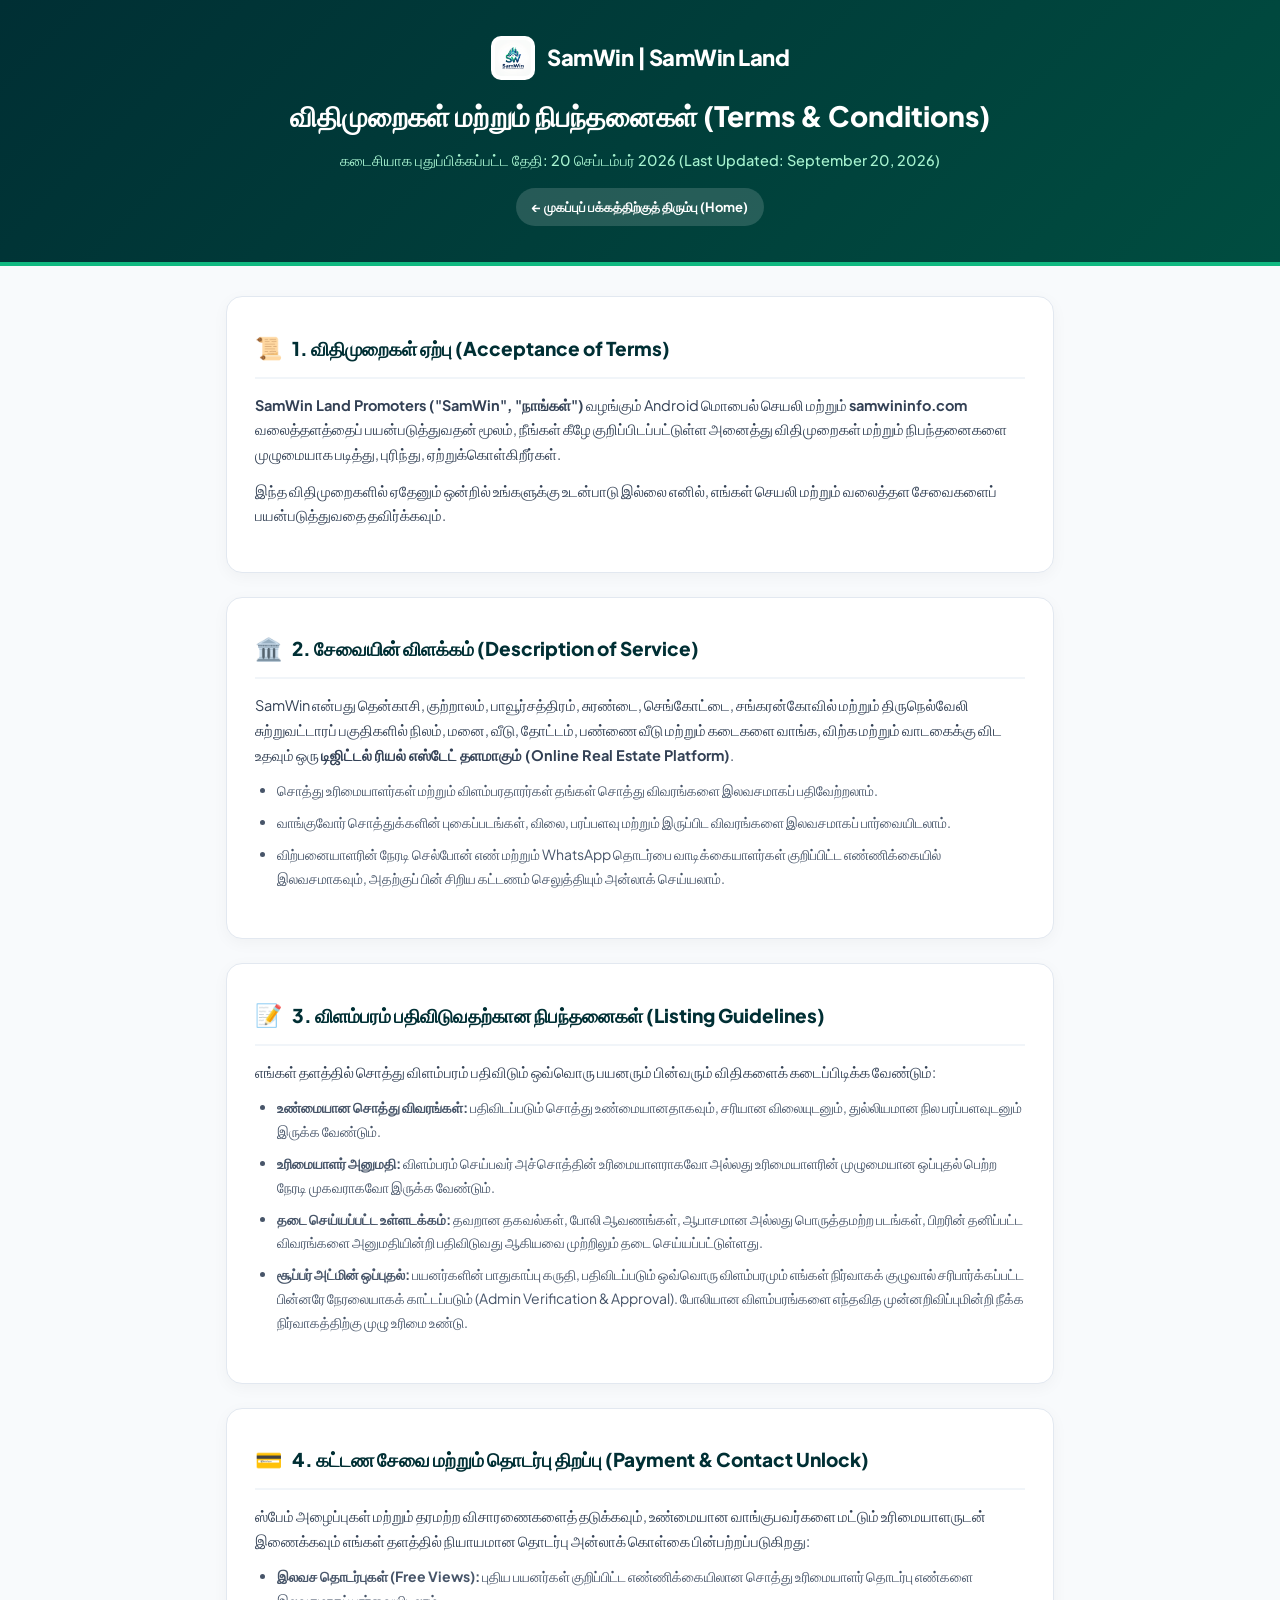
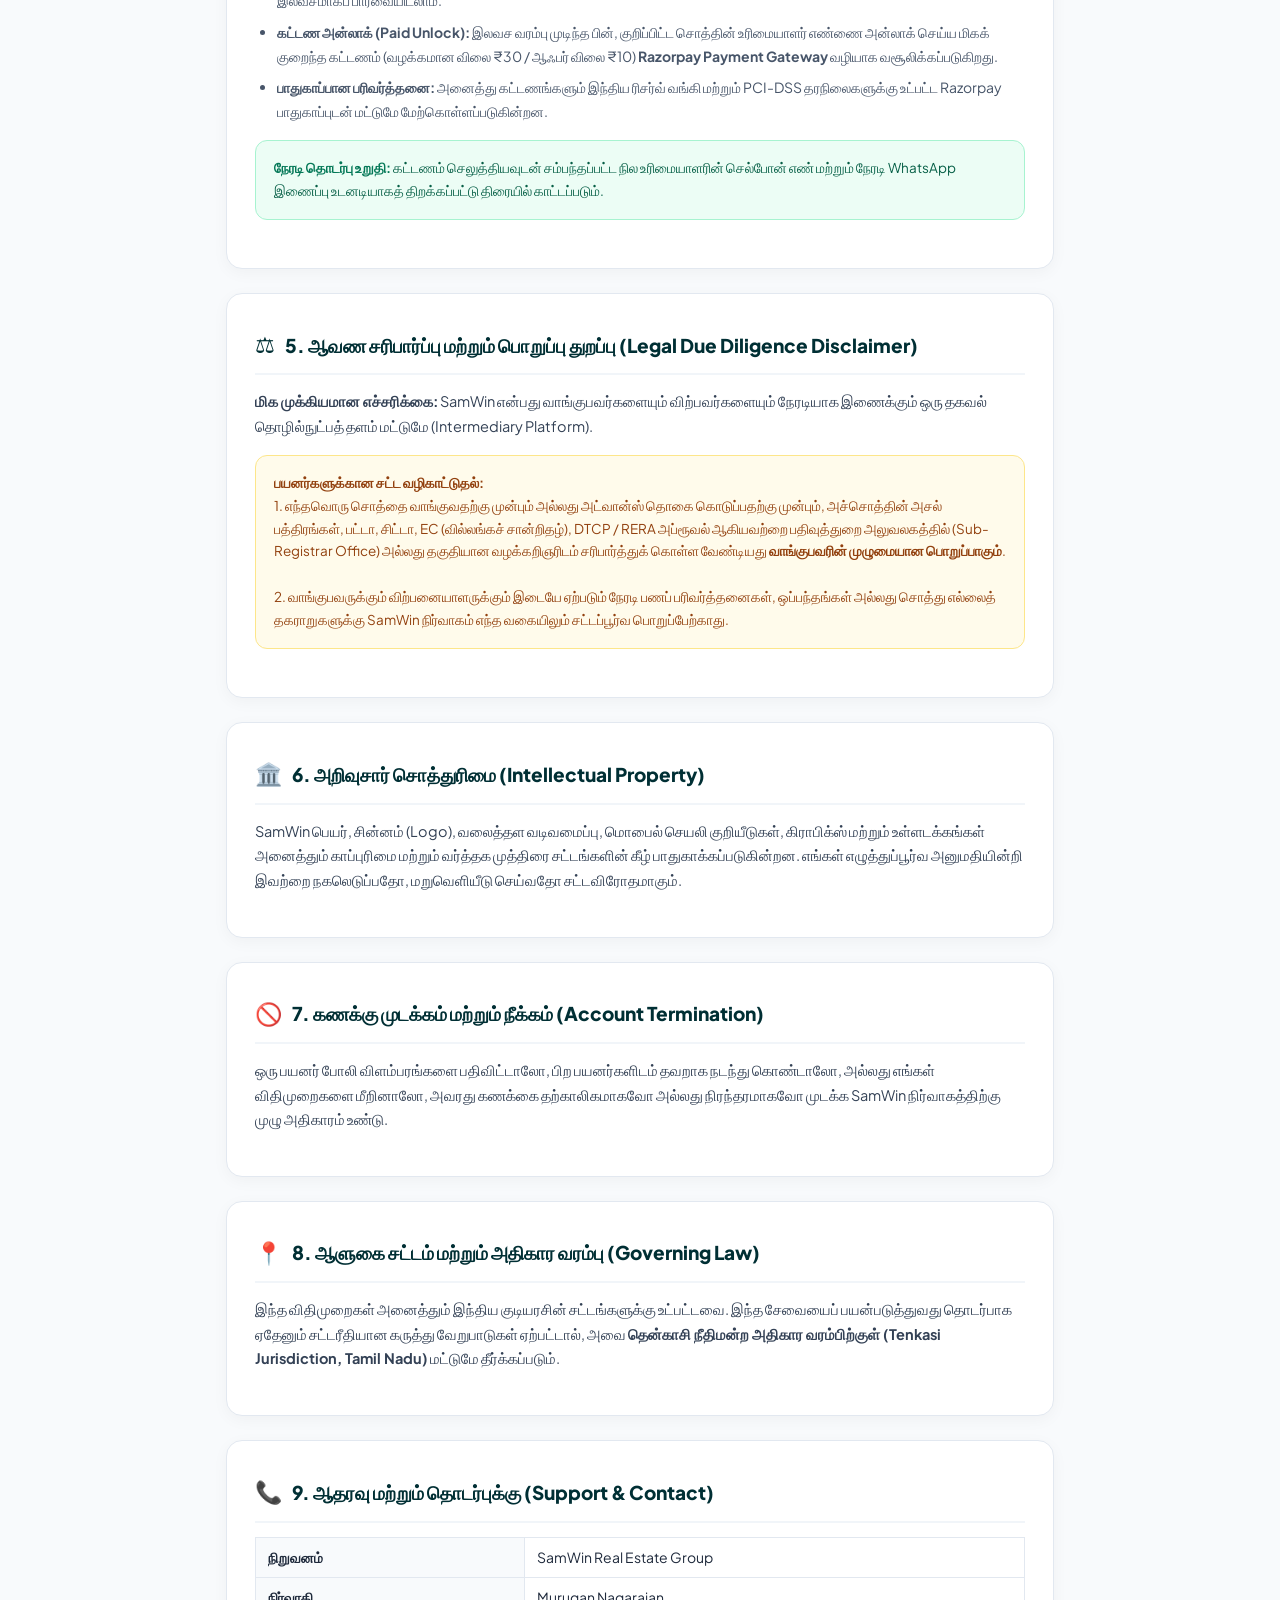
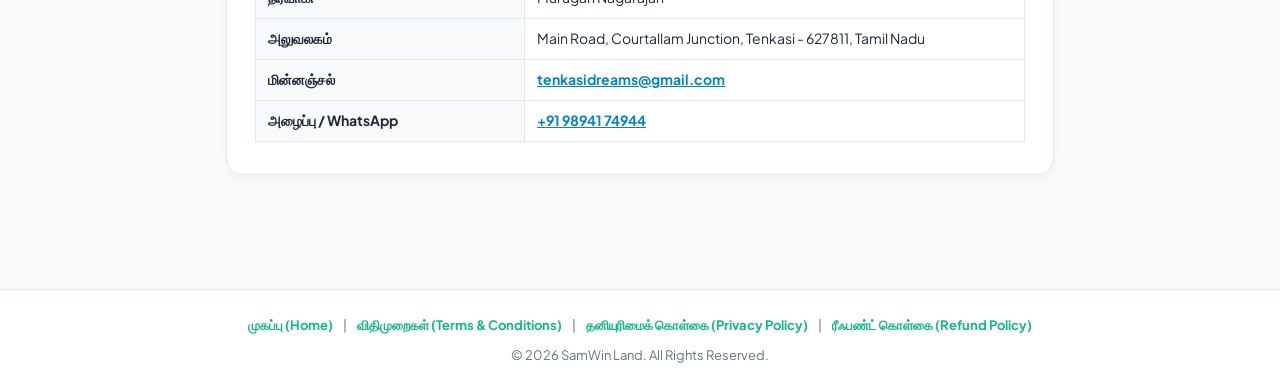
<file: terms.html>
﻿<!DOCTYPE html>
<html lang="ta">
<head>
  <meta charset="UTF-8">
  <meta name="viewport" content="width=device-width, initial-scale=1.0">
  <title>விதிமுறைகள் மற்றும் நிபந்தனைகள் | Terms & Conditions - SamWin Land</title>
  <meta name="description" content="SamWin செயலி மற்றும் வலைத்தளத்தின் பயன்பாட்டு விதிமுறைகள் மற்றும் நிபந்தனைகள் (Terms and Conditions). Google Play Store Compliant.">
  <link rel="icon" type="image/png" href="assets/images/app_logo.png">
  <link rel="preconnect" href="https://fonts.googleapis.com">
  <link rel="preconnect" href="https://fonts.gstatic.com" crossorigin>
  <link href="https://fonts.googleapis.com/css2?family=Plus+Jakarta+Sans:wght@400;500;600;700;800&display=swap" rel="stylesheet">
  <style>
    :root {
      --primary: #002f34;
      --primary-accent: #10B981;
      --secondary: #0F172A;
      --text-main: #1E293B;
      --text-muted: #64748B;
      --bg-light: #F8FAFC;
      --card-bg: #FFFFFF;
      --border-color: #E2E8F0;
    }
    * { box-sizing: border-box; margin: 0; padding: 0; font-family: 'Plus Jakarta Sans', system-ui, -apple-system, sans-serif; }
    body { background-color: var(--bg-light); color: var(--text-main); line-height: 1.7; }
    
    /* Header */
    .policy-header {
      background: linear-gradient(135deg, #002f34 0%, #004d40 100%);
      color: #fff;
      padding: 36px 20px;
      text-align: center;
      border-bottom: 4px solid var(--primary-accent);
    }
    .header-content { max-width: 860px; margin: 0 auto; }
    .brand-logo-row { display: flex; align-items: center; justify-content: center; gap: 12px; margin-bottom: 12px; }
    .brand-logo-img { width: 44px; height: 44px; border-radius: 10px; background: #fff; padding: 4px; }
    .brand-title { font-size: 22px; font-weight: 800; letter-spacing: -0.5px; }
    .header-content h1 { font-size: 28px; font-weight: 800; margin-bottom: 8px; color: #FFFFFF; }
    .header-content p { font-size: 14.5px; color: #A7F3D0; font-weight: 500; }
    .nav-back-btn {
      display: inline-flex; align-items: center; gap: 6px; background: rgba(255,255,255,0.15);
      color: #fff; padding: 8px 16px; border-radius: 20px; text-decoration: none; font-size: 13px;
      font-weight: 700; margin-top: 16px; transition: all 0.2s ease;
    }
    .nav-back-btn:hover { background: rgba(255,255,255,0.25); }

    /* Container */
    .policy-container { max-width: 860px; margin: 30px auto; padding: 0 16px 60px; }
    
    /* Card */
    .policy-card {
      background: var(--card-bg);
      border: 1px solid var(--border-color);
      border-radius: 16px;
      padding: 32px 28px;
      box-shadow: 0 4px 16px rgba(0, 0, 0, 0.04);
      margin-bottom: 24px;
    }

    .policy-card h2 {
      font-size: 19px;
      font-weight: 800;
      color: var(--primary);
      margin-bottom: 14px;
      display: flex;
      align-items: center;
      gap: 10px;
      border-bottom: 2px solid #F1F5F9;
      padding-bottom: 10px;
    }
    .policy-card h2 span.icon { font-size: 22px; }
    .policy-card p { font-size: 14.5px; color: #334155; margin-bottom: 12px; }
    .policy-card ul { margin: 12px 0 16px 22px; }
    .policy-card li { font-size: 14px; color: #475569; margin-bottom: 8px; }
    
    .highlight-box {
      background: #ECFDF5;
      border: 1.5px solid #A7F3D0;
      border-radius: 12px;
      padding: 16px 18px;
      margin: 16px 0;
      font-size: 13.5px;
      color: #065F46;
    }
    .highlight-box strong { color: #047857; }

    .warning-box {
      background: #FFFBEB;
      border: 1.5px solid #FDE68A;
      border-radius: 12px;
      padding: 16px 18px;
      margin: 16px 0;
      font-size: 13.5px;
      color: #92400E;
    }

    .contact-table { width: 100%; border-collapse: collapse; margin-top: 12px; font-size: 14px; }
    .contact-table td { padding: 8px 12px; border: 1px solid var(--border-color); }
    .contact-table td.label { font-weight: 700; background: #F8FAFC; width: 35%; color: #1E293B; }

    /* Footer */
    .policy-footer {
      text-align: center;
      padding: 24px 20px;
      font-size: 13px;
      color: var(--text-muted);
      border-top: 1px solid var(--border-color);
      background: #fff;
    }
    .policy-footer a { color: var(--primary-accent); text-decoration: none; font-weight: 700; margin: 0 8px; }
    .policy-footer a:hover { text-decoration: underline; }

    @media (max-width: 600px) {
      .policy-card { padding: 22px 18px; }
      .header-content h1 { font-size: 22px; }
      .policy-card h2 { font-size: 17px; }
    }
  </style>
</head>
<body>

  <!-- Header -->
  <header class="policy-header">
    <div class="header-content">
      <div class="brand-logo-row">
        <img src="assets/images/app_logo.png" alt="SamWin Logo" class="brand-logo-img" onerror="this.style.display='none'">
        <div class="brand-title">SamWin | SamWin Land</div>
      </div>
      <h1>விதிமுறைகள் மற்றும் நிபந்தனைகள் (Terms & Conditions)</h1>
      <p>கடைசியாக புதுப்பிக்கப்பட்ட தேதி: 20 செப்டம்பர் 2026 (Last Updated: September 20, 2026)</p>
      <a href="index.html" class="nav-back-btn">← முகப்புப் பக்கத்திற்குத் திரும்பு (Home)</a>
    </div>
  </header>

  <!-- Container -->
  <main class="policy-container">

    <!-- 1. Acceptance of Terms -->
    <div class="policy-card">
      <h2><span class="icon">📜</span> 1. விதிமுறைகள் ஏற்பு (Acceptance of Terms)</h2>
      <p>
        <strong>SamWin Land Promoters ("SamWin", "நாங்கள்")</strong> வழங்கும் Android மொபைல் செயலி மற்றும் <strong>samwininfo.com</strong> வலைத்தளத்தைப் பயன்படுத்துவதன் மூலம், நீங்கள் கீழே குறிப்பிடப்பட்டுள்ள அனைத்து விதிமுறைகள் மற்றும் நிபந்தனைகளை முழுமையாக படித்து, புரிந்து, ஏற்றுக்கொள்கிறீர்கள்.
      </p>
      <p>
        இந்த விதிமுறைகளில் ஏதேனும் ஒன்றில் உங்களுக்கு உடன்பாடு இல்லை எனில், எங்கள் செயலி மற்றும் வலைத்தள சேவைகளைப் பயன்படுத்துவதை தவிர்க்கவும்.
      </p>
    </div>

    <!-- 2. Services Overview -->
    <div class="policy-card">
      <h2><span class="icon">🏛️</span> 2. சேவையின் விளக்கம் (Description of Service)</h2>
      <p>
        SamWin என்பது தென்காசி, குற்றாலம், பாவூர்சத்திரம், சுரண்டை, செங்கோட்டை, சங்கரன்கோவில் மற்றும் திருநெல்வேலி சுற்றுவட்டாரப் பகுதிகளில் நிலம், மனை, வீடு, தோட்டம், பண்ணை வீடு மற்றும் கடைகளை வாங்க, விற்க மற்றும் வாடகைக்கு விட உதவும் ஒரு <strong>டிஜிட்டல் ரியல் எஸ்டேட் தளமாகும் (Online Real Estate Platform)</strong>.
      </p>
      <ul>
        <li>சொத்து உரிமையாளர்கள் மற்றும் விளம்பரதாரர்கள் தங்கள் சொத்து விவரங்களை இலவசமாகப் பதிவேற்றலாம்.</li>
        <li>வாங்குவோர் சொத்துக்களின் புகைப்படங்கள், விலை, பரப்பளவு மற்றும் இருப்பிட விவரங்களை இலவசமாகப் பார்வையிடலாம்.</li>
        <li>விற்பனையாளரின் நேரடி செல்போன் எண் மற்றும் WhatsApp தொடர்பை வாடிக்கையாளர்கள் குறிப்பிட்ட எண்ணிக்கையில் இலவசமாகவும், அதற்குப் பின் சிறிய கட்டணம் செலுத்தியும் அன்லாக் செய்யலாம்.</li>
      </ul>
    </div>

    <!-- 3. Property Listing Guidelines -->
    <div class="policy-card">
      <h2><span class="icon">📝</span> 3. விளம்பரம் பதிவிடுவதற்கான நிபந்தனைகள் (Listing Guidelines)</h2>
      <p>எங்கள் தளத்தில் சொத்து விளம்பரம் பதிவிடும் ஒவ்வொரு பயனரும் பின்வரும் விதிகளைக் கடைப்பிடிக்க வேண்டும்:</p>
      <ul>
        <li><strong>உண்மையான சொத்து விவரங்கள்:</strong> பதிவிடப்படும் சொத்து உண்மையானதாகவும், சரியான விலையுடனும், துல்லியமான நில பரப்பளவுடனும் இருக்க வேண்டும்.</li>
        <li><strong>உரிமையாளர் அனுமதி:</strong> விளம்பரம் செய்பவர் அச்சொத்தின் உரிமையாளராகவோ அல்லது உரிமையாளரின் முழுமையான ஒப்புதல் பெற்ற நேரடி முகவராகவோ இருக்க வேண்டும்.</li>
        <li><strong>தடை செய்யப்பட்ட உள்ளடக்கம்:</strong> தவறான தகவல்கள், போலி ஆவணங்கள், ஆபாசமான அல்லது பொருத்தமற்ற படங்கள், பிறரின் தனிப்பட்ட விவரங்களை அனுமதியின்றி பதிவிடுவது ஆகியவை முற்றிலும் தடை செய்யப்பட்டுள்ளது.</li>
        <li><strong>சூப்பர் அட்மின் ஒப்புதல்:</strong> பயனர்களின் பாதுகாப்பு கருதி, பதிவிடப்படும் ஒவ்வொரு விளம்பரமும் எங்கள் நிர்வாகக் குழுவால் சரிபார்க்கப்பட்ட பின்னரே நேரலையாகக் காட்டப்படும் (Admin Verification & Approval). போலியான விளம்பரங்களை எந்தவித முன்னறிவிப்புமின்றி நீக்க நிர்வாகத்திற்கு முழு உரிமை உண்டு.</li>
      </ul>
    </div>

    <!-- 4. Contact Unlock & Payment Terms -->
    <div class="policy-card">
      <h2><span class="icon">💳</span> 4. கட்டண சேவை மற்றும் தொடர்பு திறப்பு (Payment & Contact Unlock)</h2>
      <p>
        ஸ்பேம் அழைப்புகள் மற்றும் தரமற்ற விசாரணைகளைத் தடுக்கவும், உண்மையான வாங்குபவர்களை மட்டும் உரிமையாளருடன் இணைக்கவும் எங்கள் தளத்தில் நியாயமான தொடர்பு அன்லாக் கொள்கை பின்பற்றப்படுகிறது:
      </p>
      <ul>
        <li><strong>இலவச தொடர்புகள் (Free Views):</strong> புதிய பயனர்கள் குறிப்பிட்ட எண்ணிக்கையிலான சொத்து உரிமையாளர் தொடர்பு எண்களை இலவசமாகப் பார்வையிடலாம்.</li>
        <li><strong>கட்டண அன்லாக் (Paid Unlock):</strong> இலவச வரம்பு முடிந்த பின், குறிப்பிட்ட சொத்தின் உரிமையாளர் எண்ணை அன்லாக் செய்ய மிகக் குறைந்த கட்டணம் (வழக்கமான விலை ₹30 / ஆஃபர் விலை ₹10) <strong>Razorpay Payment Gateway</strong> வழியாக வசூலிக்கப்படுகிறது.</li>
        <li><strong>பாதுகாப்பான பரிவர்த்தனை:</strong> அனைத்து கட்டணங்களும் இந்திய ரிசர்வ் வங்கி மற்றும் PCI-DSS தரநிலைகளுக்கு உட்பட்ட Razorpay பாதுகாப்புடன் மட்டுமே மேற்கொள்ளப்படுகின்றன.</li>
      </ul>
      <div class="highlight-box">
        <strong>நேரடி தொடர்பு உறுதி:</strong> கட்டணம் செலுத்தியவுடன் சம்பந்தப்பட்ட நில உரிமையாளரின் செல்போன் எண் மற்றும் நேரடி WhatsApp இணைப்பு உடனடியாகத் திறக்கப்பட்டு திரையில் காட்டப்படும்.
      </div>
    </div>

    <!-- 5. Legal Disclaimer & Due Diligence -->
    <div class="policy-card">
      <h2><span class="icon">⚖️</span> 5. ஆவண சரிபார்ப்பு மற்றும் பொறுப்பு துறப்பு (Legal Due Diligence Disclaimer)</h2>
      <p>
        <strong>மிக முக்கியமான எச்சரிக்கை:</strong> SamWin என்பது வாங்குபவர்களையும் விற்பவர்களையும் நேரடியாக இணைக்கும் ஒரு தகவல் தொழில்நுட்பத் தளம் மட்டுமே (Intermediary Platform).
      </p>
      <div class="warning-box">
        <strong>பயனர்களுக்கான சட்ட வழிகாட்டுதல்:</strong><br>
        1. எந்தவொரு சொத்தை வாங்குவதற்கு முன்பும் அல்லது அட்வான்ஸ் தொகை கொடுப்பதற்கு முன்பும், அச்சொத்தின் அசல் பத்திரங்கள், பட்டா, சிட்டா, EC (வில்லங்கச் சான்றிதழ்), DTCP / RERA அப்ரூவல் ஆகியவற்றை பதிவுத்துறை அலுவலகத்தில் (Sub-Registrar Office) அல்லது தகுதியான வழக்கறிஞரிடம் சரிபார்த்துக் கொள்ள வேண்டியது <strong>வாங்குபவரின் முழுமையான பொறுப்பாகும்</strong>.<br><br>
        2. வாங்குபவருக்கும் விற்பனையாளருக்கும் இடையே ஏற்படும் நேரடி பணப் பரிவர்த்தனைகள், ஒப்பந்தங்கள் அல்லது சொத்து எல்லைத் தகராறுகளுக்கு SamWin நிர்வாகம் எந்த வகையிலும் சட்டப்பூர்வ பொறுப்பேற்காது.
      </div>
    </div>

    <!-- 6. Intellectual Property -->
    <div class="policy-card">
      <h2><span class="icon">🏛️</span> 6. அறிவுசார் சொத்துரிமை (Intellectual Property)</h2>
      <p>
        SamWin பெயர், சின்னம் (Logo), வலைத்தள வடிவமைப்பு, மொபைல் செயலி குறியீடுகள், கிராபிக்ஸ் மற்றும் உள்ளடக்கங்கள் அனைத்தும் காப்புரிமை மற்றும் வர்த்தக முத்திரை சட்டங்களின் கீழ் பாதுகாக்கப்படுகின்றன. எங்கள் எழுத்துப்பூர்வ அனுமதியின்றி இவற்றை நகலெடுப்பதோ, மறுவெளியீடு செய்வதோ சட்டவிரோதமாகும்.
      </p>
    </div>

    <!-- 7. Account Termination -->
    <div class="policy-card">
      <h2><span class="icon">🚫</span> 7. கணக்கு முடக்கம் மற்றும் நீக்கம் (Account Termination)</h2>
      <p>
        ஒரு பயனர் போலி விளம்பரங்களை பதிவிட்டாலோ, பிற பயனர்களிடம் தவறாக நடந்து கொண்டாலோ, அல்லது எங்கள் விதிமுறைகளை மீறினாலோ, அவரது கணக்கை தற்காலிகமாகவோ அல்லது நிரந்தரமாகவோ முடக்க SamWin நிர்வாகத்திற்கு முழு அதிகாரம் உண்டு.
      </p>
    </div>

    <!-- 8. Governing Law & Jurisdiction -->
    <div class="policy-card">
      <h2><span class="icon">📍</span> 8. ஆளுகை சட்டம் மற்றும் அதிகார வரம்பு (Governing Law)</h2>
      <p>
        இந்த விதிமுறைகள் அனைத்தும் இந்திய குடியரசின் சட்டங்களுக்கு உட்பட்டவை. இந்த சேவையைப் பயன்படுத்துவது தொடர்பாக ஏதேனும் சட்டரீதியான கருத்து வேறுபாடுகள் ஏற்பட்டால், அவை <strong>தென்காசி நீதிமன்ற அதிகார வரம்பிற்குள் (Tenkasi Jurisdiction, Tamil Nadu)</strong> மட்டுமே தீர்க்கப்படும்.
      </p>
    </div>

    <!-- 9. Contact Information -->
    <div class="policy-card">
      <h2><span class="icon">📞</span> 9. ஆதரவு மற்றும் தொடர்புக்கு (Support & Contact)</h2>
      <table class="contact-table">
        <tr>
          <td class="label">நிறுவனம்</td>
          <td>SamWin Real Estate Group</td>
        </tr>
        <tr>
          <td class="label">நிர்வாகி</td>
          <td>Murugan Nagarajan</td>
        </tr>
        <tr>
          <td class="label">அலுவலகம்</td>
          <td>Main Road, Courtallam Junction, Tenkasi - 627811, Tamil Nadu</td>
        </tr>
        <tr>
          <td class="label">மின்னஞ்சல்</td>
          <td><a href="mailto:tenkasidreams@gmail.com" style="color: #0284C7; font-weight: 700;">tenkasidreams@gmail.com</a></td>
        </tr>
        <tr>
          <td class="label">அழைப்பு / WhatsApp</td>
          <td><a href="tel:9894174944" style="color: #0284C7; font-weight: 700;">+91 98941 74944</a></td>
        </tr>
      </table>
    </div>

  </main>

  <!-- Footer -->
  <footer class="policy-footer">
    <div style="margin-bottom: 8px;">
      <a href="index.html">முகப்பு (Home)</a> |
      <a href="terms.html">விதிமுறைகள் (Terms & Conditions)</a> |
      <a href="privacy.html">தனியுரிமைக் கொள்கை (Privacy Policy)</a> |
      <a href="refund.html">ரீஃபண்ட் கொள்கை (Refund Policy)</a>
    </div>
    <div>© 2026 SamWin Land. All Rights Reserved.</div>
  </footer>

</body>
</html>
</file>
<file: admin/css/admin.css>
/* ==========================================================
   Tenkasi Dreams Land - Super Admin Dashboard Styling
   Modern Glassmorphic Slate & Emerald Luxury Theme
   ========================================================== */

:root {
  --bg-primary: #0b111e;
  --bg-secondary: #131d31;
  --bg-card: rgba(23, 34, 56, 0.85);
  --bg-card-hover: rgba(30, 44, 72, 0.95);
  --bg-glass: rgba(19, 29, 49, 0.65);
  --border-glass: rgba(255, 255, 255, 0.08);
  --border-glass-hover: rgba(16, 185, 129, 0.35);

  --accent-primary: #10b981;
  --accent-primary-hover: #059669;
  --accent-gold: #f59e0b;
  --accent-gold-light: #fbbf24;
  --accent-blue: #3b82f6;
  --accent-purple: #8b5cf6;
  --accent-danger: #ef4444;
  --accent-danger-hover: #dc2626;

  --text-primary: #f8fafc;
  --text-secondary: #94a3b8;
  --text-muted: #64748b;

  --font-family: 'Plus Jakarta Sans', 'Noto Sans Tamil', -apple-system, BlinkMacSystemFont, 'Segoe UI', Roboto, sans-serif;
  --radius-sm: 8px;
  --radius-md: 14px;
  --radius-lg: 20px;
  --radius-full: 9999px;

  --shadow-card: 0 10px 30px -5px rgba(0, 0, 0, 0.45);
  --shadow-glow: 0 0 25px rgba(16, 185, 129, 0.2);
  --shadow-gold: 0 0 25px rgba(245, 158, 11, 0.2);
  --transition-fast: 0.2s cubic-bezier(0.4, 0, 0.2, 1);
  --transition-smooth: 0.35s cubic-bezier(0.4, 0, 0.2, 1);
}

* {
  margin: 0;
  padding: 0;
  box-sizing: border-box;
}

body {
  font-family: var(--font-family);
  background-color: var(--bg-primary);
  color: var(--text-primary);
  min-height: 100vh;
  line-height: 1.5;
  overflow-x: hidden;
  background-image: 
    radial-gradient(circle at 10% 20%, rgba(16, 185, 129, 0.07) 0%, transparent 40%),
    radial-gradient(circle at 90% 80%, rgba(245, 158, 11, 0.05) 0%, transparent 40%),
    radial-gradient(circle at 50% 50%, rgba(59, 130, 246, 0.04) 0%, transparent 60%);
  background-attachment: fixed;
}

/* ==================== LOGIN SCREEN ==================== */
.login-container {
  min-height: 100vh;
  display: flex;
  align-items: center;
  justify-content: center;
  padding: 20px;
}

.login-card {
  width: 100%;
  max-width: 460px;
  background: var(--bg-card);
  backdrop-filter: blur(20px);
  -webkit-backdrop-filter: blur(20px);
  border: 1px solid var(--border-glass);
  border-radius: var(--radius-lg);
  padding: 40px;
  box-shadow: var(--shadow-card);
  animation: fadeInDown 0.6s cubic-bezier(0.16, 1, 0.3, 1);
  position: relative;
  overflow: hidden;
}

.login-card::before {
  content: '';
  position: absolute;
  top: 0;
  left: 0;
  right: 0;
  height: 4px;
  background: linear-gradient(90deg, #10b981, #f59e0b, #3b82f6);
}

.login-header {
  text-align: center;
  margin-bottom: 30px;
}

.login-logo {
  width: 72px;
  height: 72px;
  background: linear-gradient(135deg, #10b981 0%, #047857 100%);
  border-radius: 20px;
  display: inline-flex;
  align-items: center;
  justify-content: center;
  font-size: 32px;
  box-shadow: var(--shadow-glow);
  margin-bottom: 16px;
  border: 2px solid rgba(255, 255, 255, 0.15);
}

.login-title {
  font-size: 24px;
  font-weight: 700;
  letter-spacing: -0.5px;
  margin-bottom: 6px;
  background: linear-gradient(135deg, #ffffff 0%, #cbd5e1 100%);
  -webkit-background-clip: text;
  -webkit-text-fill-color: transparent;
}

.login-subtitle {
  color: var(--text-secondary);
  font-size: 14px;
}

.badge-super-admin {
  display: inline-block;
  background: rgba(245, 158, 11, 0.15);
  color: var(--accent-gold);
  border: 1px solid rgba(245, 158, 11, 0.3);
  padding: 4px 12px;
  border-radius: var(--radius-full);
  font-size: 12px;
  font-weight: 600;
  margin-top: 10px;
}

.form-group {
  margin-bottom: 20px;
}

.form-label {
  display: block;
  font-size: 13px;
  font-weight: 600;
  color: var(--text-secondary);
  margin-bottom: 8px;
}

.form-control {
  width: 100%;
  padding: 12px 16px;
  background: rgba(11, 17, 30, 0.6);
  border: 1px solid var(--border-glass);
  border-radius: var(--radius-sm);
  color: var(--text-primary);
  font-family: inherit;
  font-size: 14px;
  transition: var(--transition-fast);
}

.form-control:focus {
  outline: none;
  border-color: var(--accent-primary);
  box-shadow: 0 0 0 3px rgba(16, 185, 129, 0.15);
  background: rgba(11, 17, 30, 0.85);
}

.form-control::placeholder {
  color: var(--text-muted);
}

.btn {
  display: inline-flex;
  align-items: center;
  justify-content: center;
  gap: 8px;
  padding: 12px 20px;
  border-radius: var(--radius-sm);
  font-family: inherit;
  font-size: 14px;
  font-weight: 600;
  cursor: pointer;
  border: none;
  transition: var(--transition-smooth);
}

.btn-primary {
  background: linear-gradient(135deg, var(--accent-primary) 0%, var(--accent-primary-hover) 100%);
  color: #ffffff;
  box-shadow: 0 4px 14px rgba(16, 185, 129, 0.35);
}

.btn-primary:hover {
  transform: translateY(-2px);
  box-shadow: 0 6px 20px rgba(16, 185, 129, 0.45);
}

.btn-gold {
  background: linear-gradient(135deg, var(--accent-gold) 0%, #d97706 100%);
  color: #ffffff;
  box-shadow: 0 4px 14px rgba(245, 158, 11, 0.35);
}

.btn-gold:hover {
  transform: translateY(-2px);
  box-shadow: 0 6px 20px rgba(245, 158, 11, 0.45);
}

.btn-secondary {
  background: rgba(255, 255, 255, 0.08);
  color: var(--text-primary);
  border: 1px solid var(--border-glass);
}

.btn-secondary:hover {
  background: rgba(255, 255, 255, 0.14);
}

.btn-danger {
  background: var(--accent-danger);
  color: #ffffff;
}

.btn-danger:hover {
  background: var(--accent-danger-hover);
}

.btn-block {
  width: 100%;
}

.demo-credentials-box {
  background: rgba(16, 185, 129, 0.08);
  border: 1px dashed rgba(16, 185, 129, 0.35);
  border-radius: var(--radius-sm);
  padding: 12px;
  margin-top: 20px;
  font-size: 13px;
  color: #a7f3d0;
  display: flex;
  align-items: center;
  justify-content: space-between;
  cursor: pointer;
  transition: var(--transition-fast);
}

.demo-credentials-box:hover {
  background: rgba(16, 185, 129, 0.15);
  border-color: var(--accent-primary);
}

/* ==================== APP LAYOUT ==================== */
.app-container {
  display: flex;
  min-height: 100vh;
}

/* Sidebar */
.sidebar {
  width: 280px;
  background: var(--bg-secondary);
  border-right: 1px solid var(--border-glass);
  padding: 24px 16px;
  display: flex;
  flex-direction: column;
  position: fixed;
  top: 0;
  bottom: 0;
  left: 0;
  z-index: 50;
  transition: var(--transition-smooth);
}

.brand-section {
  display: flex;
  align-items: center;
  gap: 12px;
  padding: 0 12px 24px 12px;
  border-bottom: 1px solid var(--border-glass);
  margin-bottom: 20px;
}

.brand-icon {
  width: 44px;
  height: 44px;
  background: linear-gradient(135deg, #10b981 0%, #047857 100%);
  border-radius: 12px;
  display: flex;
  align-items: center;
  justify-content: center;
  font-size: 22px;
  box-shadow: var(--shadow-glow);
}

.brand-name {
  font-size: 16px;
  font-weight: 700;
  color: #ffffff;
  line-height: 1.2;
}

.brand-tag {
  font-size: 11px;
  color: var(--accent-gold);
  font-weight: 600;
}

.nav-menu {
  list-style: none;
  display: flex;
  flex-direction: column;
  gap: 6px;
  flex: 1;
}

.nav-item {
  border-radius: var(--radius-sm);
  transition: var(--transition-fast);
}

.nav-link {
  display: flex;
  align-items: center;
  gap: 12px;
  padding: 12px 16px;
  color: var(--text-secondary);
  text-decoration: none;
  font-size: 14px;
  font-weight: 500;
  border-radius: var(--radius-sm);
  transition: var(--transition-fast);
  cursor: pointer;
}

.nav-link i, .nav-link .icon {
  font-size: 18px;
  width: 20px;
  text-align: center;
}

.nav-link:hover {
  color: var(--text-primary);
  background: rgba(255, 255, 255, 0.05);
}

.nav-item.active .nav-link {
  color: #ffffff;
  background: linear-gradient(90deg, rgba(16, 185, 129, 0.25) 0%, rgba(16, 185, 129, 0.05) 100%);
  border-left: 3px solid var(--accent-primary);
  font-weight: 600;
}

.sidebar-footer {
  padding-top: 16px;
  border-top: 1px solid var(--border-glass);
}

.admin-user-card {
  display: flex;
  align-items: center;
  gap: 12px;
  padding: 10px 12px;
  background: rgba(11, 17, 30, 0.4);
  border-radius: var(--radius-sm);
  margin-bottom: 12px;
}

.admin-avatar {
  width: 38px;
  height: 38px;
  background: linear-gradient(135deg, #f59e0b 0%, #d97706 100%);
  border-radius: 50%;
  display: flex;
  align-items: center;
  justify-content: center;
  font-weight: 700;
  color: #ffffff;
  font-size: 14px;
}

.admin-info {
  flex: 1;
  overflow: hidden;
}

.admin-info .name {
  font-size: 13px;
  font-weight: 600;
  color: var(--text-primary);
  white-space: nowrap;
  overflow: hidden;
  text-overflow: ellipsis;
}

.admin-info .role {
  font-size: 11px;
  color: var(--accent-gold);
}

/* Main Content */
.main-wrapper {
  flex: 1;
  margin-left: 280px;
  display: flex;
  flex-direction: column;
  min-height: 100vh;
}

/* Top Navbar */
.top-navbar {
  height: 70px;
  background: rgba(19, 29, 49, 0.8);
  backdrop-filter: blur(15px);
  -webkit-backdrop-filter: blur(15px);
  border-bottom: 1px solid var(--border-glass);
  padding: 0 32px;
  display: flex;
  align-items: center;
  justify-content: space-between;
  position: sticky;
  top: 0;
  z-index: 40;
}

.page-title-box h1 {
  font-size: 20px;
  font-weight: 700;
  color: #ffffff;
}

.page-title-box p {
  font-size: 12px;
  color: var(--text-secondary);
}

.nav-actions {
  display: flex;
  align-items: center;
  gap: 16px;
}

.status-pill-online {
  display: flex;
  align-items: center;
  gap: 6px;
  background: rgba(16, 185, 129, 0.12);
  color: #10b981;
  border: 1px solid rgba(16, 185, 129, 0.25);
  padding: 6px 14px;
  border-radius: var(--radius-full);
  font-size: 12px;
  font-weight: 600;
}

.status-pill-online .dot {
  width: 8px;
  height: 8px;
  background: #10b981;
  border-radius: 50%;
  box-shadow: 0 0 8px #10b981;
  animation: pulse 2s infinite;
}

/* Page Body */
.content-body {
  padding: 32px;
  flex: 1;
}

/* Tab Panels */
.tab-panel {
  display: none;
  animation: fadeIn 0.4s ease;
}

.tab-panel.active {
  display: block;
}

/* ==================== STATS KPI GRID ==================== */
.stats-grid {
  display: grid;
  grid-template-columns: repeat(auto-fit, minmax(220px, 1fr));
  gap: 20px;
  margin-bottom: 28px;
}

.stat-card {
  background: var(--bg-card);
  backdrop-filter: blur(15px);
  -webkit-backdrop-filter: blur(15px);
  border: 1px solid var(--border-glass);
  border-radius: var(--radius-md);
  padding: 22px;
  box-shadow: var(--shadow-card);
  display: flex;
  align-items: center;
  justify-content: space-between;
  transition: var(--transition-smooth);
}

.stat-card:hover {
  transform: translateY(-3px);
  border-color: var(--border-glass-hover);
  background: var(--bg-card-hover);
}

.stat-info h3 {
  font-size: 13px;
  color: var(--text-secondary);
  font-weight: 500;
  margin-bottom: 6px;
}

.stat-info .stat-number {
  font-size: 28px;
  font-weight: 800;
  color: #ffffff;
  line-height: 1.1;
}

.stat-info .stat-sub {
  font-size: 11px;
  color: var(--text-muted);
  margin-top: 4px;
}

.stat-icon-wrapper {
  width: 52px;
  height: 52px;
  border-radius: 14px;
  display: flex;
  align-items: center;
  justify-content: center;
  font-size: 24px;
}

.icon-emerald { background: rgba(16, 185, 129, 0.15); color: #10b981; }
.icon-gold { background: rgba(245, 158, 11, 0.15); color: #f59e0b; }
.icon-blue { background: rgba(59, 130, 246, 0.15); color: #3b82f6; }
.icon-purple { background: rgba(139, 92, 246, 0.15); color: #8b5cf6; }

/* Category Visualizer Grid */
.category-pills-row {
  display: grid;
  grid-template-columns: repeat(6, 1fr);
  gap: 12px;
  margin-bottom: 28px;
}

.cat-pill-card {
  background: var(--bg-card);
  border: 1px solid var(--border-glass);
  border-radius: var(--radius-sm);
  padding: 14px;
  text-align: center;
  transition: var(--transition-fast);
  cursor: pointer;
}

.cat-pill-card:hover, .cat-pill-card.active {
  border-color: var(--accent-primary);
  background: rgba(16, 185, 129, 0.1);
  transform: translateY(-2px);
}

.cat-pill-card .cat-icon {
  font-size: 24px;
  margin-bottom: 6px;
}

.cat-pill-card .cat-title {
  font-size: 13px;
  font-weight: 600;
  color: var(--text-primary);
}

.cat-pill-card .cat-count {
  font-size: 11px;
  color: var(--accent-gold);
  font-weight: 700;
}

/* ==================== DATA TABLES & FILTERS ==================== */
.section-card {
  background: var(--bg-card);
  backdrop-filter: blur(15px);
  -webkit-backdrop-filter: blur(15px);
  border: 1px solid var(--border-glass);
  border-radius: var(--radius-md);
  padding: 24px;
  box-shadow: var(--shadow-card);
  margin-bottom: 30px;
}

.section-header {
  display: flex;
  align-items: center;
  justify-content: space-between;
  flex-wrap: wrap;
  gap: 16px;
  margin-bottom: 20px;
}

.section-title {
  font-size: 18px;
  font-weight: 700;
  color: #ffffff;
  display: flex;
  align-items: center;
  gap: 10px;
}

.table-controls {
  display: flex;
  align-items: center;
  gap: 12px;
  flex-wrap: wrap;
}

.search-input-box {
  position: relative;
  min-width: 240px;
}

.search-input-box input {
  padding-left: 36px;
}

.search-input-box .search-icon {
  position: absolute;
  left: 12px;
  top: 50%;
  transform: translateY(-50%);
  color: var(--text-muted);
  font-size: 14px;
}

.select-filter {
  padding: 10px 14px;
  background: rgba(11, 17, 30, 0.6);
  border: 1px solid var(--border-glass);
  border-radius: var(--radius-sm);
  color: var(--text-primary);
  font-family: inherit;
  font-size: 13px;
  cursor: pointer;
}

.select-filter:focus {
  outline: none;
  border-color: var(--accent-primary);
}

/* Master Table */
.custom-table-responsive {
  width: 100%;
  overflow-x: auto;
}

.custom-table {
  width: 100%;
  border-collapse: collapse;
  text-align: left;
}

.custom-table th {
  padding: 14px 16px;
  font-size: 12px;
  font-weight: 600;
  text-transform: uppercase;
  letter-spacing: 0.5px;
  color: var(--text-muted);
  border-bottom: 1px solid var(--border-glass);
  background: rgba(11, 17, 30, 0.3);
}

.custom-table td {
  padding: 16px;
  font-size: 13px;
  color: var(--text-secondary);
  border-bottom: 1px solid rgba(255, 255, 255, 0.04);
  vertical-align: middle;
}

.custom-table tbody tr {
  transition: var(--transition-fast);
}

.custom-table tbody tr:hover {
  background: rgba(255, 255, 255, 0.03);
}

.prop-cell {
  display: flex;
  align-items: center;
  gap: 14px;
}

.prop-thumb {
  width: 50px;
  height: 50px;
  border-radius: var(--radius-sm);
  object-fit: cover;
  background: #1e293b;
  display: flex;
  align-items: center;
  justify-content: center;
  font-size: 20px;
}

.prop-meta-title {
  font-weight: 600;
  color: #ffffff;
  font-size: 14px;
  margin-bottom: 3px;
  max-width: 260px;
  white-space: nowrap;
  overflow: hidden;
  text-overflow: ellipsis;
}

.prop-meta-location {
  font-size: 12px;
  color: var(--text-muted);
}

.price-text {
  font-weight: 700;
  color: var(--accent-gold);
  font-size: 14px;
}

.badge {
  display: inline-flex;
  align-items: center;
  gap: 4px;
  padding: 4px 10px;
  border-radius: var(--radius-full);
  font-size: 11px;
  font-weight: 600;
}

.badge-active { background: rgba(16, 185, 129, 0.15); color: #10b981; border: 1px solid rgba(16, 185, 129, 0.3); }
.badge-pending { background: rgba(245, 158, 11, 0.15); color: #f59e0b; border: 1px solid rgba(245, 158, 11, 0.3); }
.badge-sold { background: rgba(148, 163, 184, 0.15); color: #94a3b8; border: 1px solid rgba(148, 163, 184, 0.3); }
.badge-category { background: rgba(59, 130, 246, 0.15); color: #60a5fa; border: 1px solid rgba(59, 130, 246, 0.3); }

.action-btn-group {
  display: flex;
  align-items: center;
  gap: 6px;
}

.btn-icon {
  width: 32px;
  height: 32px;
  border-radius: var(--radius-sm);
  display: inline-flex;
  align-items: center;
  justify-content: center;
  border: 1px solid var(--border-glass);
  background: rgba(255, 255, 255, 0.05);
  color: var(--text-secondary);
  cursor: pointer;
  transition: var(--transition-fast);
  font-size: 14px;
}

.btn-icon:hover {
  background: rgba(255, 255, 255, 0.12);
  color: #ffffff;
  transform: translateY(-1px);
}

.btn-icon-emerald:hover { background: #10b981; color: #ffffff; border-color: #10b981; }
.btn-icon-gold:hover { background: #f59e0b; color: #ffffff; border-color: #f59e0b; }
.btn-icon-danger:hover { background: #ef4444; color: #ffffff; border-color: #ef4444; }

/* ==================== BUYER REQUIREMENTS BOARD ==================== */
.requirements-grid {
  display: grid;
  grid-template-columns: repeat(auto-fit, minmax(320px, 1fr));
  gap: 20px;
}

.req-card {
  background: var(--bg-card);
  border: 1px solid var(--border-glass);
  border-radius: var(--radius-md);
  padding: 20px;
  transition: var(--transition-smooth);
  display: flex;
  flex-direction: column;
  justify-content: space-between;
}

.req-card:hover {
  border-color: var(--accent-gold);
  box-shadow: var(--shadow-gold);
  transform: translateY(-2px);
}

.req-header {
  display: flex;
  align-items: flex-start;
  justify-content: space-between;
  margin-bottom: 12px;
}

.req-user-name {
  font-size: 15px;
  font-weight: 700;
  color: #ffffff;
}

.req-badge {
  background: rgba(245, 158, 11, 0.15);
  color: var(--accent-gold);
  font-size: 11px;
  font-weight: 600;
  padding: 3px 8px;
  border-radius: var(--radius-full);
}

.req-details-list {
  font-size: 13px;
  color: var(--text-secondary);
  display: flex;
  flex-direction: column;
  gap: 6px;
  margin-bottom: 16px;
}

.req-detail-item {
  display: flex;
  align-items: center;
  gap: 8px;
}

.req-desc {
  background: rgba(11, 17, 30, 0.4);
  padding: 10px;
  border-radius: var(--radius-sm);
  font-size: 12px;
  color: var(--text-primary);
  line-height: 1.4;
  margin-bottom: 16px;
  border-left: 3px solid var(--accent-gold);
}

.req-actions-bar {
  display: flex;
  align-items: center;
  gap: 10px;
  border-top: 1px solid var(--border-glass);
  padding-top: 14px;
}

.btn-contact-call {
  flex: 1;
  background: rgba(16, 185, 129, 0.15);
  color: #10b981;
  border: 1px solid rgba(16, 185, 129, 0.3);
  padding: 8px;
  border-radius: var(--radius-sm);
  font-size: 12px;
  font-weight: 600;
  text-decoration: none;
  text-align: center;
  transition: var(--transition-fast);
}

.btn-contact-call:hover {
  background: #10b981;
  color: #ffffff;
}

.btn-contact-whatsapp {
  flex: 1;
  background: rgba(37, 211, 102, 0.15);
  color: #25d366;
  border: 1px solid rgba(37, 211, 102, 0.3);
  padding: 8px;
  border-radius: var(--radius-sm);
  font-size: 12px;
  font-weight: 600;
  text-decoration: none;
  text-align: center;
  transition: var(--transition-fast);
}

.btn-contact-whatsapp:hover {
  background: #25d366;
  color: #ffffff;
}

/* ==================== LAND CALCULATOR ==================== */
.calculator-box {
  background: var(--bg-card);
  border: 1px solid var(--border-glass);
  border-radius: var(--radius-md);
  padding: 28px;
  max-width: 800px;
  margin: 0 auto;
}

.calc-input-row {
  display: grid;
  grid-template-columns: 2fr 1fr;
  gap: 16px;
  margin-bottom: 24px;
}

.calc-results-grid {
  display: grid;
  grid-template-columns: repeat(auto-fit, minmax(160px, 1fr));
  gap: 14px;
  margin-top: 20px;
}

.calc-result-card {
  background: rgba(11, 17, 30, 0.6);
  border: 1px solid var(--border-glass);
  border-radius: var(--radius-sm);
  padding: 16px;
  text-align: center;
}

.calc-result-card .unit-label {
  font-size: 12px;
  color: var(--text-secondary);
  margin-bottom: 4px;
}

.calc-result-card .unit-val {
  font-size: 20px;
  font-weight: 700;
  color: var(--accent-gold);
}

/* ==================== MODALS ==================== */
.modal-backdrop,
.modal {
  position: fixed;
  top: 0;
  left: 0;
  right: 0;
  bottom: 0;
  background: rgba(0, 0, 0, 0.75);
  backdrop-filter: blur(8px);
  -webkit-backdrop-filter: blur(8px);
  display: none;
  align-items: center;
  justify-content: center;
  z-index: 9999;
  padding: 20px;
}

.modal-backdrop.show,
.modal.show {
  display: flex !important;
  animation: fadeIn 0.3s ease;
}

.modal-dialog {
  width: 100%;
  max-width: 840px;
  max-height: 92vh;
  background: var(--bg-secondary);
  border: 1px solid var(--border-glass);
  border-radius: var(--radius-lg);
  box-shadow: 0 25px 50px -12px rgba(0, 0, 0, 0.7);
  display: flex;
  flex-direction: column;
  overflow: hidden;
  animation: zoomIn 0.3s ease;
}

.modal-dialog > form,
.modal-content {
  background: transparent;
  display: flex;
  flex-direction: column;
  overflow: hidden;
  width: 100%;
  height: 100%;
  flex: 1;
  min-height: 0;
}

.modal-header {
  padding: 18px 26px;
  border-bottom: 1px solid var(--border-glass);
  display: flex;
  align-items: center;
  justify-content: space-between;
  flex-shrink: 0;
  background: rgba(15, 23, 42, 0.85);
}

.modal-title {
  font-size: 18px;
  font-weight: 700;
  color: #ffffff;
}

.modal-close {
  background: none;
  border: none;
  font-size: 20px;
  color: var(--text-muted);
  cursor: pointer;
  transition: var(--transition-fast);
}

.modal-close:hover {
  color: #ffffff;
}

.modal-body {
  padding: 24px 28px;
  overflow-y: auto;
  flex: 1;
  min-height: 0;
}

.modal-footer {
  padding: 16px 28px;
  border-top: 2px solid rgba(245, 158, 11, 0.4);
  display: flex;
  align-items: center;
  justify-content: flex-end;
  gap: 14px;
  background: #0b1329;
  flex-shrink: 0;
  position: sticky;
  bottom: 0;
  z-index: 100;
  box-shadow: 0 -6px 25px rgba(0, 0, 0, 0.6);
}

/* Floating Action Button for Add Property (Always Visible) */
.admin-fab-btn {
  position: fixed;
  bottom: 28px;
  right: 28px;
  z-index: 999;
  background: linear-gradient(135deg, #f59e0b 0%, #d97706 100%);
  color: #0b111e;
  border: 2px solid rgba(255, 255, 255, 0.35);
  border-radius: 50px;
  padding: 14px 24px;
  font-size: 14.5px;
  font-weight: 800;
  display: inline-flex;
  align-items: center;
  gap: 10px;
  box-shadow: 0 8px 28px rgba(245, 158, 11, 0.55);
  cursor: pointer;
  transition: all 0.25s cubic-bezier(0.4, 0, 0.2, 1);
}

.admin-fab-btn:hover {
  transform: translateY(-3px) scale(1.04);
  box-shadow: 0 12px 36px rgba(245, 158, 11, 0.75);
  background: linear-gradient(135deg, #fbbf24 0%, #f59e0b 100%);
}

.form-grid-2 {
  display: grid;
  grid-template-columns: 1fr 1fr;
  gap: 16px;
}

.form-grid-3 {
  display: grid;
  grid-template-columns: 1fr 1fr 1fr;
  gap: 16px;
}

.checkbox-group {
  display: flex;
  align-items: center;
  gap: 8px;
  margin-top: 6px;
}

.checkbox-group input[type="checkbox"] {
  width: 18px;
  height: 18px;
  accent-color: var(--accent-primary);
  cursor: pointer;
}

.category-dynamic-fields {
  background: rgba(11, 17, 30, 0.4);
  border: 1px solid var(--border-glass);
  border-radius: var(--radius-sm);
  padding: 18px;
  margin-top: 14px;
}

/* ==================== TOAST NOTIFICATIONS ==================== */
.toast-container {
  position: fixed;
  bottom: 24px;
  right: 24px;
  z-index: 200;
  display: flex;
  flex-direction: column;
  gap: 10px;
}

.toast {
  background: var(--bg-card);
  border: 1px solid var(--border-glass);
  border-radius: var(--radius-sm);
  padding: 14px 20px;
  box-shadow: var(--shadow-card);
  display: flex;
  align-items: center;
  gap: 12px;
  font-size: 13px;
  color: #ffffff;
  min-width: 280px;
  animation: slideInRight 0.35s ease;
}

.toast-success { border-left: 4px solid var(--accent-primary); }
.toast-error { border-left: 4px solid var(--accent-danger); }
.toast-info { border-left: 4px solid var(--accent-blue); }

/* ==================== ANIMATIONS ==================== */
@keyframes fadeIn {
  from { opacity: 0; }
  to { opacity: 1; }
}

@keyframes fadeInDown {
  from { opacity: 0; transform: translateY(-20px); }
  to { opacity: 1; transform: translateY(0); }
}

@keyframes zoomIn {
  from { opacity: 0; transform: scale(0.95); }
  to { opacity: 1; transform: scale(1); }
}

@keyframes slideInRight {
  from { opacity: 0; transform: translateX(50px); }
  to { opacity: 1; transform: translateX(0); }
}

@keyframes pulse {
  0%, 100% { opacity: 1; }
  50% { opacity: 0.4; }
}

/* ==================== RESPONSIVE ==================== */
@media (max-width: 992px) {
  .sidebar {
    transform: translateX(-100%);
  }
  .sidebar.open {
    transform: translateX(0);
  }
  .main-wrapper {
    margin-left: 0;
  }
  .category-pills-row {
    grid-template-columns: repeat(3, 1fr);
  }
}

@media (max-width: 640px) {
  .form-grid-2, .form-grid-3, .calc-input-row {
    grid-template-columns: 1fr;
  }
  .category-pills-row {
    grid-template-columns: repeat(2, 1fr);
  }
  .top-navbar {
    padding: 0 16px;
  }
  .content-body {
    padding: 16px;
  }
}

/* ==================== NOTIFICATIONS & PENDING APPROVALS ==================== */
.notif-bell-wrapper {
  position: relative;
  display: inline-block;
}

.btn-notif {
  background: var(--bg-card);
  border: 1px solid var(--border-glass);
  color: var(--text-primary);
  width: 42px;
  height: 42px;
  border-radius: var(--radius-md);
  display: flex;
  align-items: center;
  justify-content: center;
  font-size: 18px;
  cursor: pointer;
  position: relative;
  transition: var(--transition-fast);
}

.btn-notif:hover {
  background: var(--bg-card-hover);
  border-color: var(--accent-gold);
  transform: translateY(-2px);
}

.notif-badge {
  position: absolute;
  top: -4px;
  right: -4px;
  background: var(--accent-danger);
  color: #ffffff;
  font-size: 11px;
  font-weight: 800;
  min-width: 18px;
  height: 18px;
  border-radius: 9px;
  display: flex;
  align-items: center;
  justify-content: center;
  padding: 0 4px;
  box-shadow: 0 0 10px rgba(239, 68, 68, 0.6);
  animation: pulseBadge 1.8s infinite;
}

@keyframes pulseBadge {
  0% { transform: scale(1); box-shadow: 0 0 0 0 rgba(239, 68, 68, 0.7); }
  70% { transform: scale(1.08); box-shadow: 0 0 0 8px rgba(239, 68, 68, 0); }
  100% { transform: scale(1); box-shadow: 0 0 0 0 rgba(239, 68, 68, 0); }
}

.notif-dropdown {
  position: absolute;
  top: calc(100% + 10px);
  right: 0;
  width: 380px;
  max-width: 90vw;
  background: rgba(15, 23, 42, 0.98);
  backdrop-filter: blur(25px);
  border: 1px solid rgba(255, 255, 255, 0.12);
  border-radius: var(--radius-md);
  box-shadow: 0 20px 40px rgba(0, 0, 0, 0.6);
  z-index: 1050;
  display: none;
  animation: fadeInDown 0.25s ease;
  overflow: hidden;
}

.notif-dropdown.show {
  display: block;
}

.notif-header {
  padding: 14px 16px;
  border-bottom: 1px solid rgba(255, 255, 255, 0.08);
  display: flex;
  align-items: center;
  justify-content: space-between;
  background: rgba(255, 255, 255, 0.02);
}

.notif-header h4 {
  font-size: 14px;
  font-weight: 700;
  color: var(--text-primary);
  display: flex;
  align-items: center;
  gap: 6px;
}

.notif-clear-btn {
  background: none;
  border: none;
  color: var(--accent-gold);
  font-size: 11px;
  cursor: pointer;
  font-weight: 600;
}

.notif-list {
  max-height: 380px;
  overflow-y: auto;
}

.notif-item {
  padding: 12px 16px;
  border-bottom: 1px solid rgba(255, 255, 255, 0.04);
  transition: background 0.2s;
  cursor: pointer;
}

.notif-item:hover {
  background: rgba(255, 255, 255, 0.04);
}

.notif-item.unread {
  background: rgba(245, 158, 11, 0.06);
  border-left: 3px solid var(--accent-gold);
}

.notif-item-title {
  font-size: 13px;
  font-weight: 700;
  color: var(--text-primary);
  margin-bottom: 3px;
}

.notif-item-msg {
  font-size: 12px;
  color: var(--text-secondary);
  line-height: 1.4;
  margin-bottom: 6px;
}

.notif-item-meta {
  font-size: 11px;
  color: var(--text-muted);
  display: flex;
  align-items: center;
  justify-content: space-between;
}

.notif-quick-actions {
  display: flex;
  gap: 6px;
  margin-top: 8px;
}

/* Pending Approvals Section in Overview */
.pending-approvals-box {
  background: linear-gradient(135deg, rgba(30, 41, 59, 0.9), rgba(23, 34, 56, 0.95));
  border: 1px solid rgba(245, 158, 11, 0.3);
  border-radius: var(--radius-lg);
  padding: 24px;
  margin-bottom: 28px;
  box-shadow: 0 10px 30px rgba(0, 0, 0, 0.35);
  position: relative;
  overflow: hidden;
}

.pending-approvals-box::before {
  content: '';
  position: absolute;
  top: 0;
  left: 0;
  right: 0;
  height: 3px;
  background: linear-gradient(90deg, #f59e0b, #ef4444, #10b981);
}

.pending-box-header {
  display: flex;
  align-items: center;
  justify-content: space-between;
  margin-bottom: 18px;
  flex-wrap: wrap;
  gap: 12px;
}

.pending-box-title {
  font-size: 18px;
  font-weight: 800;
  color: var(--text-primary);
  display: flex;
  align-items: center;
  gap: 10px;
}

.pending-badge-count {
  background: rgba(245, 158, 11, 0.2);
  color: var(--accent-gold);
  border: 1px solid rgba(245, 158, 11, 0.4);
  padding: 3px 10px;
  border-radius: 20px;
  font-size: 12px;
  font-weight: 700;
}

.pending-cards-grid {
  display: grid;
  grid-template-columns: repeat(auto-fill, minmax(320px, 1fr));
  gap: 18px;
}

.pending-card {
  background: rgba(15, 23, 42, 0.85);
  border: 1px solid rgba(255, 255, 255, 0.1);
  border-radius: var(--radius-md);
  padding: 16px;
  display: flex;
  flex-direction: column;
  justify-content: space-between;
  transition: transform 0.2s, border-color 0.2s;
}

.pending-card:hover {
  transform: translateY(-3px);
  border-color: rgba(245, 158, 11, 0.5);
  box-shadow: 0 8px 25px rgba(0, 0, 0, 0.4);
}

.pending-card-top {
  display: flex;
  justify-content: space-between;
  align-items: flex-start;
  margin-bottom: 10px;
}

.pending-card-type {
  font-size: 12px;
  font-weight: 700;
  padding: 3px 8px;
  border-radius: 6px;
  background: rgba(59, 130, 246, 0.15);
  color: #60a5fa;
  border: 1px solid rgba(59, 130, 246, 0.3);
}

.pending-card-price {
  font-size: 17px;
  font-weight: 800;
  color: var(--accent-gold);
}

.pending-card-title {
  font-size: 15px;
  font-weight: 700;
  color: #f8fafc;
  margin-bottom: 6px;
  line-height: 1.35;
}

.pending-card-location {
  font-size: 13px;
  color: var(--text-secondary);
  margin-bottom: 12px;
  display: flex;
  align-items: center;
  gap: 4px;
}

.seller-info-box {
  background: rgba(255, 255, 255, 0.03);
  border: 1px solid rgba(255, 255, 255, 0.06);
  border-radius: var(--radius-sm);
  padding: 10px 12px;
  margin-bottom: 14px;
}

.seller-info-name {
  font-size: 13px;
  font-weight: 700;
  color: var(--text-primary);
  display: flex;
  align-items: center;
  justify-content: space-between;
}

.seller-contact-actions {
  display: flex;
  gap: 8px;
  margin-top: 8px;
}

.btn-contact-quick {
  padding: 4px 10px;
  font-size: 12px;
  border-radius: 6px;
  text-decoration: none;
  display: inline-flex;
  align-items: center;
  gap: 4px;
  font-weight: 600;
  transition: opacity 0.2s;
}

.btn-contact-quick:hover {
  opacity: 0.85;
}

.btn-quick-call {
  background: rgba(16, 185, 129, 0.15);
  color: #34d399;
  border: 1px solid rgba(16, 185, 129, 0.3);
}

.btn-quick-wa {
  background: rgba(37, 211, 102, 0.15);
  color: #25d366;
  border: 1px solid rgba(37, 211, 102, 0.3);
}

.pending-actions-bar {
  display: flex;
  gap: 8px;
  padding-top: 10px;
  border-top: 1px solid rgba(255, 255, 255, 0.06);
}

.btn-approve-action {
  flex: 1.2;
  background: linear-gradient(135deg, #10b981, #059669);
  color: #ffffff;
  border: none;
  padding: 9px 12px;
  border-radius: var(--radius-sm);
  font-size: 13px;
  font-weight: 700;
  cursor: pointer;
  display: flex;
  align-items: center;
  justify-content: center;
  gap: 6px;
  transition: transform 0.15s, box-shadow 0.15s;
}

.btn-approve-action:hover {
  transform: translateY(-1px);
  box-shadow: 0 4px 15px rgba(16, 185, 129, 0.4);
}

.btn-reject-action {
  background: rgba(239, 68, 68, 0.15);
  color: #f87171;
  border: 1px solid rgba(239, 68, 68, 0.3);
  padding: 9px 12px;
  border-radius: var(--radius-sm);
  font-size: 13px;
  font-weight: 700;
  cursor: pointer;
  transition: background 0.15s;
}

.btn-reject-action:hover {
  background: rgba(239, 68, 68, 0.3);
}

.btn-inspect-action {
  background: rgba(255, 255, 255, 0.08);
  color: var(--text-primary);
  border: 1px solid rgba(255, 255, 255, 0.15);
  padding: 9px 12px;
  border-radius: var(--radius-sm);
  font-size: 13px;
  font-weight: 700;
  cursor: pointer;
  transition: background 0.15s;
}

.btn-inspect-action:hover {
  background: rgba(255, 255, 255, 0.15);
}

/* Row pending indicator */
tr.row-pending {
  background: rgba(245, 158, 11, 0.07) !important;
}

tr.row-pending td:first-child {
  border-left: 3px solid var(--accent-gold);
}

/* ==================== REAL-TIME CONTINUOUS ALARM & DIRECT ACTION BANNER ==================== */
.pending-alarm-banner {
  background: linear-gradient(135deg, rgba(239, 68, 68, 0.28) 0%, rgba(245, 158, 11, 0.22) 100%);
  border: 2px solid #ef4444;
  box-shadow: 0 6px 30px rgba(239, 68, 68, 0.45);
  border-radius: var(--radius-md);
  padding: 18px 20px;
  margin-bottom: 24px;
  display: block;
  animation: pulse-border 1.5s infinite ease-in-out;
  position: relative;
  z-index: 100;
}

.pending-alarm-header {
  display: flex;
  align-items: center;
  justify-content: space-between;
  flex-wrap: wrap;
  gap: 14px;
  padding-bottom: 12px;
  border-bottom: 1px solid rgba(255, 255, 255, 0.12);
}

@keyframes pulse-border {
  0% {
    box-shadow: 0 0 0 0 rgba(239, 68, 68, 0.7);
    border-color: #ef4444;
  }
  50% {
    box-shadow: 0 0 0 12px rgba(239, 68, 68, 0);
    border-color: #f59e0b;
  }
  100% {
    box-shadow: 0 0 0 0 rgba(239, 68, 68, 0);
    border-color: #ef4444;
  }
}

.pending-alarm-content {
  display: flex;
  align-items: center;
  gap: 14px;
}

.pending-alarm-icon {
  font-size: 30px;
  display: inline-flex;
  animation: ring-shake 0.75s infinite ease-in-out;
}

@keyframes ring-shake {
  0% { transform: rotate(0); }
  15% { transform: rotate(15deg); }
  30% { transform: rotate(-15deg); }
  45% { transform: rotate(10deg); }
  60% { transform: rotate(-10deg); }
  75% { transform: rotate(4deg); }
  100% { transform: rotate(0); }
}

.pending-alarm-text strong {
  display: block;
  font-size: 16px;
  font-weight: 800;
  color: #fff;
  letter-spacing: 0.3px;
}

.pending-alarm-text span {
  font-size: 13px;
  color: rgba(255, 255, 255, 0.9);
}

.pending-alarm-counter {
  display: flex;
  align-items: center;
  gap: 10px;
}
</file>
